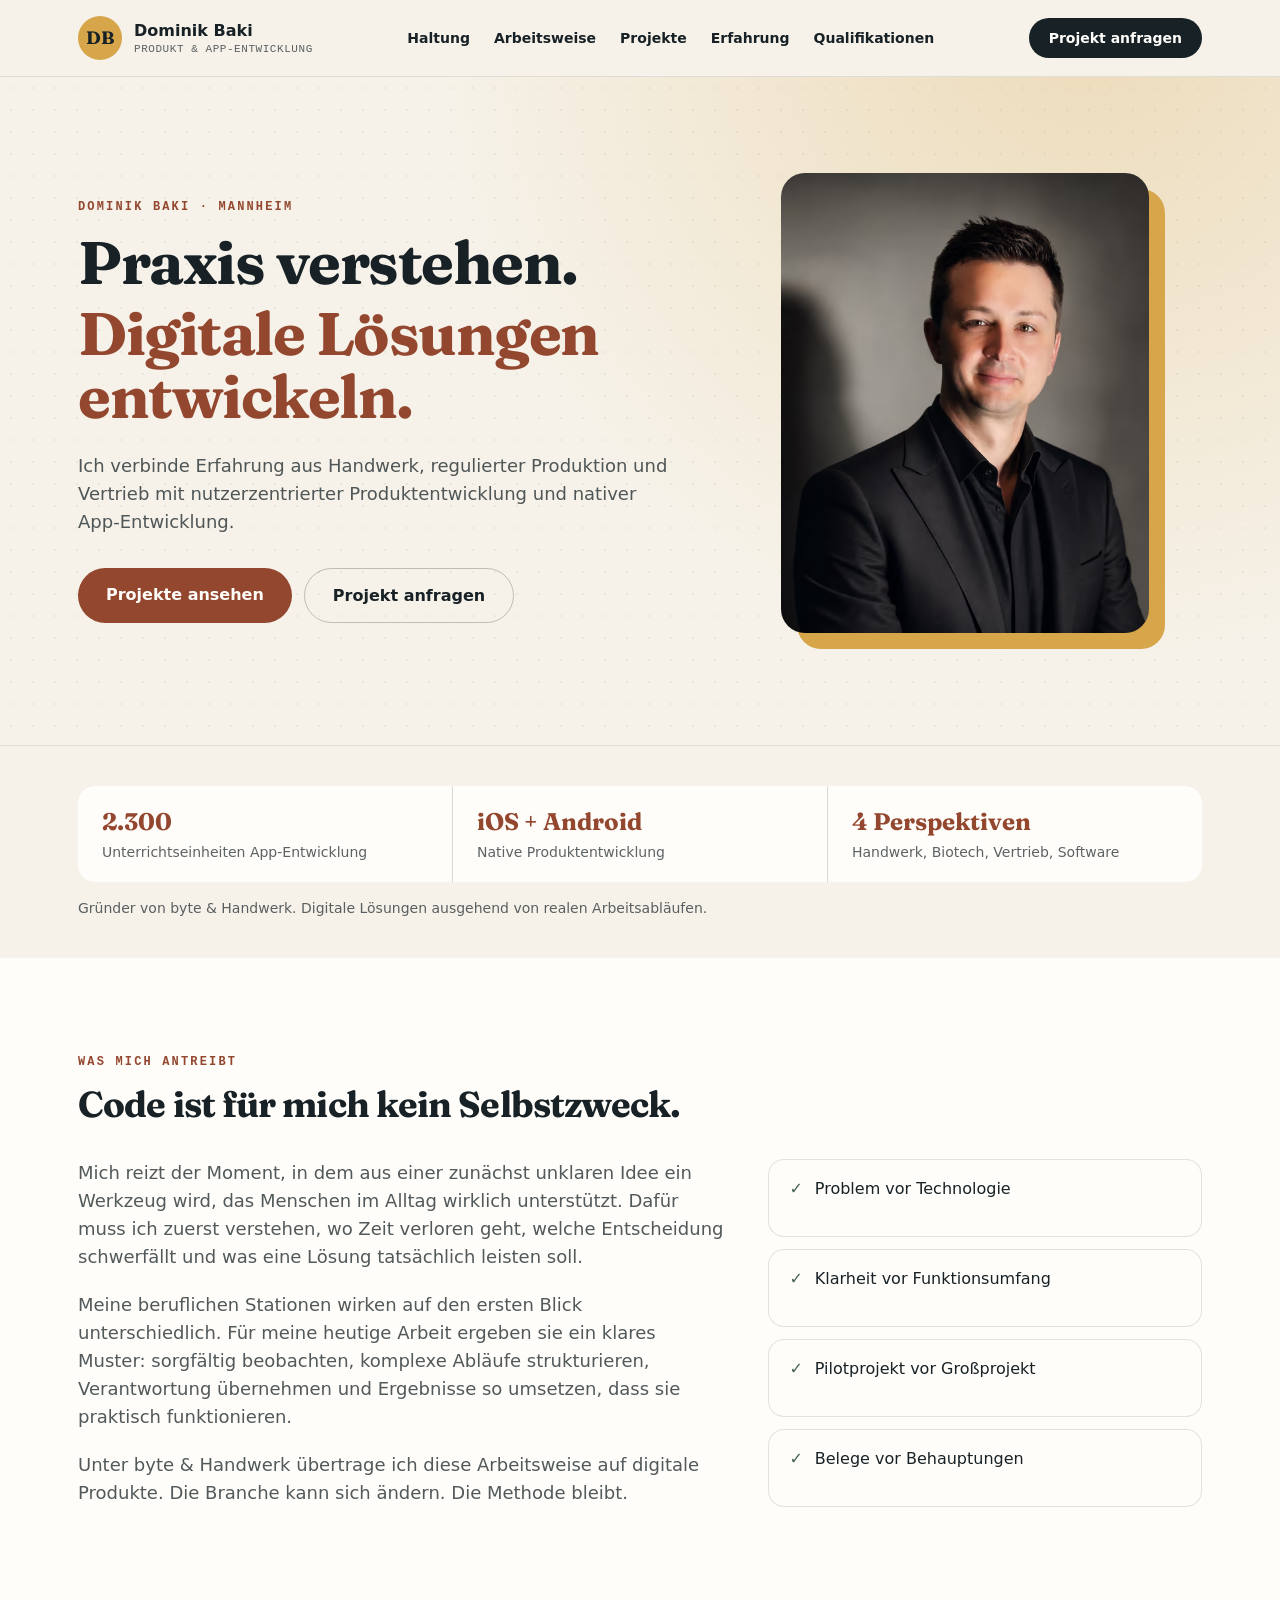
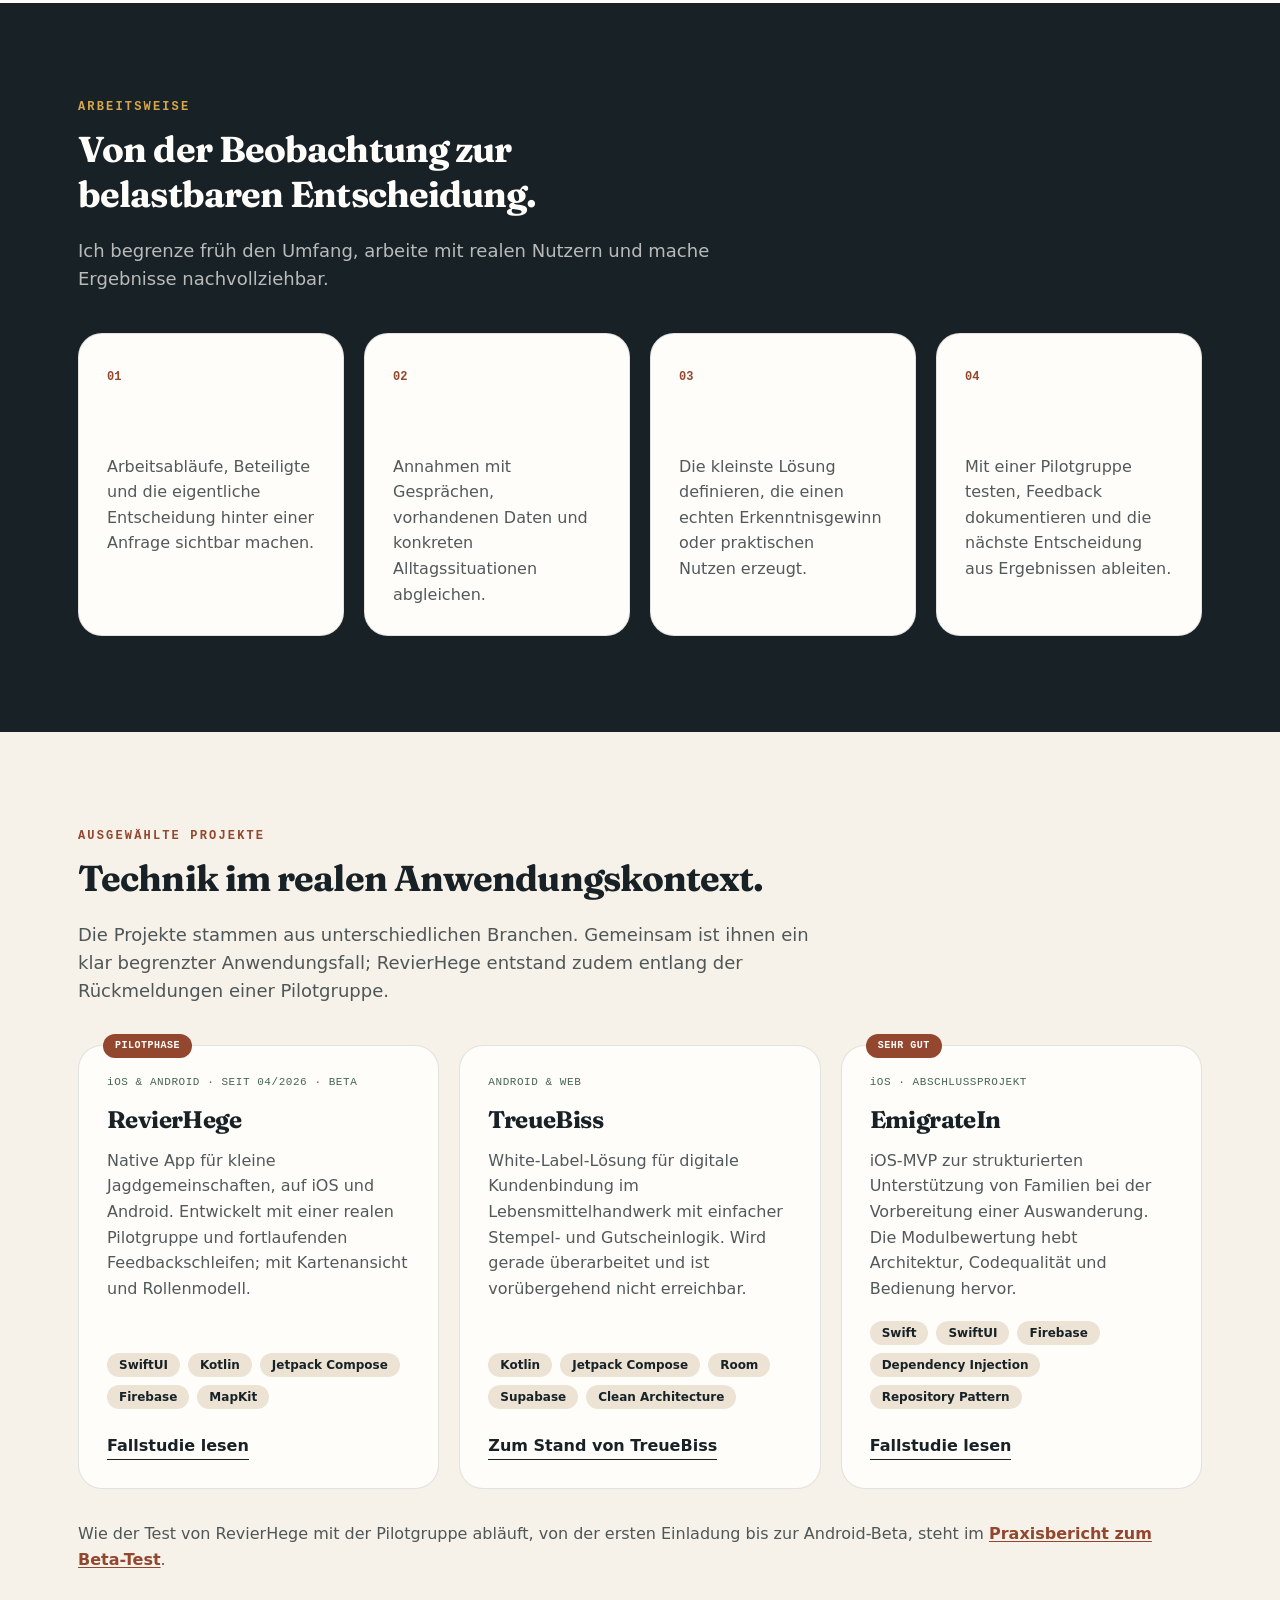
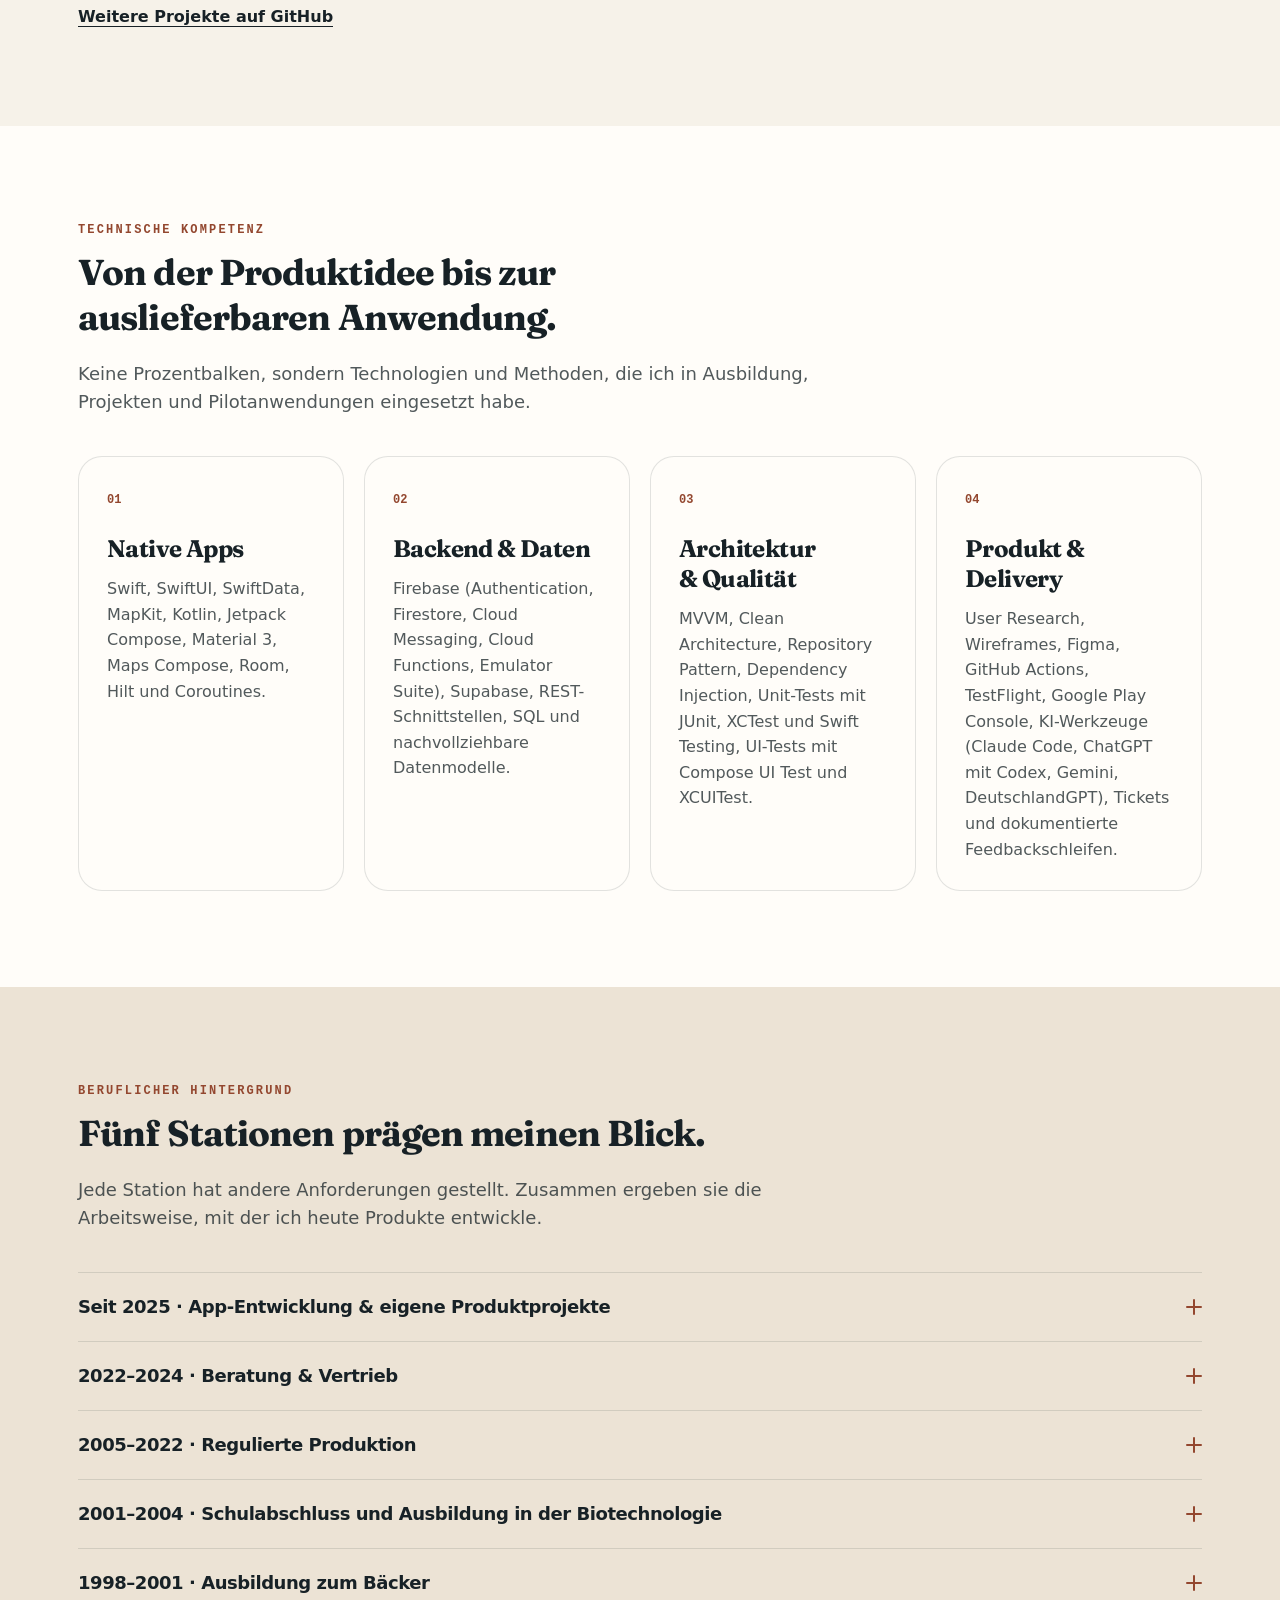
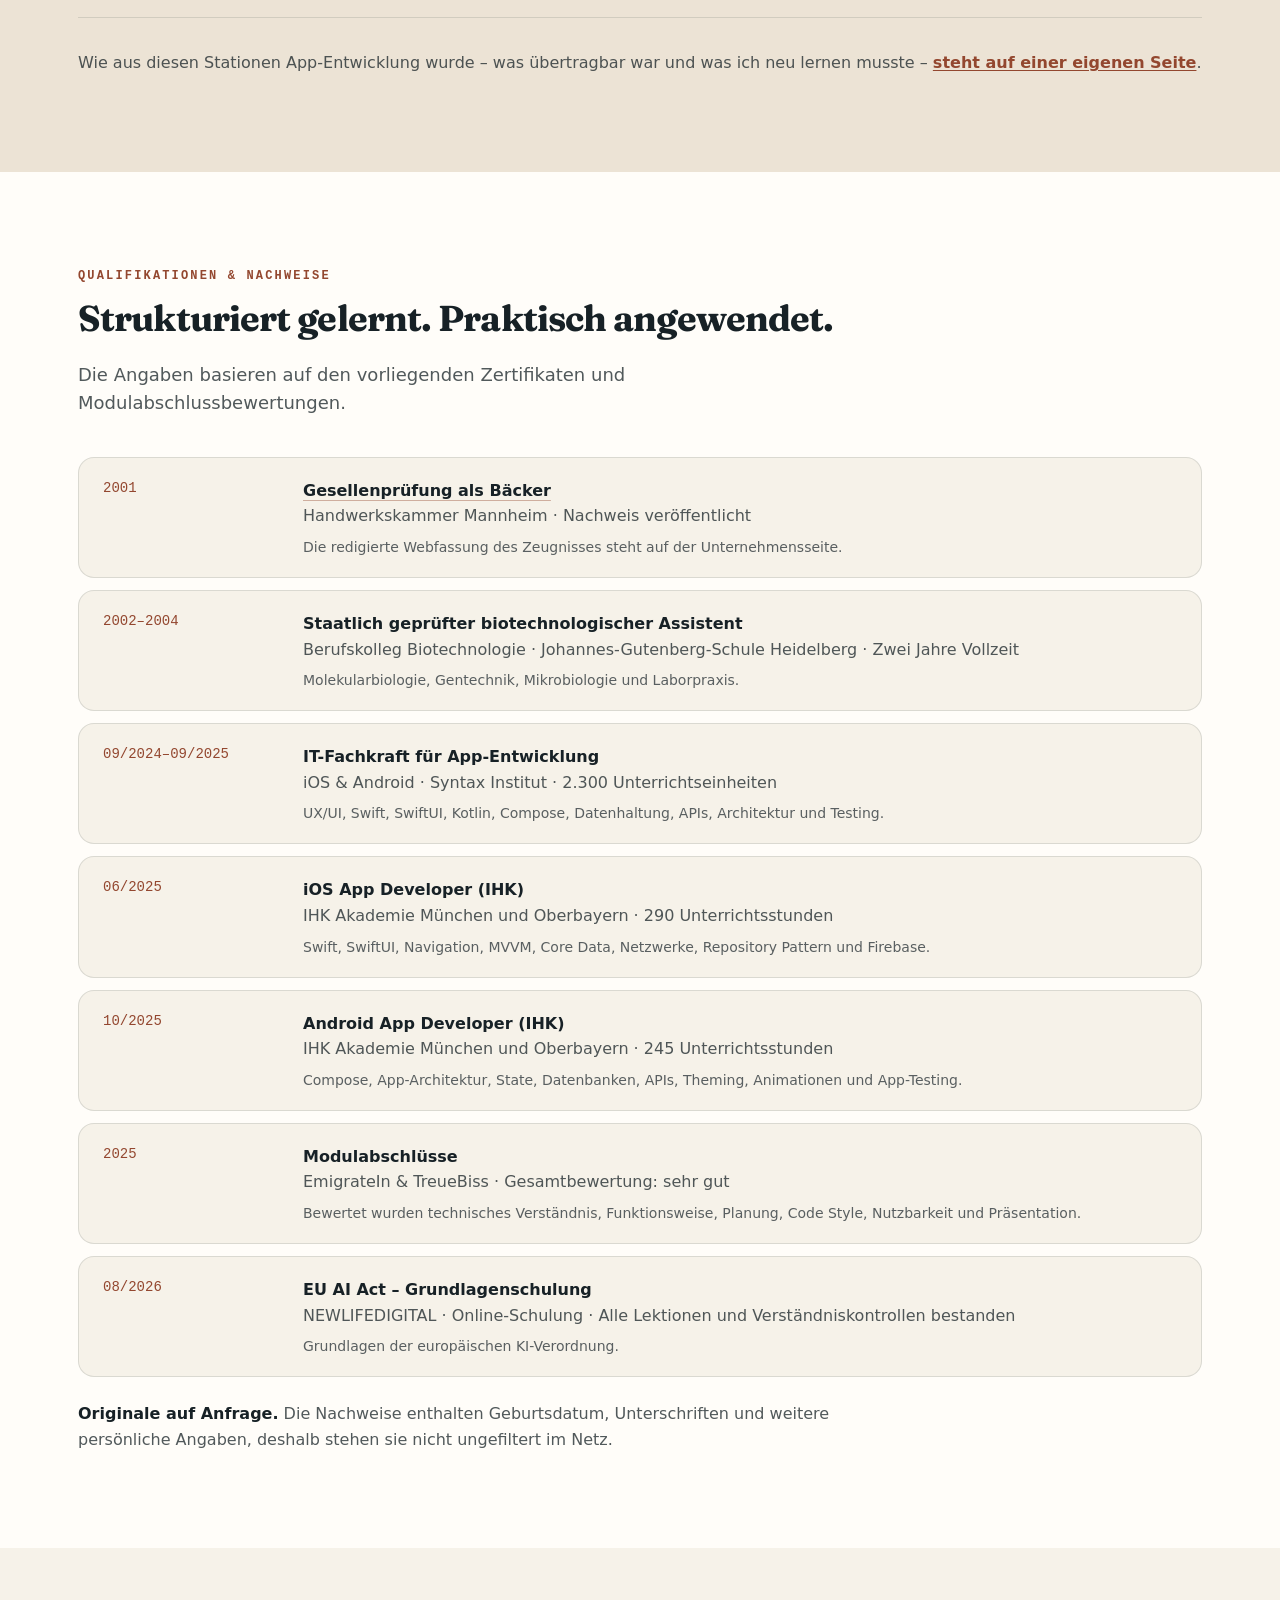
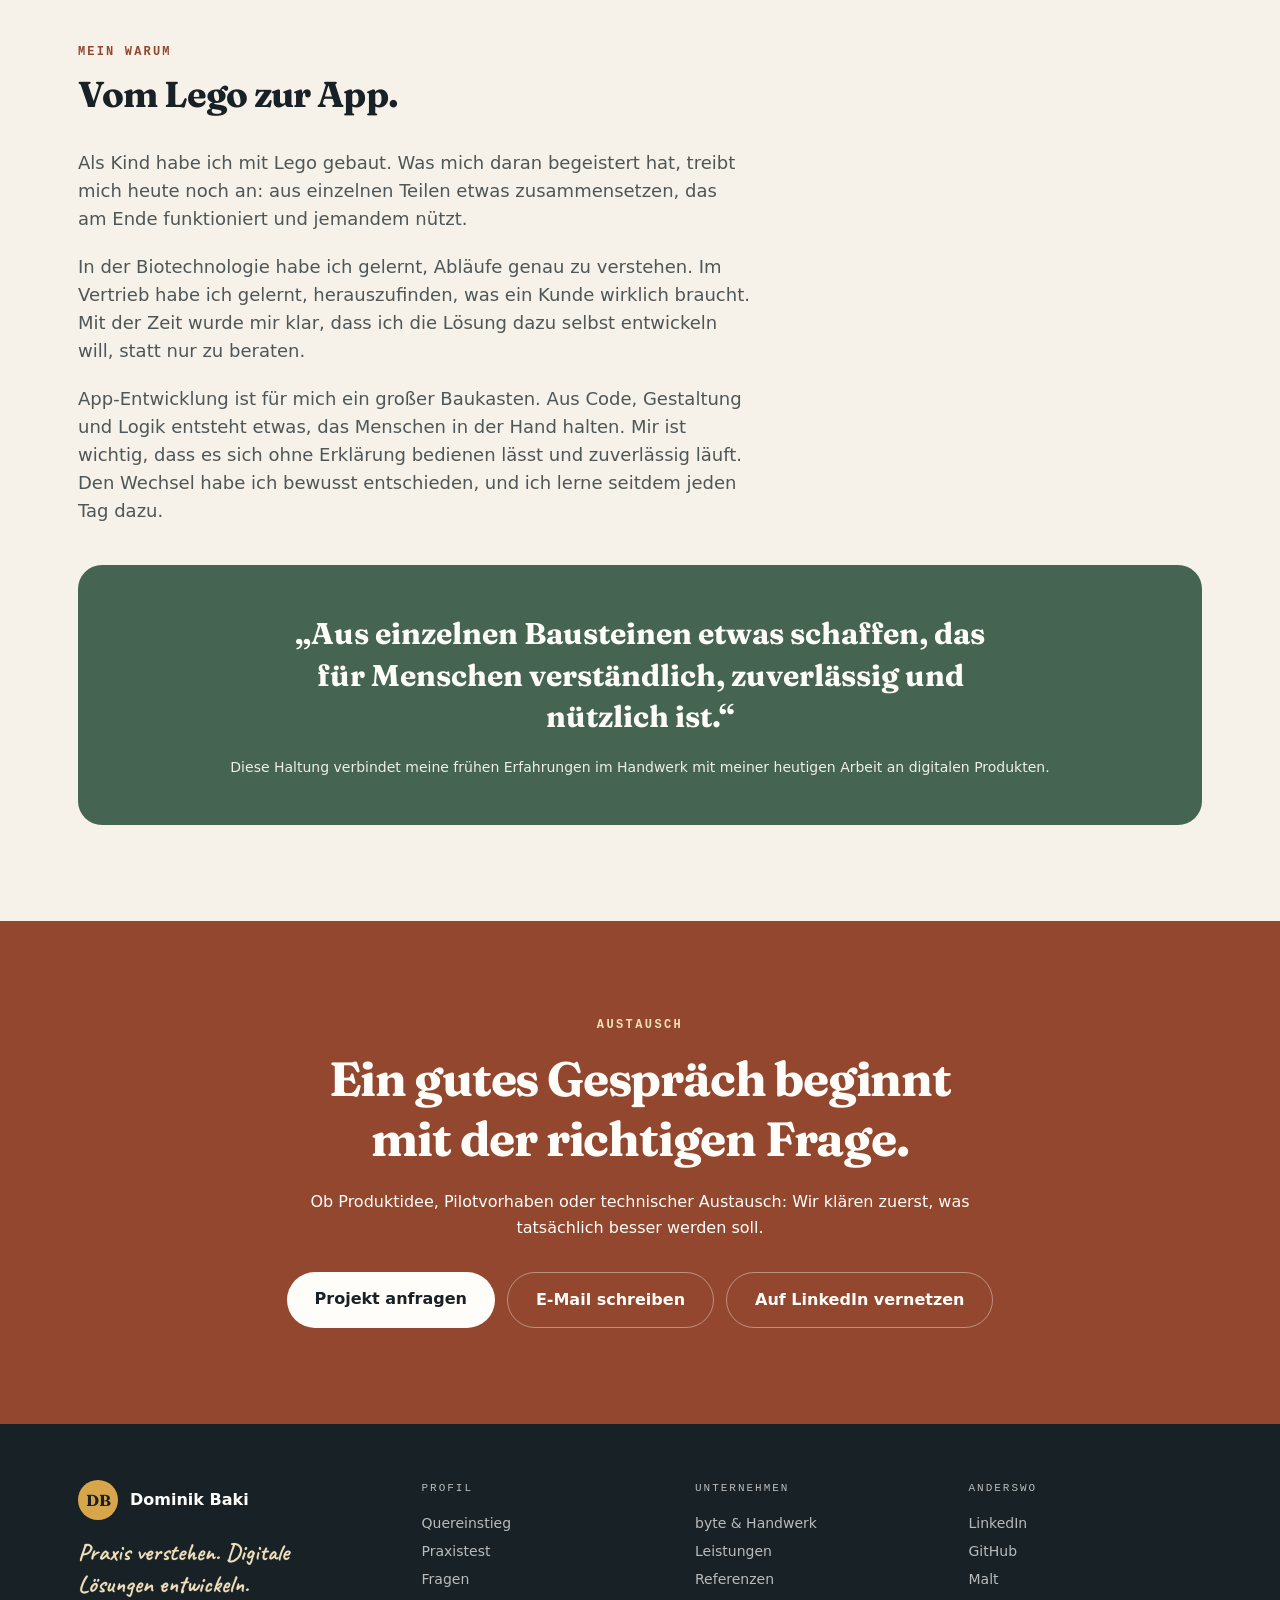
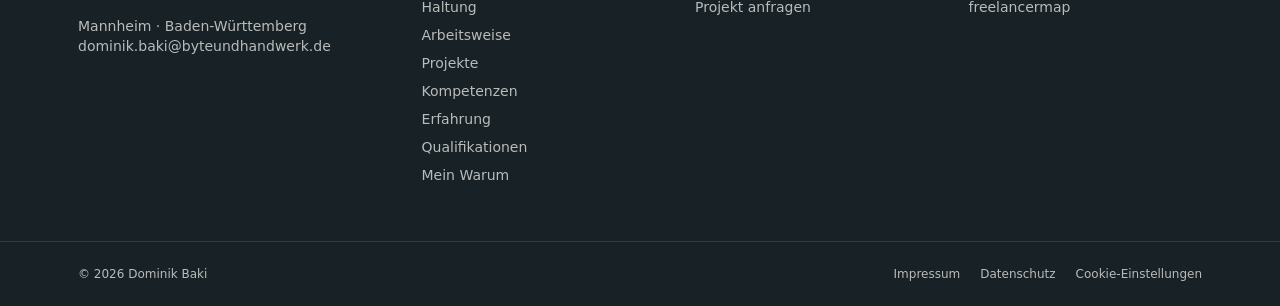
<file: index.html>
<!DOCTYPE html><html lang="de"><head><meta charset="utf-8"><meta name="viewport" content="width=device-width, initial-scale=1"><title>Dominik Baki | Produktentwicklung &amp; native Apps</title><meta name="description" content="Dominik Baki verbindet Erfahrung aus Handwerk, regulierter Produktion und Vertrieb mit nutzerzentrierter Produktentwicklung und nativer App-Entwicklung."><meta name="theme-color" content="#f6f2e9"><link rel="canonical" href="https://dominikbaki.com/"><meta property="og:type" content="profile"><meta property="og:locale" content="de_DE"><meta property="og:site_name" content="Dominik Baki"><meta property="og:url" content="https://dominikbaki.com/"><meta property="og:title" content="Dominik Baki | Produktentwicklung &amp; native Apps"><meta property="og:description" content="Dominik Baki verbindet Erfahrung aus Handwerk, regulierter Produktion und Vertrieb mit nutzerzentrierter Produktentwicklung und nativer App-Entwicklung."><meta property="og:image" content="https://dominikbaki.com/assets/og/startseite.png"><meta property="og:image:width" content="1200"><meta property="og:image:height" content="630"><meta property="og:image:alt" content="Dominik Baki | Produktentwicklung &amp; native Apps – Dominik Baki"><meta name="twitter:card" content="summary_large_image"><meta name="twitter:title" content="Dominik Baki | Produktentwicklung &amp; native Apps"><meta name="twitter:description" content="Dominik Baki verbindet Erfahrung aus Handwerk, regulierter Produktion und Vertrieb mit nutzerzentrierter Produktentwicklung und nativer App-Entwicklung."><meta name="twitter:image" content="https://dominikbaki.com/assets/og/startseite.png"><meta name="twitter:image:alt" content="Dominik Baki | Produktentwicklung &amp; native Apps – Dominik Baki"><link rel="dns-prefetch" href="//app.usercentrics.eu"><link rel="dns-prefetch" href="//api.usercentrics.eu"><link rel="preconnect" href="//privacy-proxy.usercentrics.eu"><script id="usercentrics-cmp" data-eu-mode="true" data-settings-id="vC1A9YPEa2XgYq" src="https://app.eu.usercentrics.eu/browser-ui/latest/loader.js" async></script><script src="https://privacy-proxy.usercentrics.eu/latest/uc-block.bundle.js"></script><script type="text/plain" data-usercentrics="Google Analytics 4" async src="https://www.googletagmanager.com/gtag/js?id=G-72ZE2LZPZM"></script><script type="text/plain" data-usercentrics="Google Analytics 4" src="/js/analytics.js"></script><style>@font-face{font-family:Fraunces-a4d5d08373048a4e;src:url("/_astro/fonts/fb24b5285e1543be.woff2") format("woff2");font-display:swap;unicode-range:U+0000-00FF,U+0131,U+0152-0153,U+02BB-02BC,U+02C6,U+02DA,U+02DC,U+0304,U+0308,U+0329,U+2000-206F,U+20AC,U+2122,U+2191,U+2193,U+2212,U+2215,U+FEFF,U+FFFD;font-weight:700;font-style:normal;}@font-face{font-family:Fraunces-a4d5d08373048a4e;src:url("/_astro/fonts/ffe131efe71a994d.woff2") format("woff2");font-display:swap;unicode-range:U+0000-00FF,U+0131,U+0152-0153,U+02BB-02BC,U+02C6,U+02DA,U+02DC,U+0304,U+0308,U+0329,U+2000-206F,U+20AC,U+2122,U+2191,U+2193,U+2212,U+2215,U+FEFF,U+FFFD;font-weight:800;font-style:normal;}@font-face{font-family:"Fraunces-a4d5d08373048a4e fallback: Times New Roman Bold";src:local("Times New Roman Bold");font-display:swap;font-weight:700;font-style:normal;size-adjust:115.5756%;ascent-override:84.6199%;descent-override:22.0635%;line-gap-override:0%;}@font-face{font-family:"Fraunces-a4d5d08373048a4e fallback: Times New Roman Bold";src:local("Times New Roman Bold");font-display:swap;font-weight:800;font-style:normal;size-adjust:115.5756%;ascent-override:84.6199%;descent-override:22.0635%;line-gap-override:0%;}:root{--font-fraunces:Fraunces-a4d5d08373048a4e,"Fraunces-a4d5d08373048a4e fallback: Times New Roman Bold",Georgia,serif;}</style><link rel="preload" href="/_astro/fonts/fb24b5285e1543be.woff2" as="font" type="font/woff2" crossorigin><style>@font-face{font-family:Caveat-528d0b49339669be;src:url("/_astro/fonts/db3a053d8f679fdc.woff2") format("woff2");font-display:swap;unicode-range:U+0000-00FF,U+0131,U+0152-0153,U+02BB-02BC,U+02C6,U+02DA,U+02DC,U+0304,U+0308,U+0329,U+2000-206F,U+20AC,U+2122,U+2191,U+2193,U+2212,U+2215,U+FEFF,U+FFFD;font-weight:600;font-style:normal;}:root{--font-caveat:Caveat-528d0b49339669be,cursive;}</style><script>
  document.documentElement.classList.add('js');
  setTimeout(function () {
    document.documentElement.classList.add('bewegung-fertig');
  }, 4000);
</script><script type="module">var e=document.querySelectorAll(`[data-reveal]`),t=e=>e.classList.add(`is-sichtbar`);if(!(`IntersectionObserver`in window))e.forEach(t);else{let n=new IntersectionObserver(e=>{for(let r of e)r.isIntersecting&&(t(r.target),n.unobserve(r.target))},{threshold:.15,rootMargin:`0px 0px -5% 0px`});e.forEach(e=>n.observe(e))}</script><link rel="icon" type="image/png" href="/favicon-96x96.png" sizes="96x96"><link rel="icon" type="image/svg+xml" href="/favicon.svg"><link rel="shortcut icon" href="/favicon.ico"><link rel="apple-touch-icon" sizes="180x180" href="/apple-touch-icon.png"><script type="application/ld+json">{"@context":"https://schema.org","@graph":[{"@type":"Person","@id":"https://dominikbaki.com/#person","name":"Dominik Baki","url":"https://dominikbaki.com/","jobTitle":"Gründer und App-Entwickler","email":"mailto:dominik.baki@byteundhandwerk.de","address":{"@type":"PostalAddress","addressLocality":"Mannheim","addressRegion":"Baden-Württemberg","addressCountry":"DE"},"worksFor":{"@type":"Organization","name":"byte & Handwerk","url":"https://byteundhandwerk.de/"},"image":"https://dominikbaki.com/_astro/dominik-baki.G6Akh5Lf_1ULNhM.jpg","hasCredential":[{"@type":"EducationalOccupationalCredential","name":"Gesellenprüfung Bäcker","recognizedBy":{"@type":"Organization","name":"Handwerkskammer Mannheim"}},{"@type":"EducationalOccupationalCredential","name":"Staatlich geprüfter biotechnologischer Assistent","recognizedBy":{"@type":"Organization","name":"Johannes-Gutenberg-Schule Heidelberg"}},{"@type":"EducationalOccupationalCredential","name":"IT-Fachkraft für App-Entwicklung (iOS und Android)","recognizedBy":{"@type":"Organization","name":"Syntax Institut"}},{"@type":"EducationalOccupationalCredential","name":"iOS App Developer (IHK)","recognizedBy":{"@type":"Organization","name":"IHK Akademie München und Oberbayern"}},{"@type":"EducationalOccupationalCredential","name":"Android App Developer (IHK)","recognizedBy":{"@type":"Organization","name":"IHK Akademie München und Oberbayern"}},{"@type":"EducationalOccupationalCredential","name":"EU AI Act – Grundlagenschulung","recognizedBy":{"@type":"Organization","name":"NEWLIFEDIGITAL"}}],"knowsAbout":["Native iOS-Entwicklung","Android-Entwicklung","SwiftUI","Kotlin","Firebase","Supabase","Produktentwicklung","Problemvalidierung"],"sameAs":["https://byteundhandwerk.de/ueber-mich","https://www.linkedin.com/in/dominik-baki","https://github.com/Code-Noob82","https://www.malt.com/de-de/profile/dominikbaki1","https://www.freelancermap.de/profil/dominik-baki"]},{"@type":"ProfilePage","@id":"https://dominikbaki.com/#profilseite","url":"https://dominikbaki.com/","name":"Dominik Baki","description":"Dominik Baki verbindet Erfahrung aus Handwerk, regulierter Produktion und Vertrieb mit nutzerzentrierter Produktentwicklung und nativer App-Entwicklung.","mainEntity":{"@id":"https://dominikbaki.com/#person"}}]}</script><link rel="stylesheet" href="/_astro/Seite.CKxK9mWF.css"></head><body><a href="#inhalt" class="sr-only z-50 rounded-full bg-ink px-5 py-3 font-bold text-cream focus:not-sr-only focus:fixed focus:top-3 focus:left-3">Zum Inhalt springen</a><header class="site-header sticky top-0 z-40 border-b border-ink/10 bg-paper/92 backdrop-blur"><div class="mx-auto flex max-w-content items-center justify-between gap-6 px-4 py-4 sm:px-6 lg:px-12"><a href="/" class="flex items-center gap-3"><span class="grid size-11 place-items-center rounded-full bg-gold text-ink"><span class="font-display text-lg leading-none font-bold">DB</span></span><span class="grid leading-tight"><span class="text-base font-bold whitespace-nowrap">Dominik Baki</span><small class="hidden font-mono text-[11px] tracking-wider text-ink/70 uppercase sm:block">Produkt &amp; App-Entwicklung</small></span></a><nav class="desktop-nav hidden gap-6 text-sm font-semibold xl:flex" aria-label="Hauptnavigation"><a href="/#haltung" class="hover:text-clay-dark">Haltung</a><a href="/#arbeitsweise" class="hover:text-clay-dark">Arbeitsweise</a><a href="/#projekte" class="hover:text-clay-dark">Projekte</a><a href="/#erfahrung" class="hover:text-clay-dark">Erfahrung</a><a href="/#qualifikationen" class="hover:text-clay-dark">Qualifikationen</a></nav><div class="flex items-center gap-2"><a href="https://byteundhandwerk.de/projektanfrage" class="hidden rounded-full bg-ink px-5 py-2.5 text-sm font-bold text-cream transition hover:bg-clay-dark sm:inline-flex">Projekt anfragen</a><details class="group relative size-11 [&amp;:not(:has(>summary))]:invisible xl:hidden"><summary class="grid size-11 cursor-pointer list-none place-items-center rounded-full border border-ink/20 [&amp;::-webkit-details-marker]:hidden" aria-label="Menü"><span aria-hidden="true" class="grid gap-1"><span class="block h-0.5 w-5 bg-ink transition group-open:translate-y-1.5 group-open:rotate-45"></span><span class="block h-0.5 w-5 bg-ink transition group-open:opacity-0"></span><span class="block h-0.5 w-5 bg-ink transition group-open:-translate-y-1.5 group-open:-rotate-45"></span></span></summary><nav class="mobile-nav absolute right-0 mt-3 grid w-64 gap-1 rounded-2xl border border-ink/12 bg-cream p-3 shadow-karte" aria-label="Mobile Navigation"><a href="/#haltung" class="rounded-lg px-3 py-2.5 font-semibold hover:bg-paper-deep">Haltung</a><a href="/#arbeitsweise" class="rounded-lg px-3 py-2.5 font-semibold hover:bg-paper-deep">Arbeitsweise</a><a href="/#projekte" class="rounded-lg px-3 py-2.5 font-semibold hover:bg-paper-deep">Projekte</a><a href="/#erfahrung" class="rounded-lg px-3 py-2.5 font-semibold hover:bg-paper-deep">Erfahrung</a><a href="/#qualifikationen" class="rounded-lg px-3 py-2.5 font-semibold hover:bg-paper-deep">Qualifikationen</a><a href="https://byteundhandwerk.de/projektanfrage" class="mt-1 rounded-full bg-ink px-4 py-2.5 text-center font-bold text-cream sm:hidden">Projekt anfragen</a></nav></details></div></div></header><main id="inhalt"><div id="profil"><section class="mehlstaub relative overflow-hidden border-b border-ink/10"><div class="absolute inset-0 bg-[radial-gradient(circle_at_85%_-10%,rgba(215,166,74,0.3),transparent_50%)]"></div><div class="relative mx-auto grid max-w-content items-center gap-12 px-4 py-16 sm:px-6 lg:px-12 lg:py-24 lg:grid-cols-[1.15fr_0.85fr]"><div><p class="font-mono text-xs font-bold tracking-[0.18em] text-clay-dark uppercase" data-eyebrow>Dominik Baki · Mannheim</p><h1 class="mt-4 text-4xl leading-[1.05] font-bold tracking-tight sm:text-5xl lg:text-6xl">Praxis verstehen. <span class="mt-2 block text-clay-dark">Digitale Lösungen entwickeln.</span></h1><p class="mt-6 max-w-2xl text-lg text-ink/75">Ich verbinde Erfahrung aus Handwerk, regulierter Produktion und Vertrieb mit nutzerzentrierter Produktentwicklung und nativer App-Entwicklung.</p><div class="hero-actions mt-8 flex flex-wrap gap-3"><a href="#projekte" class="rounded-full bg-clay-dark px-7 py-3.5 font-bold text-cream transition hover:bg-ink">Projekte ansehen</a><a href="https://byteundhandwerk.de/projektanfrage" class="rounded-full border border-ink/25 px-7 py-3.5 font-bold transition hover:border-ink hover:bg-ink hover:text-cream">Projekt anfragen</a></div></div><div><div class="relative mx-auto w-full max-w-sm pr-4 pb-4"><div aria-hidden="true" class="absolute top-4 right-0 bottom-0 left-4 rounded-3xl bg-gold"></div><picture><source srcset="/_astro/dominik-baki.G6Akh5Lf_Z18pni.avif 360w, /_astro/dominik-baki.G6Akh5Lf_13JiWJ.avif 540w, /_astro/dominik-baki.G6Akh5Lf_Z18a1ir.avif 720w" type="image/avif" sizes="(min-width: 1024px) 380px, 90vw"><source srcset="/_astro/dominik-baki.G6Akh5Lf_lCYYo.webp 360w, /_astro/dominik-baki.G6Akh5Lf_1qvIkq.webp 540w, /_astro/dominik-baki.G6Akh5Lf_ZKnAUK.webp 720w" type="image/webp" sizes="(min-width: 1024px) 380px, 90vw"><img src="/_astro/dominik-baki.G6Akh5Lf_Z1HoeD4.jpg" srcset="/_astro/dominik-baki.G6Akh5Lf_Z22nIB0.jpg 360w, /_astro/dominik-baki.G6Akh5Lf_ZWv0fX.jpg 540w, /_astro/dominik-baki.G6Akh5Lf_1ULNhM.jpg 720w" alt="Dominik Baki, Gründer und App-Entwickler" sizes="(min-width: 1024px) 380px, 90vw" loading="eager" decoding="async" width="1122" height="1402" class="relative rounded-3xl"></picture></div></div></div><span id="kopf-ende" hidden></span></section></div><div class="mx-auto w-full max-w-content px-4 sm:px-6 lg:px-12 py-10"><dl class="grid gap-px overflow-hidden rounded-2xl sm:grid-cols-3 bg-ink/12 "><div class="px-6 py-5 bg-cream"><dt class="font-display text-2xl font-bold text-clay-dark">2.300</dt><dd class="mt-1 text-sm text-ink/70">Unterrichtseinheiten App-Entwicklung</dd></div><div class="px-6 py-5 bg-cream"><dt class="font-display text-2xl font-bold text-clay-dark">iOS + Android</dt><dd class="mt-1 text-sm text-ink/70">Native Produktentwicklung</dd></div><div class="px-6 py-5 bg-cream"><dt class="font-display text-2xl font-bold text-clay-dark">4 Perspektiven</dt><dd class="mt-1 text-sm text-ink/70">Handwerk, Biotech, Vertrieb, Software</dd></div></dl><p class="mt-4 text-sm text-ink/70">Gründer von byte & Handwerk. Digitale Lösungen ausgehend von realen Arbeitsabläufen.</p></div><section id="haltung" class="scroll-mt-32 bg-cream "><div class="mx-auto max-w-content px-4 py-16 sm:px-6 lg:px-12 lg:py-24"><div class="max-w-3xl"><p class="font-mono text-xs font-bold tracking-[0.18em] uppercase text-clay-dark">Was mich antreibt</p><h2 class="mt-3 text-3xl leading-tight font-bold tracking-tight sm:text-4xl">Code ist für mich kein Selbstzweck.</h2></div><div class="mt-8 grid gap-10 lg:grid-cols-[1.2fr_0.8fr]"><div class="grid max-w-2xl gap-5 text-lg text-ink/75"><p>Mich reizt der Moment, in dem aus einer zunächst unklaren Idee ein Werkzeug wird, das Menschen im Alltag wirklich unterstützt. Dafür muss ich zuerst verstehen, wo Zeit verloren geht, welche Entscheidung schwerfällt und was eine Lösung tatsächlich leisten soll.</p><p>Meine beruflichen Stationen wirken auf den ersten Blick unterschiedlich. Für meine heutige Arbeit ergeben sie ein klares Muster: sorgfältig beobachten, komplexe Abläufe strukturieren, Verantwortung übernehmen und Ergebnisse so umsetzen, dass sie praktisch funktionieren.</p><p>Unter byte & Handwerk übertrage ich diese Arbeitsweise auf digitale Produkte. Die Branche kann sich ändern. Die Methode bleibt.</p></div><ul class="grid gap-3 "><li class="flex gap-3 rounded-2xl border px-5 py-4 border-ink/12 bg-cream"><span aria-hidden="true" class="font-bold text-green">✓</span><span>Problem vor Technologie</span></li><li class="flex gap-3 rounded-2xl border px-5 py-4 border-ink/12 bg-cream"><span aria-hidden="true" class="font-bold text-green">✓</span><span>Klarheit vor Funktionsumfang</span></li><li class="flex gap-3 rounded-2xl border px-5 py-4 border-ink/12 bg-cream"><span aria-hidden="true" class="font-bold text-green">✓</span><span>Pilotprojekt vor Großprojekt</span></li><li class="flex gap-3 rounded-2xl border px-5 py-4 border-ink/12 bg-cream"><span aria-hidden="true" class="font-bold text-green">✓</span><span>Belege vor Behauptungen</span></li></ul></div></div></section><section id="arbeitsweise" class="scroll-mt-32 bg-ink text-cream "><div class="mx-auto max-w-content px-4 py-16 sm:px-6 lg:px-12 lg:py-24"><div class="max-w-3xl"><p class="font-mono text-xs font-bold tracking-[0.18em] uppercase text-gold">Arbeitsweise</p><h2 class="mt-3 text-3xl leading-tight font-bold tracking-tight sm:text-4xl">Von der Beobachtung zur belastbaren Entscheidung.</h2><p class="mt-5 text-lg text-cream/70">Ich begrenze früh den Umfang, arbeite mit realen Nutzern und mache Ergebnisse nachvollziehbar.</p></div><div class="mt-10 grid gap-5 md:grid-cols-2 lg:grid-cols-4 "><article class="rounded-3xl border p-7 border-ink/12 bg-cream" data-reveal="auftauchen" style="--verzoegerung:0ms"><span class="font-mono text-xs font-bold text-clay-dark">01</span><h3 class="mt-6 text-2xl leading-tight font-bold tracking-tight">Verstehen</h3><p class="mt-3 text-ink/75">Arbeitsabläufe, Beteiligte und die eigentliche Entscheidung hinter einer Anfrage sichtbar machen.</p></article><article class="rounded-3xl border p-7 border-ink/12 bg-cream" data-reveal="auftauchen" style="--verzoegerung:80ms"><span class="font-mono text-xs font-bold text-clay-dark">02</span><h3 class="mt-6 text-2xl leading-tight font-bold tracking-tight">Prüfen</h3><p class="mt-3 text-ink/75">Annahmen mit Gesprächen, vorhandenen Daten und konkreten Alltagssituationen abgleichen.</p></article><article class="rounded-3xl border p-7 border-ink/12 bg-cream" data-reveal="auftauchen" style="--verzoegerung:160ms"><span class="font-mono text-xs font-bold text-clay-dark">03</span><h3 class="mt-6 text-2xl leading-tight font-bold tracking-tight">Begrenzen</h3><p class="mt-3 text-ink/75">Die kleinste Lösung definieren, die einen echten Erkenntnisgewinn oder praktischen Nutzen erzeugt.</p></article><article class="rounded-3xl border p-7 border-ink/12 bg-cream" data-reveal="auftauchen" style="--verzoegerung:240ms"><span class="font-mono text-xs font-bold text-clay-dark">04</span><h3 class="mt-6 text-2xl leading-tight font-bold tracking-tight">Lernen</h3><p class="mt-3 text-ink/75">Mit einer Pilotgruppe testen, Feedback dokumentieren und die nächste Entscheidung aus Ergebnissen ableiten.</p></article></div></div></section><section id="projekte" class="scroll-mt-32 bg-paper "><div class="mx-auto max-w-content px-4 py-16 sm:px-6 lg:px-12 lg:py-24"><div class="max-w-3xl"><p class="font-mono text-xs font-bold tracking-[0.18em] uppercase text-clay-dark">Ausgewählte Projekte</p><h2 class="mt-3 text-3xl leading-tight font-bold tracking-tight sm:text-4xl">Technik im realen Anwendungskontext.</h2><p class="mt-5 text-lg text-ink/75">Die Projekte stammen aus unterschiedlichen Branchen. Gemeinsam ist ihnen ein klar begrenzter Anwendungsfall; RevierHege entstand zudem entlang der Rückmeldungen einer Pilotgruppe.</p></div><div class="mt-10 grid gap-5 md:grid-cols-3"><article class="relative flex flex-col rounded-3xl border border-ink/12 p-7 bg-cream " data-reveal="auftauchen" style="--verzoegerung:0ms"><span class="absolute -top-3 left-6 rounded-full bg-clay-dark px-3 py-1 font-mono text-[10px] font-bold tracking-wider text-cream uppercase">Pilotphase</span><p class="font-mono text-[11px] tracking-wider text-green uppercase"><span class="normal-case">iOS</span> &amp; Android · seit 04/2026 · Beta</p><h3 class="mt-3 text-2xl font-bold tracking-tight" translate="no">RevierHege</h3><p class="mt-3 flex-1 text-ink/75">Native App für kleine Jagdgemeinschaften, auf iOS und Android. Entwickelt mit einer realen Pilotgruppe und fortlaufenden Feedbackschleifen; mit Kartenansicht und Rollenmodell.</p><ul class="mt-5 flex flex-wrap gap-2" aria-label="Technik" translate="no"><li class="rounded-full px-3 py-1 text-xs font-semibold bg-paper-deep">SwiftUI</li><li class="rounded-full px-3 py-1 text-xs font-semibold bg-paper-deep">Kotlin</li><li class="rounded-full px-3 py-1 text-xs font-semibold bg-paper-deep">Jetpack Compose</li><li class="rounded-full px-3 py-1 text-xs font-semibold bg-paper-deep">Firebase</li><li class="rounded-full px-3 py-1 text-xs font-semibold bg-paper-deep">MapKit</li></ul><a href="https://byteundhandwerk.de/referenz-revierhege" class="mt-6 self-start border-b border-ink font-bold hover:text-clay-dark">Fallstudie lesen<span class="sr-only">: RevierHege</span></a></article><article class="relative flex flex-col rounded-3xl border border-ink/12 p-7 bg-cream " data-reveal="auftauchen" style="--verzoegerung:80ms"><p class="font-mono text-[11px] tracking-wider text-green uppercase">Android &amp; Web</p><h3 class="mt-3 text-2xl font-bold tracking-tight" translate="no">TreueBiss</h3><p class="mt-3 flex-1 text-ink/75">White-Label-Lösung für digitale Kundenbindung im Lebensmittelhandwerk mit einfacher Stempel- und Gutscheinlogik. Wird gerade überarbeitet und ist vorübergehend nicht erreichbar.</p><ul class="mt-5 flex flex-wrap gap-2" aria-label="Technik" translate="no"><li class="rounded-full px-3 py-1 text-xs font-semibold bg-paper-deep">Kotlin</li><li class="rounded-full px-3 py-1 text-xs font-semibold bg-paper-deep">Jetpack Compose</li><li class="rounded-full px-3 py-1 text-xs font-semibold bg-paper-deep">Room</li><li class="rounded-full px-3 py-1 text-xs font-semibold bg-paper-deep">Supabase</li><li class="rounded-full px-3 py-1 text-xs font-semibold bg-paper-deep">Clean Architecture</li></ul><a href="https://byteundhandwerk.de/treuebiss" class="mt-6 self-start border-b border-ink font-bold hover:text-clay-dark">Zum Stand von TreueBiss<span class="sr-only">: TreueBiss</span></a></article><article class="relative flex flex-col rounded-3xl border border-ink/12 p-7 bg-cream " data-reveal="auftauchen" style="--verzoegerung:160ms"><span class="absolute -top-3 left-6 rounded-full bg-clay-dark px-3 py-1 font-mono text-[10px] font-bold tracking-wider text-cream uppercase">Sehr gut</span><p class="font-mono text-[11px] tracking-wider text-green uppercase"><span class="normal-case">iOS</span> · Abschlussprojekt</p><h3 class="mt-3 text-2xl font-bold tracking-tight" translate="no">EmigrateIn</h3><p class="mt-3 flex-1 text-ink/75">iOS-MVP zur strukturierten Unterstützung von Familien bei der Vorbereitung einer Auswanderung. Die Modulbewertung hebt Architektur, Codequalität und Bedienung hervor.</p><ul class="mt-5 flex flex-wrap gap-2" aria-label="Technik" translate="no"><li class="rounded-full px-3 py-1 text-xs font-semibold bg-paper-deep">Swift</li><li class="rounded-full px-3 py-1 text-xs font-semibold bg-paper-deep">SwiftUI</li><li class="rounded-full px-3 py-1 text-xs font-semibold bg-paper-deep">Firebase</li><li class="rounded-full px-3 py-1 text-xs font-semibold bg-paper-deep">Dependency Injection</li><li class="rounded-full px-3 py-1 text-xs font-semibold bg-paper-deep">Repository Pattern</li></ul><a href="https://byteundhandwerk.de/referenz-emigratein" class="mt-6 self-start border-b border-ink font-bold hover:text-clay-dark">Fallstudie lesen<span class="sr-only">: EmigrateIn</span></a></article></div><p class="mt-8 text-ink/75">Wie der Test von RevierHege mit der Pilotgruppe abläuft, von der ersten Einladung bis zur Android-Beta, steht im <a href="/testflight-praxistest" class="font-semibold text-clay-dark underline underline-offset-2">Praxisbericht zum Beta-Test</a>.</p><p class="mt-8"><a href="https://github.com/Code-Noob82" class="border-b border-ink font-bold hover:text-clay-dark" target="_blank" rel="noopener noreferrer">Weitere Projekte auf GitHub</a></p></div></section><section id="kompetenzen" class="scroll-mt-32 bg-cream "><div class="mx-auto max-w-content px-4 py-16 sm:px-6 lg:px-12 lg:py-24"><div class="max-w-3xl"><p class="font-mono text-xs font-bold tracking-[0.18em] uppercase text-clay-dark">Technische Kompetenz</p><h2 class="mt-3 text-3xl leading-tight font-bold tracking-tight sm:text-4xl">Von der Produktidee bis zur auslieferbaren Anwendung.</h2><p class="mt-5 text-lg text-ink/75">Keine Prozentbalken, sondern Technologien und Methoden, die ich in Ausbildung, Projekten und Pilotanwendungen eingesetzt habe.</p></div><div class="mt-10 grid gap-5 md:grid-cols-2 lg:grid-cols-4 "><article class="rounded-3xl border p-7 border-ink/12 bg-cream" data-reveal="auftauchen" style="--verzoegerung:0ms"><span class="font-mono text-xs font-bold text-clay-dark">01</span><h3 class="mt-6 text-2xl leading-tight font-bold tracking-tight">Native Apps</h3><p class="mt-3 text-ink/75">Swift, SwiftUI, SwiftData, MapKit, Kotlin, Jetpack Compose, Material 3, Maps Compose, Room, Hilt und Coroutines.</p></article><article class="rounded-3xl border p-7 border-ink/12 bg-cream" data-reveal="auftauchen" style="--verzoegerung:80ms"><span class="font-mono text-xs font-bold text-clay-dark">02</span><h3 class="mt-6 text-2xl leading-tight font-bold tracking-tight">Backend &amp; Daten</h3><p class="mt-3 text-ink/75">Firebase (Authentication, Firestore, Cloud Messaging, Cloud Functions, Emulator Suite), Supabase, REST-Schnittstellen, SQL und nachvollziehbare Datenmodelle.</p></article><article class="rounded-3xl border p-7 border-ink/12 bg-cream" data-reveal="auftauchen" style="--verzoegerung:160ms"><span class="font-mono text-xs font-bold text-clay-dark">03</span><h3 class="mt-6 text-2xl leading-tight font-bold tracking-tight">Architektur &amp; Qualität</h3><p class="mt-3 text-ink/75">MVVM, Clean Architecture, Repository Pattern, Dependency Injection, Unit-Tests mit JUnit, XCTest und Swift Testing, UI-Tests mit Compose UI Test und XCUITest.</p></article><article class="rounded-3xl border p-7 border-ink/12 bg-cream" data-reveal="auftauchen" style="--verzoegerung:240ms"><span class="font-mono text-xs font-bold text-clay-dark">04</span><h3 class="mt-6 text-2xl leading-tight font-bold tracking-tight">Produkt &amp; Delivery</h3><p class="mt-3 text-ink/75">User Research, Wireframes, Figma, GitHub Actions, TestFlight, Google Play Console, KI-Werkzeuge (Claude Code, ChatGPT mit Codex, Gemini, DeutschlandGPT), Tickets und dokumentierte Feedbackschleifen.</p></article></div></div></section><section id="erfahrung" class="scroll-mt-32 bg-paper-deep "><div class="mx-auto max-w-content px-4 py-16 sm:px-6 lg:px-12 lg:py-24"><div class="max-w-3xl"><p class="font-mono text-xs font-bold tracking-[0.18em] uppercase text-clay-dark">Beruflicher Hintergrund</p><h2 class="mt-3 text-3xl leading-tight font-bold tracking-tight sm:text-4xl">Fünf Stationen prägen meinen Blick.</h2><p class="mt-5 text-lg text-ink/75">Jede Station hat andere Anforderungen gestellt. Zusammen ergeben sie die Arbeitsweise, mit der ich heute Produkte entwickle.</p></div><div class="divide-y divide-ink/12 border-y border-ink/12 mt-10" data-faq><details class="group"><summary class="flex cursor-pointer list-none items-center justify-between gap-6 py-5 text-lg font-semibold tracking-tight transition-colors duration-200 hover:text-clay-dark [&amp;::-webkit-details-marker]:hidden"><span>Seit 2025 · App-Entwicklung &amp; eigene Produktprojekte</span><span aria-hidden="true" class="relative size-4 shrink-0"><span class="absolute inset-x-0 top-1/2 h-0.5 -translate-y-1/2 rounded bg-clay-dark"></span><span class="absolute inset-y-0 left-1/2 w-0.5 -translate-x-1/2 rounded bg-clay-dark transition-transform duration-200 group-open:scale-y-0"></span></span></summary><div class="prosa max-w-3xl pb-6">Konzeption und Entwicklung nativer iOS- und Android-Anwendungen, Arbeit mit einer kleinen Pilotgruppe sowie strukturierte Entwicklung über Anforderungen, Tickets und Roadmaps.</div></details><details class="group"><summary class="flex cursor-pointer list-none items-center justify-between gap-6 py-5 text-lg font-semibold tracking-tight transition-colors duration-200 hover:text-clay-dark [&amp;::-webkit-details-marker]:hidden"><span>2022–2024 · Beratung &amp; Vertrieb</span><span aria-hidden="true" class="relative size-4 shrink-0"><span class="absolute inset-x-0 top-1/2 h-0.5 -translate-y-1/2 rounded bg-clay-dark"></span><span class="absolute inset-y-0 left-1/2 w-0.5 -translate-x-1/2 rounded bg-clay-dark transition-transform duration-200 group-open:scale-y-0"></span></span></summary><div class="prosa max-w-3xl pb-6">Bedarfsanalyse, verständliche Kommunikation und eigenständige Kundenbetreuung als Vertriebspartner und Handelsvertreter.</div></details><details class="group"><summary class="flex cursor-pointer list-none items-center justify-between gap-6 py-5 text-lg font-semibold tracking-tight transition-colors duration-200 hover:text-clay-dark [&amp;::-webkit-details-marker]:hidden"><span>2005–2022 · Regulierte Produktion</span><span aria-hidden="true" class="relative size-4 shrink-0"><span class="absolute inset-x-0 top-1/2 h-0.5 -translate-y-1/2 rounded bg-clay-dark"></span><span class="absolute inset-y-0 left-1/2 w-0.5 -translate-x-1/2 rounded bg-clay-dark transition-transform duration-200 group-open:scale-y-0"></span></span></summary><div class="prosa max-w-3xl pb-6">17 Jahre in regulierter pharmazeutischer und biotechnologischer Produktion (GMP), unter anderem bei AbbVie und AGC Biologics.</div></details><details class="group"><summary class="flex cursor-pointer list-none items-center justify-between gap-6 py-5 text-lg font-semibold tracking-tight transition-colors duration-200 hover:text-clay-dark [&amp;::-webkit-details-marker]:hidden"><span>2001–2004 · Schulabschluss und Ausbildung in der Biotechnologie</span><span aria-hidden="true" class="relative size-4 shrink-0"><span class="absolute inset-x-0 top-1/2 h-0.5 -translate-y-1/2 rounded bg-clay-dark"></span><span class="absolute inset-y-0 left-1/2 w-0.5 -translate-x-1/2 rounded bg-clay-dark transition-transform duration-200 group-open:scale-y-0"></span></span></summary><div class="prosa max-w-3xl pb-6">Nach der Lehre zurück auf die Schulbank: erst der Realschulabschluss als Zugangsvoraussetzung, dann zwei Jahre Vollzeit am Berufskolleg Biotechnologie der Johannes-Gutenberg-Schule Heidelberg. Abschluss als staatlich geprüfter biotechnologischer Assistent.</div></details><details class="group"><summary class="flex cursor-pointer list-none items-center justify-between gap-6 py-5 text-lg font-semibold tracking-tight transition-colors duration-200 hover:text-clay-dark [&amp;::-webkit-details-marker]:hidden"><span>1998–2001 · Ausbildung zum Bäcker</span><span aria-hidden="true" class="relative size-4 shrink-0"><span class="absolute inset-x-0 top-1/2 h-0.5 -translate-y-1/2 rounded bg-clay-dark"></span><span class="absolute inset-y-0 left-1/2 w-0.5 -translate-x-1/2 rounded bg-clay-dark transition-transform duration-200 group-open:scale-y-0"></span></span></summary><div class="prosa max-w-3xl pb-6">Handwerkliche Grundlage mit Zeitdruck, Frische, Qualität, Teamübergaben und verlässlichen Arbeitsabläufen.</div></details></div><p class="mt-8 text-ink/75">Wie aus diesen Stationen App-Entwicklung wurde – was übertragbar war und was ich neu lernen musste – <a href="/quereinstieg-app-entwickler" class="font-semibold text-clay-dark underline underline-offset-2">steht auf einer eigenen Seite</a>.</p></div></section><section id="qualifikationen" class="scroll-mt-32 bg-cream "><div class="mx-auto max-w-content px-4 py-16 sm:px-6 lg:px-12 lg:py-24"><div class="max-w-3xl"><p class="font-mono text-xs font-bold tracking-[0.18em] uppercase text-clay-dark">Qualifikationen &amp; Nachweise</p><h2 class="mt-3 text-3xl leading-tight font-bold tracking-tight sm:text-4xl">Strukturiert gelernt. Praktisch angewendet.</h2><p class="mt-5 text-lg text-ink/75">Die Angaben basieren auf den vorliegenden Zertifikaten und Modulabschlussbewertungen.</p></div><ol class="mt-10 grid gap-3" data-qualifikationen><li class="grid gap-2 rounded-2xl border border-ink/12 bg-paper px-6 py-5 sm:grid-cols-[11rem_1fr] sm:gap-6"><span class="font-mono text-sm text-clay-dark">2001</span><span><b class="block"><a href="https://byteundhandwerk.de/ueber-mich#gesellenbrief" class="underline decoration-clay-dark/40 underline-offset-4 hover:text-clay-dark">Gesellenprüfung als Bäcker</a></b><span class="text-ink/75">Handwerkskammer Mannheim · Nachweis veröffentlicht</span><span class="mt-2 block text-sm text-ink/70">Die redigierte Webfassung des Zeugnisses steht auf der Unternehmensseite.</span></span></li><li class="grid gap-2 rounded-2xl border border-ink/12 bg-paper px-6 py-5 sm:grid-cols-[11rem_1fr] sm:gap-6"><span class="font-mono text-sm text-clay-dark">2002–2004</span><span><b class="block">Staatlich geprüfter biotechnologischer Assistent</b><span class="text-ink/75">Berufskolleg Biotechnologie · Johannes-Gutenberg-Schule Heidelberg · Zwei Jahre Vollzeit</span><span class="mt-2 block text-sm text-ink/70">Molekularbiologie, Gentechnik, Mikrobiologie und Laborpraxis.</span></span></li><li class="grid gap-2 rounded-2xl border border-ink/12 bg-paper px-6 py-5 sm:grid-cols-[11rem_1fr] sm:gap-6"><span class="font-mono text-sm text-clay-dark">09/2024–09/2025</span><span><b class="block">IT-Fachkraft für App-Entwicklung</b><span class="text-ink/75">iOS &amp; Android · Syntax Institut · 2.300 Unterrichtseinheiten</span><span class="mt-2 block text-sm text-ink/70">UX/UI, Swift, SwiftUI, Kotlin, Compose, Datenhaltung, APIs, Architektur und Testing.</span></span></li><li class="grid gap-2 rounded-2xl border border-ink/12 bg-paper px-6 py-5 sm:grid-cols-[11rem_1fr] sm:gap-6"><span class="font-mono text-sm text-clay-dark">06/2025</span><span><b class="block">iOS App Developer (IHK)</b><span class="text-ink/75">IHK Akademie München und Oberbayern · 290 Unterrichtsstunden</span><span class="mt-2 block text-sm text-ink/70">Swift, SwiftUI, Navigation, MVVM, Core Data, Netzwerke, Repository Pattern und Firebase.</span></span></li><li class="grid gap-2 rounded-2xl border border-ink/12 bg-paper px-6 py-5 sm:grid-cols-[11rem_1fr] sm:gap-6"><span class="font-mono text-sm text-clay-dark">10/2025</span><span><b class="block">Android App Developer (IHK)</b><span class="text-ink/75">IHK Akademie München und Oberbayern · 245 Unterrichtsstunden</span><span class="mt-2 block text-sm text-ink/70">Compose, App-Architektur, State, Datenbanken, APIs, Theming, Animationen und App-Testing.</span></span></li><li class="grid gap-2 rounded-2xl border border-ink/12 bg-paper px-6 py-5 sm:grid-cols-[11rem_1fr] sm:gap-6"><span class="font-mono text-sm text-clay-dark">2025</span><span><b class="block">Modulabschlüsse</b><span class="text-ink/75">EmigrateIn &amp; TreueBiss · Gesamtbewertung: sehr gut</span><span class="mt-2 block text-sm text-ink/70">Bewertet wurden technisches Verständnis, Funktionsweise, Planung, Code Style, Nutzbarkeit und Präsentation.</span></span></li><li class="grid gap-2 rounded-2xl border border-ink/12 bg-paper px-6 py-5 sm:grid-cols-[11rem_1fr] sm:gap-6"><span class="font-mono text-sm text-clay-dark">08/2026</span><span><b class="block">EU AI Act – Grundlagenschulung</b><span class="text-ink/75">NEWLIFEDIGITAL · Online-Schulung · Alle Lektionen und Verständniskontrollen bestanden</span><span class="mt-2 block text-sm text-ink/70">Grundlagen der europäischen KI-Verordnung.</span></span></li></ol><p class="mt-6 max-w-3xl text-ink/75"><b class="text-ink">Originale auf Anfrage.</b> Die Nachweise enthalten Geburtsdatum, Unterschriften und weitere persönliche Angaben, deshalb stehen sie nicht ungefiltert im Netz.</p></div></section><section id="warum" class="scroll-mt-32 bg-paper "><div class="mx-auto max-w-content px-4 py-16 sm:px-6 lg:px-12 lg:py-24"><div class="max-w-3xl"><p class="font-mono text-xs font-bold tracking-[0.18em] uppercase text-clay-dark">Mein Warum</p><h2 class="mt-3 text-3xl leading-tight font-bold tracking-tight sm:text-4xl">Vom Lego zur App.</h2></div><div class="mt-8 grid max-w-2xl gap-5 text-lg text-ink/75"><p>Als Kind habe ich mit Lego gebaut. Was mich daran begeistert hat, treibt mich heute noch an: aus einzelnen Teilen etwas zusammensetzen, das am Ende funktioniert und jemandem nützt.</p><p>In der Biotechnologie habe ich gelernt, Abläufe genau zu verstehen. Im Vertrieb habe ich gelernt, herauszufinden, was ein Kunde wirklich braucht. Mit der Zeit wurde mir klar, dass ich die Lösung dazu selbst entwickeln will, statt nur zu beraten.</p><p>App-Entwicklung ist für mich ein großer Baukasten. Aus Code, Gestaltung und Logik entsteht etwas, das Menschen in der Hand halten. Mir ist wichtig, dass es sich ohne Erklärung bedienen lässt und zuverlässig läuft. Den Wechsel habe ich bewusst entschieden, und ich lerne seitdem jeden Tag dazu.</p></div><figure class="rounded-3xl bg-green px-8 py-12 text-center text-cream sm:px-16 mt-10"><blockquote class="mx-auto max-w-3xl font-display text-2xl leading-snug font-bold sm:text-3xl">„Aus einzelnen Bausteinen etwas schaffen, das für Menschen verständlich, zuverlässig und nützlich ist.“</blockquote><figcaption class="mt-5 text-sm text-cream/90">Diese Haltung verbindet meine frühen Erfahrungen im Handwerk mit meiner heutigen Arbeit an digitalen Produkten.</figcaption></figure></div></section><section id="kontakt" class="cta bg-clay-dark text-cream"><div class="mx-auto max-w-content px-4 py-20 text-center sm:px-6 lg:px-12 lg:py-24"><p class="font-mono text-xs font-bold tracking-[0.2em] text-gold-soft uppercase">Austausch</p><h2 class="mx-auto mt-4 max-w-3xl text-3xl leading-tight font-bold tracking-tight sm:text-5xl">Ein gutes Gespräch beginnt mit der richtigen Frage.</h2><p class="mx-auto mt-5 max-w-2xl text-cream">Ob Produktidee, Pilotvorhaben oder technischer Austausch: Wir klären zuerst, was tatsächlich besser werden soll.</p><div class="mt-8 flex flex-wrap justify-center gap-3"><a href="https://byteundhandwerk.de/projektanfrage" class="rounded-full bg-cream px-7 py-3.5 font-bold text-ink transition hover:bg-gold-soft">Projekt anfragen</a><a href="mailto:dominik.baki@byteundhandwerk.de" class="rounded-full border border-cream/40 px-7 py-3.5 font-bold text-cream transition hover:border-cream hover:bg-cream hover:text-ink">E-Mail schreiben</a><a href="https://www.linkedin.com/in/dominik-baki" class="rounded-full border border-cream/40 px-7 py-3.5 font-bold text-cream transition hover:border-cream hover:bg-cream hover:text-ink" target="_blank" rel="noopener noreferrer">Auf LinkedIn vernetzen</a></div></div></section></main><footer class="site-footer bg-ink text-cream/70"><div class="mx-auto grid max-w-content gap-y-10 px-4 py-14 sm:px-6 md:grid-cols-[1.3fr_repeat(3,minmax(1rem,2.5rem)_1fr)] lg:px-12"><div><p class="flex items-center gap-3 text-cream md:min-w-[14.375rem]"><span class="grid size-10 place-items-center rounded-full bg-gold text-ink"><span class="font-display text-base leading-none font-bold">DB</span></span><span class="font-bold">Dominik Baki</span></p><p class="kreideschrift mt-4 text-2xl text-gold-soft">Praxis verstehen. Digitale Lösungen entwickeln.</p><p class="mt-4 text-sm">Mannheim · Baden-Württemberg<br><a href="mailto:dominik.baki@byteundhandwerk.de" class="hover:text-gold-soft">dominik.baki@byteundhandwerk.de</a></p></div><nav aria-label="Profil" class="md:col-start-3"><p class="font-mono text-[11px] tracking-[0.18em] text-cream/70 uppercase">Profil</p><ul class="mt-4 grid gap-2 text-sm"><li><a href="/quereinstieg-app-entwickler" class="hover:text-gold-soft">Quereinstieg</a></li><li><a href="/testflight-praxistest" class="hover:text-gold-soft">Praxistest</a></li><li><a href="/fragen" class="hover:text-gold-soft">Fragen</a></li><li><a href="/#haltung" class="hover:text-gold-soft">Haltung</a></li><li><a href="/#arbeitsweise" class="hover:text-gold-soft">Arbeitsweise</a></li><li><a href="/#projekte" class="hover:text-gold-soft">Projekte</a></li><li><a href="/#kompetenzen" class="hover:text-gold-soft">Kompetenzen</a></li><li><a href="/#erfahrung" class="hover:text-gold-soft">Erfahrung</a></li><li><a href="/#qualifikationen" class="hover:text-gold-soft">Qualifikationen</a></li><li><a href="/#warum" class="hover:text-gold-soft">Mein Warum</a></li></ul></nav><nav aria-label="Unternehmen" class="md:col-start-5"><p class="font-mono text-[11px] tracking-[0.18em] text-cream/70 uppercase">Unternehmen</p><ul class="mt-4 grid gap-2 text-sm"><li><a href="https://byteundhandwerk.de" class="hover:text-gold-soft">byte &amp; Handwerk</a></li><li><a href="https://byteundhandwerk.de/leistungen" class="hover:text-gold-soft">Leistungen</a></li><li><a href="https://byteundhandwerk.de/referenzen" class="hover:text-gold-soft">Referenzen</a></li><li><a href="https://byteundhandwerk.de/projektanfrage" class="hover:text-gold-soft">Projekt anfragen</a></li></ul></nav><nav aria-label="Anderswo" class="md:col-start-7"><p class="font-mono text-[11px] tracking-[0.18em] text-cream/70 uppercase">Anderswo</p><ul class="mt-4 grid gap-2 text-sm"><li><a href="https://www.linkedin.com/in/dominik-baki" class="hover:text-gold-soft">LinkedIn</a></li><li><a href="https://github.com/Code-Noob82" class="hover:text-gold-soft">GitHub</a></li><li><a href="https://www.malt.com/de-de/profile/dominikbaki1" class="hover:text-gold-soft">Malt</a></li><li><a href="https://www.freelancermap.de/profil/dominik-baki" class="hover:text-gold-soft">freelancermap</a></li></ul></nav></div><div class="border-t border-cream/10"><div class="mx-auto flex max-w-content flex-wrap items-center justify-between gap-4 px-4 py-6 text-xs text-cream/70 sm:px-6 lg:px-12"><p>© 2026 Dominik Baki</p><ul class="flex flex-wrap items-center gap-x-5 gap-y-2"><li><a href="https://byteundhandwerk.de/impressum" class="hover:text-gold-soft">Impressum</a></li><li><a href="https://byteundhandwerk.de/datenschutz" class="hover:text-gold-soft">Datenschutz</a></li><li><button type="button" class="hover:text-gold-soft" data-open-consent hidden>Cookie-Einstellungen</button><script type="module">for(let e of document.querySelectorAll(`[data-open-consent]`))e.hidden=!1,e.addEventListener(`click`,()=>{let e=window;if(e.__ucCmp?.showSecondLayer)return e.__ucCmp.showSecondLayer();if(e.UC_UI?.showSecondLayer)return e.UC_UI.showSecondLayer();document.querySelector(`#usercentrics-root`)?.shadowRoot?.querySelector(`[data-testid="uc-privacy-button"]`)?.click()});</script></li></ul></div></div></footer></body></html>
</file>
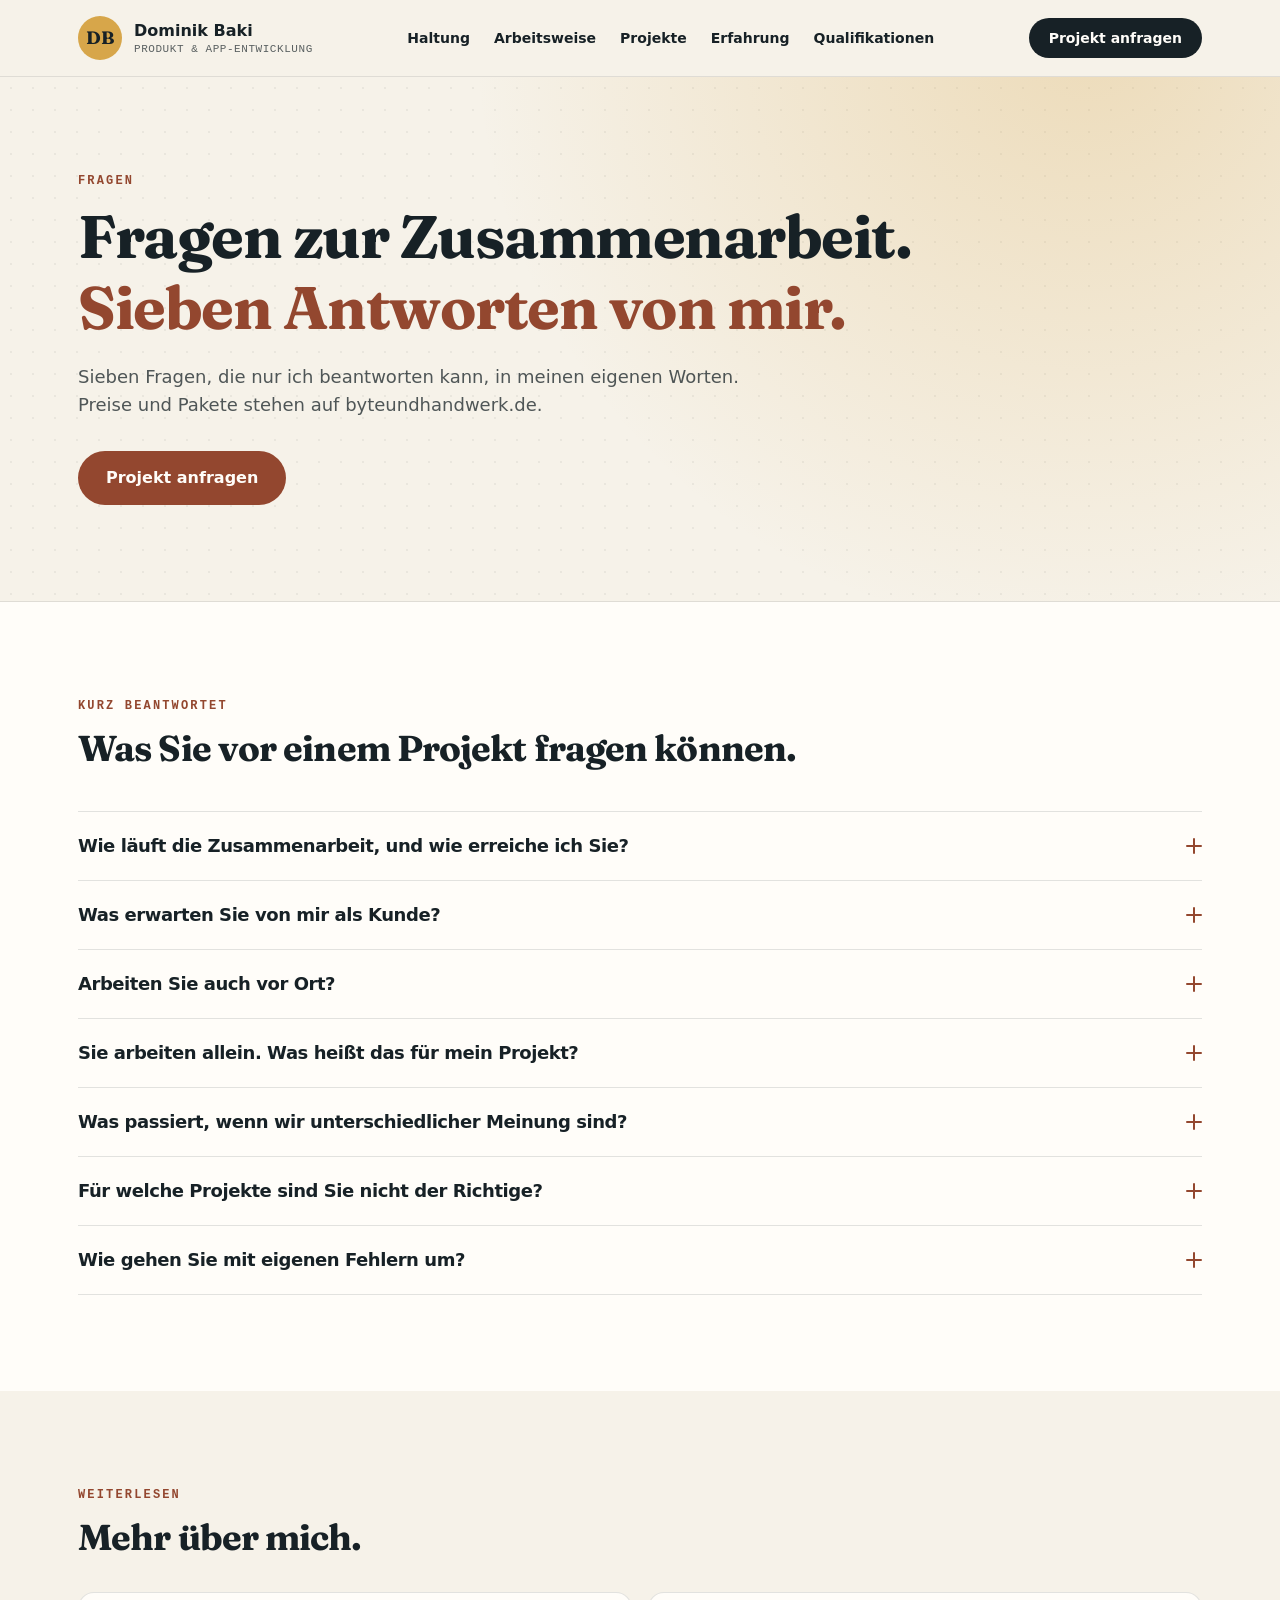
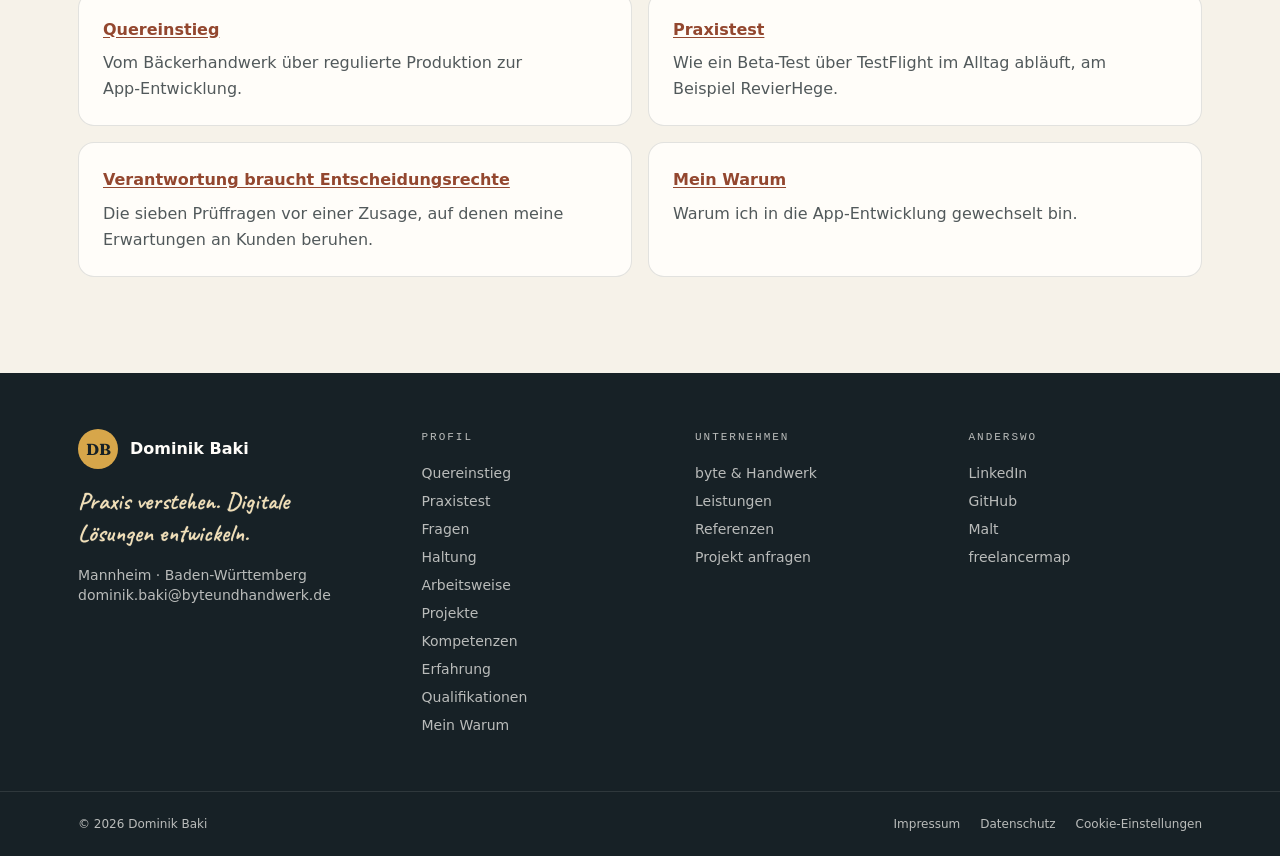
<file: fragen.html>
<!DOCTYPE html><html lang="de"><head><meta charset="utf-8"><meta name="viewport" content="width=device-width, initial-scale=1"><title>Fragen zur Zusammenarbeit | Dominik Baki</title><meta name="description" content="Wie die Zusammenarbeit läuft, was bei unterschiedlicher Meinung passiert und für welche Projekte ich nicht der Richtige bin: sieben Antworten von Dominik Baki."><meta name="theme-color" content="#f6f2e9"><link rel="canonical" href="https://dominikbaki.com/fragen"><meta property="og:type" content="website"><meta property="og:locale" content="de_DE"><meta property="og:site_name" content="Dominik Baki"><meta property="og:url" content="https://dominikbaki.com/fragen"><meta property="og:title" content="Fragen zur Zusammenarbeit | Dominik Baki"><meta property="og:description" content="Wie die Zusammenarbeit läuft, was bei unterschiedlicher Meinung passiert und für welche Projekte ich nicht der Richtige bin: sieben Antworten von Dominik Baki."><meta property="og:image" content="https://dominikbaki.com/assets/og/fragen.png"><meta property="og:image:width" content="1200"><meta property="og:image:height" content="630"><meta property="og:image:alt" content="Fragen zur Zusammenarbeit – Dominik Baki"><meta name="twitter:card" content="summary_large_image"><meta name="twitter:title" content="Fragen zur Zusammenarbeit | Dominik Baki"><meta name="twitter:description" content="Wie die Zusammenarbeit läuft, was bei unterschiedlicher Meinung passiert und für welche Projekte ich nicht der Richtige bin: sieben Antworten von Dominik Baki."><meta name="twitter:image" content="https://dominikbaki.com/assets/og/fragen.png"><meta name="twitter:image:alt" content="Fragen zur Zusammenarbeit – Dominik Baki"><link rel="dns-prefetch" href="//app.usercentrics.eu"><link rel="dns-prefetch" href="//api.usercentrics.eu"><link rel="preconnect" href="//privacy-proxy.usercentrics.eu"><script id="usercentrics-cmp" data-eu-mode="true" data-settings-id="vC1A9YPEa2XgYq" src="https://app.eu.usercentrics.eu/browser-ui/latest/loader.js" async></script><script src="https://privacy-proxy.usercentrics.eu/latest/uc-block.bundle.js"></script><script type="text/plain" data-usercentrics="Google Analytics 4" async src="https://www.googletagmanager.com/gtag/js?id=G-72ZE2LZPZM"></script><script type="text/plain" data-usercentrics="Google Analytics 4" src="/js/analytics.js"></script><style>@font-face{font-family:Fraunces-a4d5d08373048a4e;src:url("/_astro/fonts/fb24b5285e1543be.woff2") format("woff2");font-display:swap;unicode-range:U+0000-00FF,U+0131,U+0152-0153,U+02BB-02BC,U+02C6,U+02DA,U+02DC,U+0304,U+0308,U+0329,U+2000-206F,U+20AC,U+2122,U+2191,U+2193,U+2212,U+2215,U+FEFF,U+FFFD;font-weight:700;font-style:normal;}@font-face{font-family:Fraunces-a4d5d08373048a4e;src:url("/_astro/fonts/ffe131efe71a994d.woff2") format("woff2");font-display:swap;unicode-range:U+0000-00FF,U+0131,U+0152-0153,U+02BB-02BC,U+02C6,U+02DA,U+02DC,U+0304,U+0308,U+0329,U+2000-206F,U+20AC,U+2122,U+2191,U+2193,U+2212,U+2215,U+FEFF,U+FFFD;font-weight:800;font-style:normal;}@font-face{font-family:"Fraunces-a4d5d08373048a4e fallback: Times New Roman Bold";src:local("Times New Roman Bold");font-display:swap;font-weight:700;font-style:normal;size-adjust:115.5756%;ascent-override:84.6199%;descent-override:22.0635%;line-gap-override:0%;}@font-face{font-family:"Fraunces-a4d5d08373048a4e fallback: Times New Roman Bold";src:local("Times New Roman Bold");font-display:swap;font-weight:800;font-style:normal;size-adjust:115.5756%;ascent-override:84.6199%;descent-override:22.0635%;line-gap-override:0%;}:root{--font-fraunces:Fraunces-a4d5d08373048a4e,"Fraunces-a4d5d08373048a4e fallback: Times New Roman Bold",Georgia,serif;}</style><link rel="preload" href="/_astro/fonts/fb24b5285e1543be.woff2" as="font" type="font/woff2" crossorigin><style>@font-face{font-family:Caveat-528d0b49339669be;src:url("/_astro/fonts/db3a053d8f679fdc.woff2") format("woff2");font-display:swap;unicode-range:U+0000-00FF,U+0131,U+0152-0153,U+02BB-02BC,U+02C6,U+02DA,U+02DC,U+0304,U+0308,U+0329,U+2000-206F,U+20AC,U+2122,U+2191,U+2193,U+2212,U+2215,U+FEFF,U+FFFD;font-weight:600;font-style:normal;}:root{--font-caveat:Caveat-528d0b49339669be,cursive;}</style><script>
  document.documentElement.classList.add('js');
  setTimeout(function () {
    document.documentElement.classList.add('bewegung-fertig');
  }, 4000);
</script><script type="module">var e=document.querySelectorAll(`[data-reveal]`),t=e=>e.classList.add(`is-sichtbar`);if(!(`IntersectionObserver`in window))e.forEach(t);else{let n=new IntersectionObserver(e=>{for(let r of e)r.isIntersecting&&(t(r.target),n.unobserve(r.target))},{threshold:.15,rootMargin:`0px 0px -5% 0px`});e.forEach(e=>n.observe(e))}</script><link rel="icon" type="image/png" href="/favicon-96x96.png" sizes="96x96"><link rel="icon" type="image/svg+xml" href="/favicon.svg"><link rel="shortcut icon" href="/favicon.ico"><link rel="apple-touch-icon" sizes="180x180" href="/apple-touch-icon.png"><script type="application/ld+json">{"@context":"https://schema.org","@graph":[{"@type":"WebPage","@id":"https://dominikbaki.com/fragen","url":"https://dominikbaki.com/fragen","name":"Fragen zur Zusammenarbeit","description":"Wie die Zusammenarbeit läuft, was bei unterschiedlicher Meinung passiert und für welche Projekte ich nicht der Richtige bin: sieben Antworten von Dominik Baki.","about":{"@id":"https://dominikbaki.com/#person"}},{"@type":"BreadcrumbList","itemListElement":[{"@type":"ListItem","position":1,"name":"Dominik Baki","item":"https://dominikbaki.com/"},{"@type":"ListItem","position":2,"name":"Fragen","item":"https://dominikbaki.com/fragen"}]}]}</script><link rel="stylesheet" href="/_astro/Seite.CKxK9mWF.css"></head><body><a href="#inhalt" class="sr-only z-50 rounded-full bg-ink px-5 py-3 font-bold text-cream focus:not-sr-only focus:fixed focus:top-3 focus:left-3">Zum Inhalt springen</a><header class="site-header sticky top-0 z-40 border-b border-ink/10 bg-paper/92 backdrop-blur"><div class="mx-auto flex max-w-content items-center justify-between gap-6 px-4 py-4 sm:px-6 lg:px-12"><a href="/" class="flex items-center gap-3"><span class="grid size-11 place-items-center rounded-full bg-gold text-ink"><span class="font-display text-lg leading-none font-bold">DB</span></span><span class="grid leading-tight"><span class="text-base font-bold whitespace-nowrap">Dominik Baki</span><small class="hidden font-mono text-[11px] tracking-wider text-ink/70 uppercase sm:block">Produkt &amp; App-Entwicklung</small></span></a><nav class="desktop-nav hidden gap-6 text-sm font-semibold xl:flex" aria-label="Hauptnavigation"><a href="/#haltung" class="hover:text-clay-dark">Haltung</a><a href="/#arbeitsweise" class="hover:text-clay-dark">Arbeitsweise</a><a href="/#projekte" class="hover:text-clay-dark">Projekte</a><a href="/#erfahrung" class="hover:text-clay-dark">Erfahrung</a><a href="/#qualifikationen" class="hover:text-clay-dark">Qualifikationen</a></nav><div class="flex items-center gap-2"><a href="https://byteundhandwerk.de/projektanfrage" class="hidden rounded-full bg-ink px-5 py-2.5 text-sm font-bold text-cream transition hover:bg-clay-dark sm:inline-flex">Projekt anfragen</a><details class="group relative size-11 [&amp;:not(:has(>summary))]:invisible xl:hidden"><summary class="grid size-11 cursor-pointer list-none place-items-center rounded-full border border-ink/20 [&amp;::-webkit-details-marker]:hidden" aria-label="Menü"><span aria-hidden="true" class="grid gap-1"><span class="block h-0.5 w-5 bg-ink transition group-open:translate-y-1.5 group-open:rotate-45"></span><span class="block h-0.5 w-5 bg-ink transition group-open:opacity-0"></span><span class="block h-0.5 w-5 bg-ink transition group-open:-translate-y-1.5 group-open:-rotate-45"></span></span></summary><nav class="mobile-nav absolute right-0 mt-3 grid w-64 gap-1 rounded-2xl border border-ink/12 bg-cream p-3 shadow-karte" aria-label="Mobile Navigation"><a href="/#haltung" class="rounded-lg px-3 py-2.5 font-semibold hover:bg-paper-deep">Haltung</a><a href="/#arbeitsweise" class="rounded-lg px-3 py-2.5 font-semibold hover:bg-paper-deep">Arbeitsweise</a><a href="/#projekte" class="rounded-lg px-3 py-2.5 font-semibold hover:bg-paper-deep">Projekte</a><a href="/#erfahrung" class="rounded-lg px-3 py-2.5 font-semibold hover:bg-paper-deep">Erfahrung</a><a href="/#qualifikationen" class="rounded-lg px-3 py-2.5 font-semibold hover:bg-paper-deep">Qualifikationen</a><a href="https://byteundhandwerk.de/projektanfrage" class="mt-1 rounded-full bg-ink px-4 py-2.5 text-center font-bold text-cream sm:hidden">Projekt anfragen</a></nav></details></div></div></header><main id="inhalt"><section class="mehlstaub relative overflow-hidden border-b border-ink/10"><div class="absolute inset-0 bg-[radial-gradient(circle_at_85%_-10%,rgba(215,166,74,0.3),transparent_50%)]"></div><div class="relative mx-auto grid max-w-content items-center gap-12 px-4 py-16 sm:px-6 lg:px-12 lg:py-24 "><div><p class="font-mono text-xs font-bold tracking-[0.18em] text-clay-dark uppercase" data-eyebrow>Fragen</p><h1 class="mt-4 text-4xl leading-[1.05] font-bold tracking-tight sm:text-5xl lg:text-6xl">Fragen zur Zusammenarbeit. <span class="mt-2 block text-clay-dark">Sieben Antworten von mir.</span></h1><p class="mt-6 max-w-2xl text-lg text-ink/75">Sieben Fragen, die nur ich beantworten kann, in meinen eigenen Worten. Preise und Pakete stehen auf byteundhandwerk.de.</p><div class="hero-actions mt-8 flex flex-wrap gap-3"><a href="https://byteundhandwerk.de/projektanfrage" class="rounded-full bg-clay-dark px-7 py-3.5 font-bold text-cream transition hover:bg-ink">Projekt anfragen</a></div></div></div><span id="kopf-ende" hidden></span></section><section class="scroll-mt-32 bg-cream "><div class="mx-auto max-w-content px-4 py-16 sm:px-6 lg:px-12 lg:py-24"><div class="max-w-3xl"><p class="font-mono text-xs font-bold tracking-[0.18em] uppercase text-clay-dark">Kurz beantwortet</p><h2 class="mt-3 text-3xl leading-tight font-bold tracking-tight sm:text-4xl">Was Sie vor einem Projekt fragen können.</h2></div><div class="divide-y divide-ink/12 border-y border-ink/12 mt-10" data-faq><details class="group"><summary class="flex cursor-pointer list-none items-center justify-between gap-6 py-5 text-lg font-semibold tracking-tight transition-colors duration-200 hover:text-clay-dark [&amp;::-webkit-details-marker]:hidden"><span>Wie läuft die Zusammenarbeit, und wie erreiche ich Sie?</span><span aria-hidden="true" class="relative size-4 shrink-0"><span class="absolute inset-x-0 top-1/2 h-0.5 -translate-y-1/2 rounded bg-clay-dark"></span><span class="absolute inset-y-0 left-1/2 w-0.5 -translate-x-1/2 rounded bg-clay-dark transition-transform duration-200 group-open:scale-y-0"></span></span></summary><div class="prosa max-w-3xl pb-6">Wenn wir gemeinsam eine App entwickeln, gehen wir fair, transparent und auf Augenhöhe miteinander um. Was wir vereinbaren, gilt. Erreichen können Sie mich über das <a href="https://byteundhandwerk.de/projektanfrage">Anfrageformular</a> oder per <a href="mailto:dominik.baki@byteundhandwerk.de">E-Mail</a>. Das Erstgespräch ist kostenlos: 30 Minuten über Microsoft Teams. Wer lieber schreibt, kann es per E-Mail oder Slack führen; Termine vor Ort sind nach Absprache möglich. Auf Wunsch stimmen wir uns danach auch über Slack ab.</div></details><details class="group"><summary class="flex cursor-pointer list-none items-center justify-between gap-6 py-5 text-lg font-semibold tracking-tight transition-colors duration-200 hover:text-clay-dark [&amp;::-webkit-details-marker]:hidden"><span>Was erwarten Sie von mir als Kunde?</span><span aria-hidden="true" class="relative size-4 shrink-0"><span class="absolute inset-x-0 top-1/2 h-0.5 -translate-y-1/2 rounded bg-clay-dark"></span><span class="absolute inset-y-0 left-1/2 w-0.5 -translate-x-1/2 rounded bg-clay-dark transition-transform duration-200 group-open:scale-y-0"></span></span></summary><div class="prosa max-w-3xl pb-6"><p>Bevor wir starten, sollten fünf Dinge geklärt sein:</p><ul><li>welches Problem Sie bei Ihrer Zielgruppe schon belegt haben,</li><li>was ausdrücklich noch nicht zum ersten Produkt gehört,</li><li>wer bei Zielkonflikten entscheidet,</li><li>welches Budget und welche Zeit verbindlich bereitstehen,</li><li>was passiert, wenn sich Annahmen nicht bestätigen.</li></ul><p>Rückfragen zur Tragfähigkeit gehören für mich zur Verantwortung dazu.</p></div></details><details class="group"><summary class="flex cursor-pointer list-none items-center justify-between gap-6 py-5 text-lg font-semibold tracking-tight transition-colors duration-200 hover:text-clay-dark [&amp;::-webkit-details-marker]:hidden"><span>Arbeiten Sie auch vor Ort?</span><span aria-hidden="true" class="relative size-4 shrink-0"><span class="absolute inset-x-0 top-1/2 h-0.5 -translate-y-1/2 rounded bg-clay-dark"></span><span class="absolute inset-y-0 left-1/2 w-0.5 -translate-x-1/2 rounded bg-clay-dark transition-transform duration-200 group-open:scale-y-0"></span></span></summary><div class="prosa max-w-3xl pb-6">Wenn ein Vor-Ort-Termin notwendig ist, stimmen wir uns dazu ab. Zusatzkosten nur nach Ihrer Freigabe.</div></details><details class="group"><summary class="flex cursor-pointer list-none items-center justify-between gap-6 py-5 text-lg font-semibold tracking-tight transition-colors duration-200 hover:text-clay-dark [&amp;::-webkit-details-marker]:hidden"><span>Sie arbeiten allein. Was heißt das für mein Projekt?</span><span aria-hidden="true" class="relative size-4 shrink-0"><span class="absolute inset-x-0 top-1/2 h-0.5 -translate-y-1/2 rounded bg-clay-dark"></span><span class="absolute inset-y-0 left-1/2 w-0.5 -translate-x-1/2 rounded bg-clay-dark transition-transform duration-200 group-open:scale-y-0"></span></span></summary><div class="prosa max-w-3xl pb-6">Sie haben einen festen Ansprechpartner und somit eine schnelle Entscheidung. Eine pauschale Aussage zu der Anzahl der Projekte kann ich nicht geben, da ich jedes Projekt individuell betrachten muss. Ob ich ein Projekt annehme oder ablehne, hängt mit vielen Faktoren zusammen.</div></details><details class="group"><summary class="flex cursor-pointer list-none items-center justify-between gap-6 py-5 text-lg font-semibold tracking-tight transition-colors duration-200 hover:text-clay-dark [&amp;::-webkit-details-marker]:hidden"><span>Was passiert, wenn wir unterschiedlicher Meinung sind?</span><span aria-hidden="true" class="relative size-4 shrink-0"><span class="absolute inset-x-0 top-1/2 h-0.5 -translate-y-1/2 rounded bg-clay-dark"></span><span class="absolute inset-y-0 left-1/2 w-0.5 -translate-x-1/2 rounded bg-clay-dark transition-transform duration-200 group-open:scale-y-0"></span></span></summary><div class="prosa max-w-3xl pb-6">Bei jeder Funktion stelle ich eine unangenehme Frage: Was passiert, wenn wir sie einfach weglassen? Der Kunde ist König. Wenn Sie die Funktion trotzdem wollen, bekommen Sie sie, aber mit einer klaren Empfehlung von mir, warum ich sie weglassen würde. Mehraufwand gibt es nur nach Ihrer Freigabe.</div></details><details class="group"><summary class="flex cursor-pointer list-none items-center justify-between gap-6 py-5 text-lg font-semibold tracking-tight transition-colors duration-200 hover:text-clay-dark [&amp;::-webkit-details-marker]:hidden"><span>Für welche Projekte sind Sie nicht der Richtige?</span><span aria-hidden="true" class="relative size-4 shrink-0"><span class="absolute inset-x-0 top-1/2 h-0.5 -translate-y-1/2 rounded bg-clay-dark"></span><span class="absolute inset-y-0 left-1/2 w-0.5 -translate-x-1/2 rounded bg-clay-dark transition-transform duration-200 group-open:scale-y-0"></span></span></summary><div class="prosa max-w-3xl pb-6">Wenn Ihr Prozess heute schon chaotisch ist, macht eine App daraus nur digitales Chaos. Nicht jede Idee braucht direkt eine App.</div></details><details class="group"><summary class="flex cursor-pointer list-none items-center justify-between gap-6 py-5 text-lg font-semibold tracking-tight transition-colors duration-200 hover:text-clay-dark [&amp;::-webkit-details-marker]:hidden"><span>Wie gehen Sie mit eigenen Fehlern um?</span><span aria-hidden="true" class="relative size-4 shrink-0"><span class="absolute inset-x-0 top-1/2 h-0.5 -translate-y-1/2 rounded bg-clay-dark"></span><span class="absolute inset-y-0 left-1/2 w-0.5 -translate-x-1/2 rounded bg-clay-dark transition-transform duration-200 group-open:scale-y-0"></span></span></summary><div class="prosa max-w-3xl pb-6">Mein Fehler war: keine klare Linie, kein Fokus, keine klare Positionierung. Heute gilt eine Linie: Ich entwickle native Apps für iOS und Android, in <a href="https://byteundhandwerk.de/leistungen">sechs Paketen mit Festpreis</a>, vom ersten Prototyp bis zur Einreichung im App Store. Ich hinterfrage meine Entscheidungen, übernehme Verantwortung und handle beim nächsten Mal früher.</div></details></div></div></section><section class="scroll-mt-32 bg-paper "><div class="mx-auto max-w-content px-4 py-16 sm:px-6 lg:px-12 lg:py-24"><div class="max-w-3xl"><p class="font-mono text-xs font-bold tracking-[0.18em] uppercase text-clay-dark">Weiterlesen</p><h2 class="mt-3 text-3xl leading-tight font-bold tracking-tight sm:text-4xl">Mehr über mich.</h2></div><ul class="mt-8 grid gap-4 md:grid-cols-2"><li class="rounded-2xl border border-ink/12 bg-cream p-6"><a href="/quereinstieg-app-entwickler" class="font-bold text-clay-dark underline underline-offset-2">Quereinstieg</a><p class="mt-2 text-ink/75">Vom Bäckerhandwerk über regulierte Produktion zur App-Entwicklung.</p></li><li class="rounded-2xl border border-ink/12 bg-cream p-6"><a href="/testflight-praxistest" class="font-bold text-clay-dark underline underline-offset-2">Praxistest</a><p class="mt-2 text-ink/75">Wie ein Beta-Test über TestFlight im Alltag abläuft, am Beispiel RevierHege.</p></li><li class="rounded-2xl border border-ink/12 bg-cream p-6"><a href="https://byteundhandwerk.de/blog-technische-partnerschaft" class="font-bold text-clay-dark underline underline-offset-2">Verantwortung braucht Entscheidungsrechte</a><p class="mt-2 text-ink/75">Die sieben Prüffragen vor einer Zusage, auf denen meine Erwartungen an Kunden beruhen.</p></li><li class="rounded-2xl border border-ink/12 bg-cream p-6"><a href="/#warum" class="font-bold text-clay-dark underline underline-offset-2">Mein Warum</a><p class="mt-2 text-ink/75">Warum ich in die App-Entwicklung gewechselt bin.</p></li></ul></div></section></main><footer class="site-footer bg-ink text-cream/70"><div class="mx-auto grid max-w-content gap-y-10 px-4 py-14 sm:px-6 md:grid-cols-[1.3fr_repeat(3,minmax(1rem,2.5rem)_1fr)] lg:px-12"><div><p class="flex items-center gap-3 text-cream md:min-w-[14.375rem]"><span class="grid size-10 place-items-center rounded-full bg-gold text-ink"><span class="font-display text-base leading-none font-bold">DB</span></span><span class="font-bold">Dominik Baki</span></p><p class="kreideschrift mt-4 text-2xl text-gold-soft">Praxis verstehen. Digitale Lösungen entwickeln.</p><p class="mt-4 text-sm">Mannheim · Baden-Württemberg<br><a href="mailto:dominik.baki@byteundhandwerk.de" class="hover:text-gold-soft">dominik.baki@byteundhandwerk.de</a></p></div><nav aria-label="Profil" class="md:col-start-3"><p class="font-mono text-[11px] tracking-[0.18em] text-cream/70 uppercase">Profil</p><ul class="mt-4 grid gap-2 text-sm"><li><a href="/quereinstieg-app-entwickler" class="hover:text-gold-soft">Quereinstieg</a></li><li><a href="/testflight-praxistest" class="hover:text-gold-soft">Praxistest</a></li><li><a href="/fragen" class="hover:text-gold-soft">Fragen</a></li><li><a href="/#haltung" class="hover:text-gold-soft">Haltung</a></li><li><a href="/#arbeitsweise" class="hover:text-gold-soft">Arbeitsweise</a></li><li><a href="/#projekte" class="hover:text-gold-soft">Projekte</a></li><li><a href="/#kompetenzen" class="hover:text-gold-soft">Kompetenzen</a></li><li><a href="/#erfahrung" class="hover:text-gold-soft">Erfahrung</a></li><li><a href="/#qualifikationen" class="hover:text-gold-soft">Qualifikationen</a></li><li><a href="/#warum" class="hover:text-gold-soft">Mein Warum</a></li></ul></nav><nav aria-label="Unternehmen" class="md:col-start-5"><p class="font-mono text-[11px] tracking-[0.18em] text-cream/70 uppercase">Unternehmen</p><ul class="mt-4 grid gap-2 text-sm"><li><a href="https://byteundhandwerk.de" class="hover:text-gold-soft">byte &amp; Handwerk</a></li><li><a href="https://byteundhandwerk.de/leistungen" class="hover:text-gold-soft">Leistungen</a></li><li><a href="https://byteundhandwerk.de/referenzen" class="hover:text-gold-soft">Referenzen</a></li><li><a href="https://byteundhandwerk.de/projektanfrage" class="hover:text-gold-soft">Projekt anfragen</a></li></ul></nav><nav aria-label="Anderswo" class="md:col-start-7"><p class="font-mono text-[11px] tracking-[0.18em] text-cream/70 uppercase">Anderswo</p><ul class="mt-4 grid gap-2 text-sm"><li><a href="https://www.linkedin.com/in/dominik-baki" class="hover:text-gold-soft">LinkedIn</a></li><li><a href="https://github.com/Code-Noob82" class="hover:text-gold-soft">GitHub</a></li><li><a href="https://www.malt.com/de-de/profile/dominikbaki1" class="hover:text-gold-soft">Malt</a></li><li><a href="https://www.freelancermap.de/profil/dominik-baki" class="hover:text-gold-soft">freelancermap</a></li></ul></nav></div><div class="border-t border-cream/10"><div class="mx-auto flex max-w-content flex-wrap items-center justify-between gap-4 px-4 py-6 text-xs text-cream/70 sm:px-6 lg:px-12"><p>© 2026 Dominik Baki</p><ul class="flex flex-wrap items-center gap-x-5 gap-y-2"><li><a href="https://byteundhandwerk.de/impressum" class="hover:text-gold-soft">Impressum</a></li><li><a href="https://byteundhandwerk.de/datenschutz" class="hover:text-gold-soft">Datenschutz</a></li><li><button type="button" class="hover:text-gold-soft" data-open-consent hidden>Cookie-Einstellungen</button><script type="module">for(let e of document.querySelectorAll(`[data-open-consent]`))e.hidden=!1,e.addEventListener(`click`,()=>{let e=window;if(e.__ucCmp?.showSecondLayer)return e.__ucCmp.showSecondLayer();if(e.UC_UI?.showSecondLayer)return e.UC_UI.showSecondLayer();document.querySelector(`#usercentrics-root`)?.shadowRoot?.querySelector(`[data-testid="uc-privacy-button"]`)?.click()});</script></li></ul></div></div></footer></body></html>
</file>
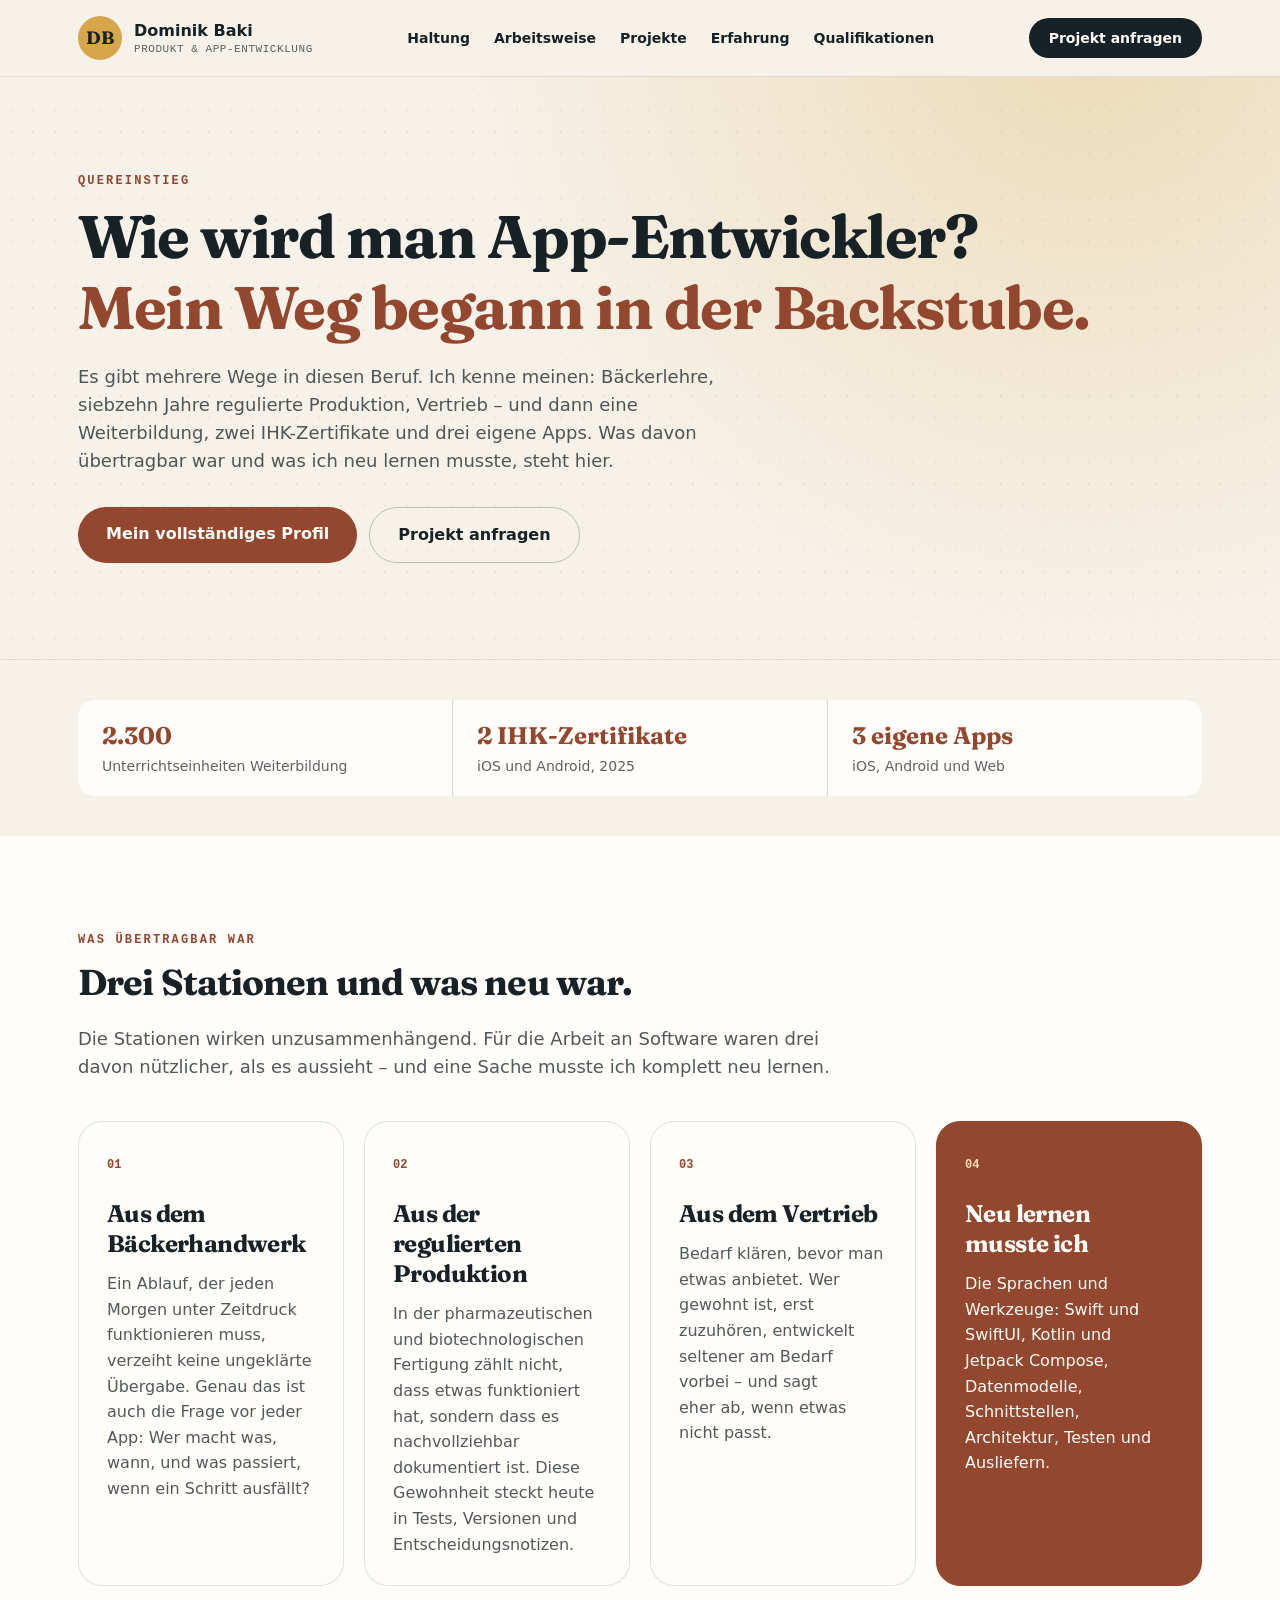
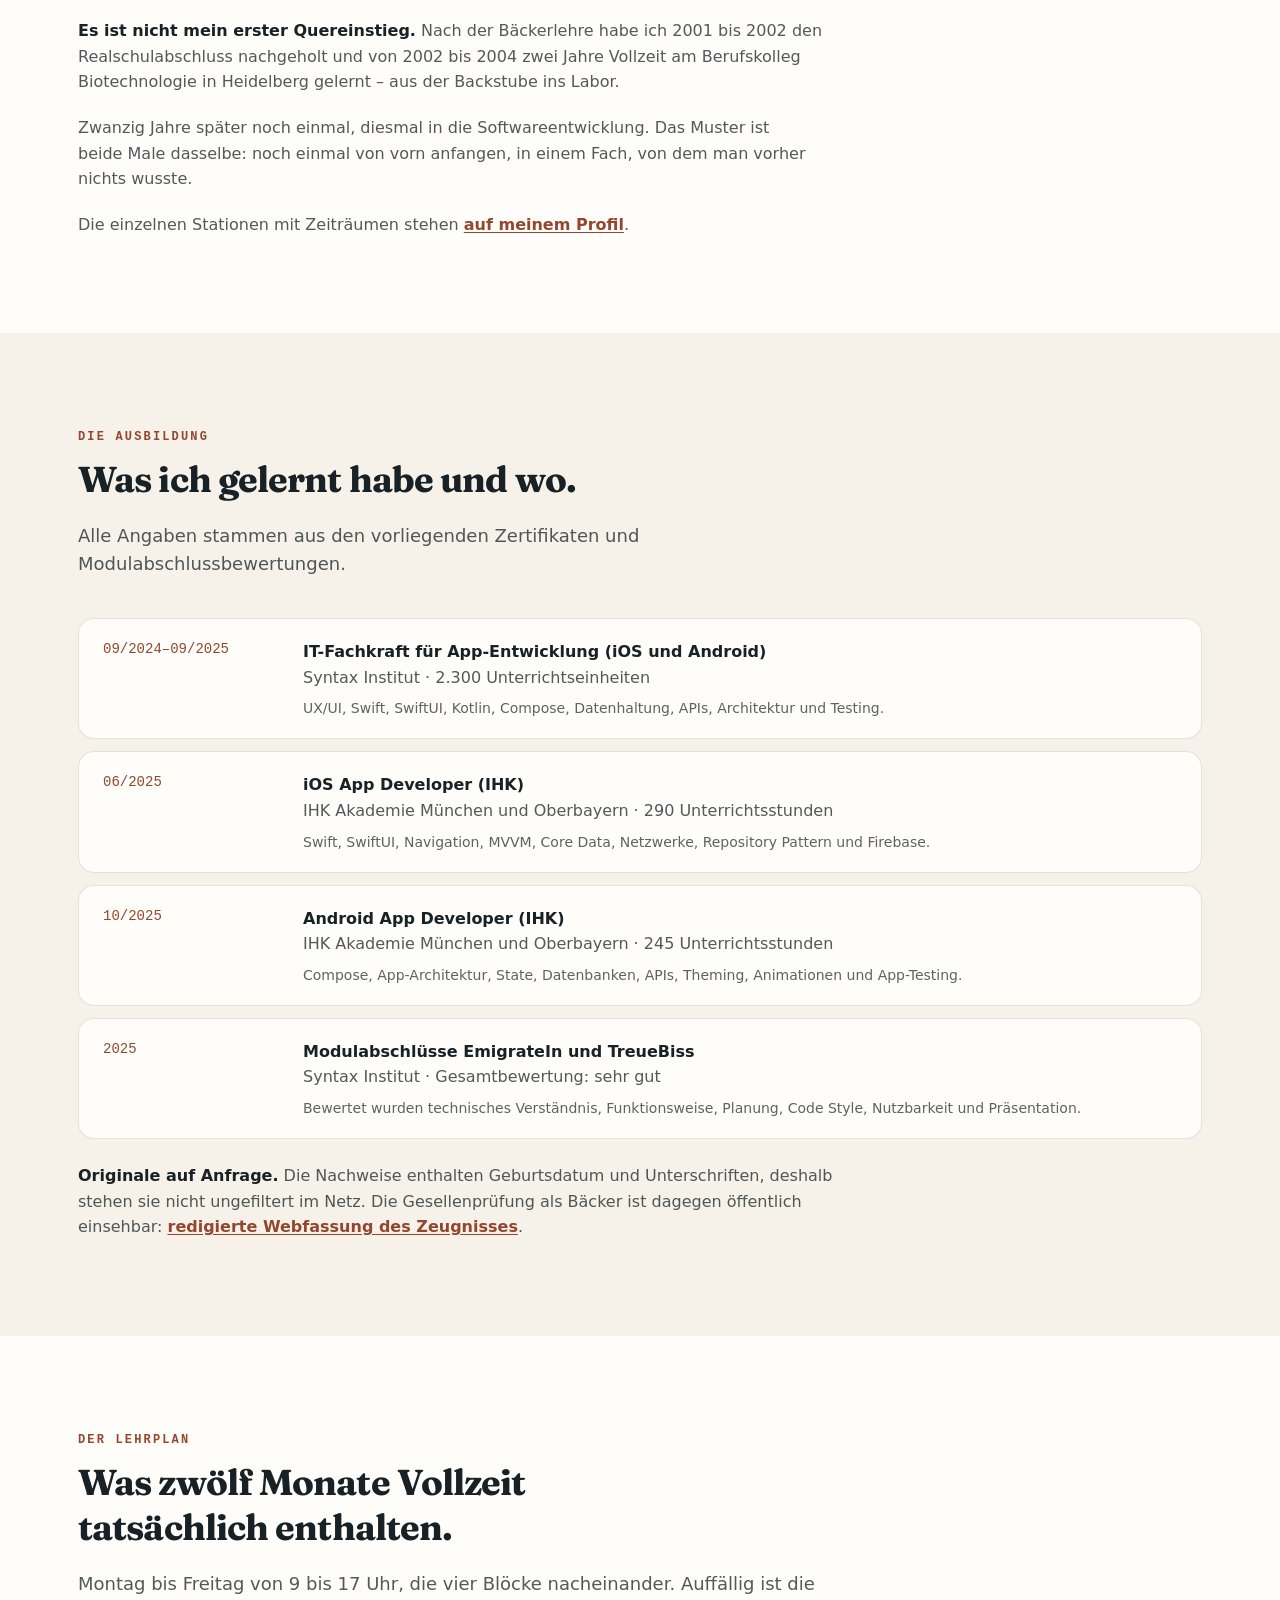
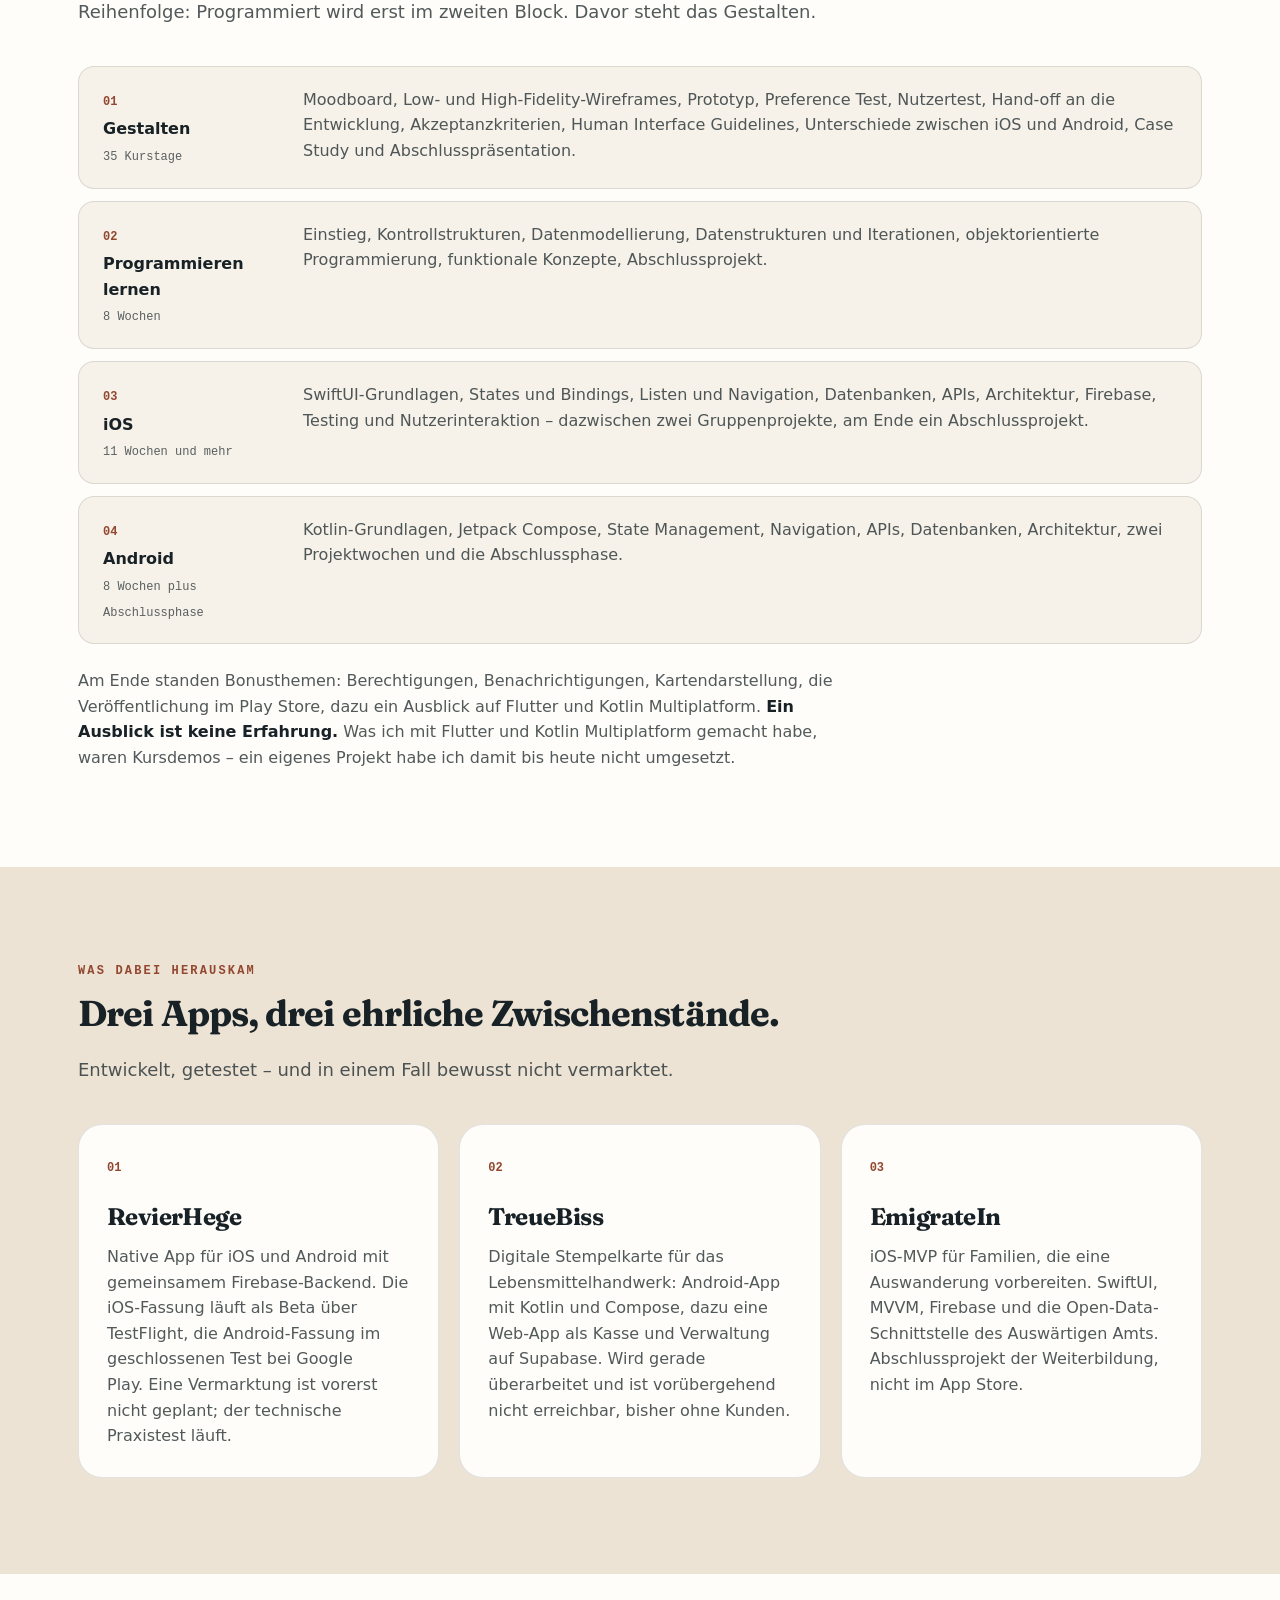
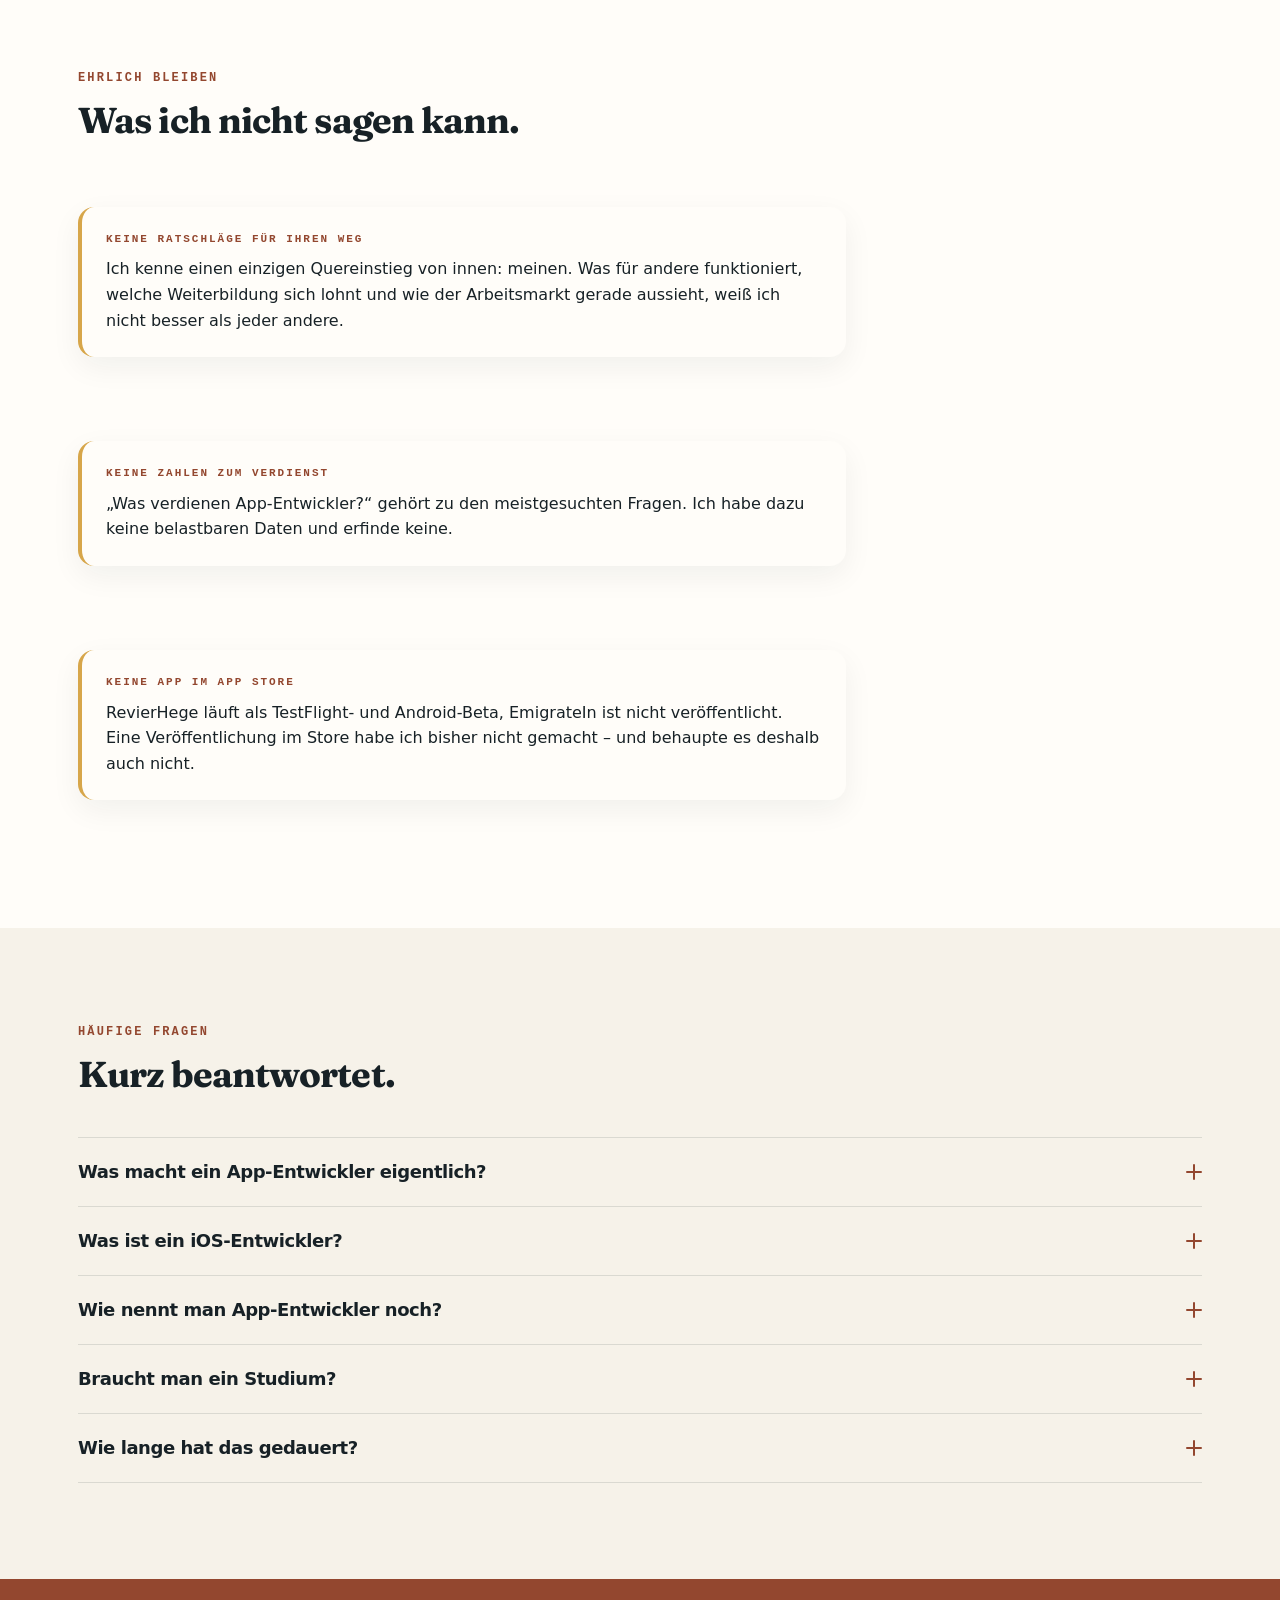
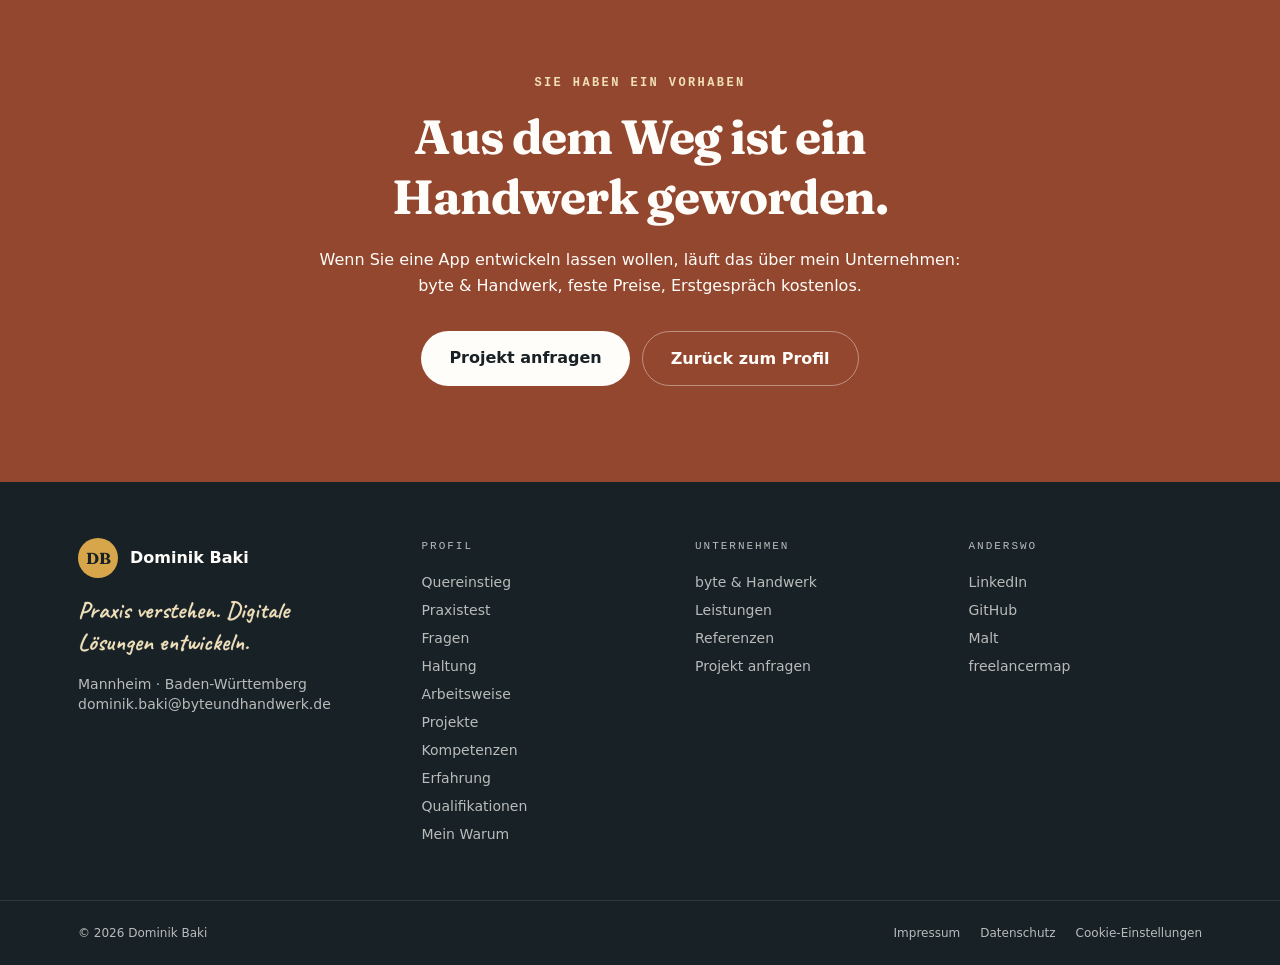
<file: quereinstieg-app-entwickler.html>
<!DOCTYPE html><html lang="de"><head><meta charset="utf-8"><meta name="viewport" content="width=device-width, initial-scale=1"><title>Quereinstieg zum App-Entwickler: mein Weg | Dominik Baki</title><meta name="description" content="Vom Bäckerhandwerk über regulierte Produktion zur App-Entwicklung: welche Ausbildung dahintersteht, was der Beruf täglich bedeutet und was dabei entstand."><meta name="theme-color" content="#f6f2e9"><link rel="canonical" href="https://dominikbaki.com/quereinstieg-app-entwickler"><meta property="og:type" content="website"><meta property="og:locale" content="de_DE"><meta property="og:site_name" content="Dominik Baki"><meta property="og:url" content="https://dominikbaki.com/quereinstieg-app-entwickler"><meta property="og:title" content="Quereinstieg zum App-Entwickler: mein Weg | Dominik Baki"><meta property="og:description" content="Vom Bäckerhandwerk über regulierte Produktion zur App-Entwicklung: welche Ausbildung dahintersteht, was der Beruf täglich bedeutet und was dabei entstand."><meta property="og:image" content="https://dominikbaki.com/assets/og/quereinstieg-app-entwickler.png"><meta property="og:image:width" content="1200"><meta property="og:image:height" content="630"><meta property="og:image:alt" content="Quereinstieg zum App-Entwickler: mein Weg – Dominik Baki"><meta name="twitter:card" content="summary_large_image"><meta name="twitter:title" content="Quereinstieg zum App-Entwickler: mein Weg | Dominik Baki"><meta name="twitter:description" content="Vom Bäckerhandwerk über regulierte Produktion zur App-Entwicklung: welche Ausbildung dahintersteht, was der Beruf täglich bedeutet und was dabei entstand."><meta name="twitter:image" content="https://dominikbaki.com/assets/og/quereinstieg-app-entwickler.png"><meta name="twitter:image:alt" content="Quereinstieg zum App-Entwickler: mein Weg – Dominik Baki"><link rel="dns-prefetch" href="//app.usercentrics.eu"><link rel="dns-prefetch" href="//api.usercentrics.eu"><link rel="preconnect" href="//privacy-proxy.usercentrics.eu"><script id="usercentrics-cmp" data-eu-mode="true" data-settings-id="vC1A9YPEa2XgYq" src="https://app.eu.usercentrics.eu/browser-ui/latest/loader.js" async></script><script src="https://privacy-proxy.usercentrics.eu/latest/uc-block.bundle.js"></script><script type="text/plain" data-usercentrics="Google Analytics 4" async src="https://www.googletagmanager.com/gtag/js?id=G-72ZE2LZPZM"></script><script type="text/plain" data-usercentrics="Google Analytics 4" src="/js/analytics.js"></script><style>@font-face{font-family:Fraunces-a4d5d08373048a4e;src:url("/_astro/fonts/fb24b5285e1543be.woff2") format("woff2");font-display:swap;unicode-range:U+0000-00FF,U+0131,U+0152-0153,U+02BB-02BC,U+02C6,U+02DA,U+02DC,U+0304,U+0308,U+0329,U+2000-206F,U+20AC,U+2122,U+2191,U+2193,U+2212,U+2215,U+FEFF,U+FFFD;font-weight:700;font-style:normal;}@font-face{font-family:Fraunces-a4d5d08373048a4e;src:url("/_astro/fonts/ffe131efe71a994d.woff2") format("woff2");font-display:swap;unicode-range:U+0000-00FF,U+0131,U+0152-0153,U+02BB-02BC,U+02C6,U+02DA,U+02DC,U+0304,U+0308,U+0329,U+2000-206F,U+20AC,U+2122,U+2191,U+2193,U+2212,U+2215,U+FEFF,U+FFFD;font-weight:800;font-style:normal;}@font-face{font-family:"Fraunces-a4d5d08373048a4e fallback: Times New Roman Bold";src:local("Times New Roman Bold");font-display:swap;font-weight:700;font-style:normal;size-adjust:115.5756%;ascent-override:84.6199%;descent-override:22.0635%;line-gap-override:0%;}@font-face{font-family:"Fraunces-a4d5d08373048a4e fallback: Times New Roman Bold";src:local("Times New Roman Bold");font-display:swap;font-weight:800;font-style:normal;size-adjust:115.5756%;ascent-override:84.6199%;descent-override:22.0635%;line-gap-override:0%;}:root{--font-fraunces:Fraunces-a4d5d08373048a4e,"Fraunces-a4d5d08373048a4e fallback: Times New Roman Bold",Georgia,serif;}</style><link rel="preload" href="/_astro/fonts/fb24b5285e1543be.woff2" as="font" type="font/woff2" crossorigin><style>@font-face{font-family:Caveat-528d0b49339669be;src:url("/_astro/fonts/db3a053d8f679fdc.woff2") format("woff2");font-display:swap;unicode-range:U+0000-00FF,U+0131,U+0152-0153,U+02BB-02BC,U+02C6,U+02DA,U+02DC,U+0304,U+0308,U+0329,U+2000-206F,U+20AC,U+2122,U+2191,U+2193,U+2212,U+2215,U+FEFF,U+FFFD;font-weight:600;font-style:normal;}:root{--font-caveat:Caveat-528d0b49339669be,cursive;}</style><script>
  document.documentElement.classList.add('js');
  setTimeout(function () {
    document.documentElement.classList.add('bewegung-fertig');
  }, 4000);
</script><script type="module">var e=document.querySelectorAll(`[data-reveal]`),t=e=>e.classList.add(`is-sichtbar`);if(!(`IntersectionObserver`in window))e.forEach(t);else{let n=new IntersectionObserver(e=>{for(let r of e)r.isIntersecting&&(t(r.target),n.unobserve(r.target))},{threshold:.15,rootMargin:`0px 0px -5% 0px`});e.forEach(e=>n.observe(e))}</script><link rel="icon" type="image/png" href="/favicon-96x96.png" sizes="96x96"><link rel="icon" type="image/svg+xml" href="/favicon.svg"><link rel="shortcut icon" href="/favicon.ico"><link rel="apple-touch-icon" sizes="180x180" href="/apple-touch-icon.png"><script type="application/ld+json">{"@context":"https://schema.org","@graph":[{"@type":"WebPage","@id":"https://dominikbaki.com/quereinstieg-app-entwickler","url":"https://dominikbaki.com/quereinstieg-app-entwickler","name":"Quereinstieg zum App-Entwickler: mein Weg","description":"Vom Bäckerhandwerk über regulierte Produktion zur App-Entwicklung: welche Ausbildung dahintersteht, was der Beruf täglich bedeutet und was dabei entstand.","about":{"@id":"https://dominikbaki.com/#person"}},{"@type":"BreadcrumbList","itemListElement":[{"@type":"ListItem","position":1,"name":"Dominik Baki","item":"https://dominikbaki.com/"},{"@type":"ListItem","position":2,"name":"Quereinstieg","item":"https://dominikbaki.com/quereinstieg-app-entwickler"}]}]}</script><link rel="stylesheet" href="/_astro/Seite.CKxK9mWF.css"></head><body><a href="#inhalt" class="sr-only z-50 rounded-full bg-ink px-5 py-3 font-bold text-cream focus:not-sr-only focus:fixed focus:top-3 focus:left-3">Zum Inhalt springen</a><header class="site-header sticky top-0 z-40 border-b border-ink/10 bg-paper/92 backdrop-blur"><div class="mx-auto flex max-w-content items-center justify-between gap-6 px-4 py-4 sm:px-6 lg:px-12"><a href="/" class="flex items-center gap-3"><span class="grid size-11 place-items-center rounded-full bg-gold text-ink"><span class="font-display text-lg leading-none font-bold">DB</span></span><span class="grid leading-tight"><span class="text-base font-bold whitespace-nowrap">Dominik Baki</span><small class="hidden font-mono text-[11px] tracking-wider text-ink/70 uppercase sm:block">Produkt &amp; App-Entwicklung</small></span></a><nav class="desktop-nav hidden gap-6 text-sm font-semibold xl:flex" aria-label="Hauptnavigation"><a href="/#haltung" class="hover:text-clay-dark">Haltung</a><a href="/#arbeitsweise" class="hover:text-clay-dark">Arbeitsweise</a><a href="/#projekte" class="hover:text-clay-dark">Projekte</a><a href="/#erfahrung" class="hover:text-clay-dark">Erfahrung</a><a href="/#qualifikationen" class="hover:text-clay-dark">Qualifikationen</a></nav><div class="flex items-center gap-2"><a href="https://byteundhandwerk.de/projektanfrage" class="hidden rounded-full bg-ink px-5 py-2.5 text-sm font-bold text-cream transition hover:bg-clay-dark sm:inline-flex">Projekt anfragen</a><details class="group relative size-11 [&amp;:not(:has(>summary))]:invisible xl:hidden"><summary class="grid size-11 cursor-pointer list-none place-items-center rounded-full border border-ink/20 [&amp;::-webkit-details-marker]:hidden" aria-label="Menü"><span aria-hidden="true" class="grid gap-1"><span class="block h-0.5 w-5 bg-ink transition group-open:translate-y-1.5 group-open:rotate-45"></span><span class="block h-0.5 w-5 bg-ink transition group-open:opacity-0"></span><span class="block h-0.5 w-5 bg-ink transition group-open:-translate-y-1.5 group-open:-rotate-45"></span></span></summary><nav class="mobile-nav absolute right-0 mt-3 grid w-64 gap-1 rounded-2xl border border-ink/12 bg-cream p-3 shadow-karte" aria-label="Mobile Navigation"><a href="/#haltung" class="rounded-lg px-3 py-2.5 font-semibold hover:bg-paper-deep">Haltung</a><a href="/#arbeitsweise" class="rounded-lg px-3 py-2.5 font-semibold hover:bg-paper-deep">Arbeitsweise</a><a href="/#projekte" class="rounded-lg px-3 py-2.5 font-semibold hover:bg-paper-deep">Projekte</a><a href="/#erfahrung" class="rounded-lg px-3 py-2.5 font-semibold hover:bg-paper-deep">Erfahrung</a><a href="/#qualifikationen" class="rounded-lg px-3 py-2.5 font-semibold hover:bg-paper-deep">Qualifikationen</a><a href="https://byteundhandwerk.de/projektanfrage" class="mt-1 rounded-full bg-ink px-4 py-2.5 text-center font-bold text-cream sm:hidden">Projekt anfragen</a></nav></details></div></div></header><main id="inhalt"><section class="mehlstaub relative overflow-hidden border-b border-ink/10"><div class="absolute inset-0 bg-[radial-gradient(circle_at_85%_-10%,rgba(215,166,74,0.3),transparent_50%)]"></div><div class="relative mx-auto grid max-w-content items-center gap-12 px-4 py-16 sm:px-6 lg:px-12 lg:py-24 "><div><p class="font-mono text-xs font-bold tracking-[0.18em] text-clay-dark uppercase" data-eyebrow>Quereinstieg</p><h1 class="mt-4 text-4xl leading-[1.05] font-bold tracking-tight sm:text-5xl lg:text-6xl">Wie wird man App-Entwickler? <span class="mt-2 block text-clay-dark">Mein Weg begann in der Backstube.</span></h1><p class="mt-6 max-w-2xl text-lg text-ink/75">Es gibt mehrere Wege in diesen Beruf. Ich kenne meinen: Bäckerlehre, siebzehn Jahre regulierte Produktion, Vertrieb – und dann eine Weiterbildung, zwei IHK-Zertifikate und drei eigene Apps. Was davon übertragbar war und was ich neu lernen musste, steht hier.</p><div class="hero-actions mt-8 flex flex-wrap gap-3"><a href="/" class="rounded-full bg-clay-dark px-7 py-3.5 font-bold text-cream transition hover:bg-ink">Mein vollständiges Profil</a><a href="https://byteundhandwerk.de/projektanfrage" class="rounded-full border border-ink/25 px-7 py-3.5 font-bold transition hover:border-ink hover:bg-ink hover:text-cream">Projekt anfragen</a></div></div></div><span id="kopf-ende" hidden></span></section><div class="mx-auto w-full max-w-content px-4 sm:px-6 lg:px-12 py-10"><dl class="grid gap-px overflow-hidden rounded-2xl sm:grid-cols-3 bg-ink/12 "><div class="px-6 py-5 bg-cream"><dt class="font-display text-2xl font-bold text-clay-dark">2.300</dt><dd class="mt-1 text-sm text-ink/70">Unterrichtseinheiten Weiterbildung</dd></div><div class="px-6 py-5 bg-cream"><dt class="font-display text-2xl font-bold text-clay-dark">2 IHK-Zertifikate</dt><dd class="mt-1 text-sm text-ink/70">iOS und Android, 2025</dd></div><div class="px-6 py-5 bg-cream"><dt class="font-display text-2xl font-bold text-clay-dark">3 eigene Apps</dt><dd class="mt-1 text-sm text-ink/70">iOS, Android und Web</dd></div></dl></div><section class="scroll-mt-32 bg-cream "><div class="mx-auto max-w-content px-4 py-16 sm:px-6 lg:px-12 lg:py-24"><div class="max-w-3xl"><p class="font-mono text-xs font-bold tracking-[0.18em] uppercase text-clay-dark">Was übertragbar war</p><h2 class="mt-3 text-3xl leading-tight font-bold tracking-tight sm:text-4xl">Drei Stationen und was neu war.</h2><p class="mt-5 text-lg text-ink/75">Die Stationen wirken unzusammenhängend. Für die Arbeit an Software waren drei davon nützlicher, als es aussieht – und eine Sache musste ich komplett neu lernen.</p></div><div class="mt-10 grid gap-5 md:grid-cols-2 lg:grid-cols-4 "><article class="rounded-3xl border p-7 border-ink/12 bg-cream" data-reveal="auftauchen" style="--verzoegerung:0ms"><span class="font-mono text-xs font-bold text-clay-dark">01</span><h3 class="mt-6 text-2xl leading-tight font-bold tracking-tight">Aus dem Bäckerhandwerk</h3><p class="mt-3 text-ink/75">Ein Ablauf, der jeden Morgen unter Zeitdruck funktionieren muss, verzeiht keine ungeklärte Übergabe. Genau das ist auch die Frage vor jeder App: Wer macht was, wann, und was passiert, wenn ein Schritt ausfällt?</p></article><article class="rounded-3xl border p-7 border-ink/12 bg-cream" data-reveal="auftauchen" style="--verzoegerung:80ms"><span class="font-mono text-xs font-bold text-clay-dark">02</span><h3 class="mt-6 text-2xl leading-tight font-bold tracking-tight">Aus der regulierten Produktion</h3><p class="mt-3 text-ink/75">In der pharmazeutischen und biotechnologischen Fertigung zählt nicht, dass etwas funktioniert hat, sondern dass es nachvollziehbar dokumentiert ist. Diese Gewohnheit steckt heute in Tests, Versionen und Entscheidungsnotizen.</p></article><article class="rounded-3xl border p-7 border-ink/12 bg-cream" data-reveal="auftauchen" style="--verzoegerung:160ms"><span class="font-mono text-xs font-bold text-clay-dark">03</span><h3 class="mt-6 text-2xl leading-tight font-bold tracking-tight">Aus dem Vertrieb</h3><p class="mt-3 text-ink/75">Bedarf klären, bevor man etwas anbietet. Wer gewohnt ist, erst zuzuhören, entwickelt seltener am Bedarf vorbei – und sagt eher ab, wenn etwas nicht passt.</p></article><article class="rounded-3xl border p-7 border-clay-dark bg-clay-dark text-cream" data-reveal="auftauchen" style="--verzoegerung:240ms"><span class="font-mono text-xs font-bold text-gold-soft">04</span><h3 class="mt-6 text-2xl leading-tight font-bold tracking-tight">Neu lernen musste ich</h3><p class="mt-3 text-cream">Die Sprachen und Werkzeuge: Swift und SwiftUI, Kotlin und Jetpack Compose, Datenmodelle, Schnittstellen, Architektur, Testen und Ausliefern.</p></article></div><p class="mt-8 max-w-3xl text-ink/75"><b class="text-ink">Es ist nicht mein erster Quereinstieg.</b> Nach der Bäckerlehre habe ich 2001 bis 2002 den Realschulabschluss nachgeholt und von 2002 bis 2004 zwei Jahre Vollzeit am Berufskolleg Biotechnologie in Heidelberg gelernt – aus der Backstube ins Labor.</p><p class="mt-5 max-w-3xl text-ink/75">Zwanzig Jahre später noch einmal, diesmal in die Softwareentwicklung. Das Muster ist beide Male dasselbe: noch einmal von vorn anfangen, in einem Fach, von dem man vorher nichts wusste.</p><p class="mt-5 text-ink/75">Die einzelnen Stationen mit Zeiträumen stehen <a href="/#erfahrung" class="font-semibold text-clay-dark underline underline-offset-2">auf meinem Profil</a>.</p></div></section><section class="scroll-mt-32 bg-paper "><div class="mx-auto max-w-content px-4 py-16 sm:px-6 lg:px-12 lg:py-24"><div class="max-w-3xl"><p class="font-mono text-xs font-bold tracking-[0.18em] uppercase text-clay-dark">Die Ausbildung</p><h2 class="mt-3 text-3xl leading-tight font-bold tracking-tight sm:text-4xl">Was ich gelernt habe und wo.</h2><p class="mt-5 text-lg text-ink/75">Alle Angaben stammen aus den vorliegenden Zertifikaten und Modulabschlussbewertungen.</p></div><ol class="mt-10 grid gap-3"><li class="grid gap-2 rounded-2xl border border-ink/12 bg-cream px-6 py-5 sm:grid-cols-[11rem_1fr] sm:gap-6"><span class="font-mono text-sm text-clay-dark">09/2024–09/2025</span><span><b class="block">IT-Fachkraft für App-Entwicklung (iOS und Android)</b><span class="text-ink/75">Syntax Institut · 2.300 Unterrichtseinheiten</span><span class="mt-2 block text-sm text-ink/70">UX/UI, Swift, SwiftUI, Kotlin, Compose, Datenhaltung, APIs, Architektur und Testing.</span></span></li><li class="grid gap-2 rounded-2xl border border-ink/12 bg-cream px-6 py-5 sm:grid-cols-[11rem_1fr] sm:gap-6"><span class="font-mono text-sm text-clay-dark">06/2025</span><span><b class="block">iOS App Developer (IHK)</b><span class="text-ink/75">IHK Akademie München und Oberbayern · 290 Unterrichtsstunden</span><span class="mt-2 block text-sm text-ink/70">Swift, SwiftUI, Navigation, MVVM, Core Data, Netzwerke, Repository Pattern und Firebase.</span></span></li><li class="grid gap-2 rounded-2xl border border-ink/12 bg-cream px-6 py-5 sm:grid-cols-[11rem_1fr] sm:gap-6"><span class="font-mono text-sm text-clay-dark">10/2025</span><span><b class="block">Android App Developer (IHK)</b><span class="text-ink/75">IHK Akademie München und Oberbayern · 245 Unterrichtsstunden</span><span class="mt-2 block text-sm text-ink/70">Compose, App-Architektur, State, Datenbanken, APIs, Theming, Animationen und App-Testing.</span></span></li><li class="grid gap-2 rounded-2xl border border-ink/12 bg-cream px-6 py-5 sm:grid-cols-[11rem_1fr] sm:gap-6"><span class="font-mono text-sm text-clay-dark">2025</span><span><b class="block">Modulabschlüsse EmigrateIn und TreueBiss</b><span class="text-ink/75">Syntax Institut · Gesamtbewertung: sehr gut</span><span class="mt-2 block text-sm text-ink/70">Bewertet wurden technisches Verständnis, Funktionsweise, Planung, Code Style, Nutzbarkeit und Präsentation.</span></span></li></ol><p class="mt-6 max-w-3xl text-ink/75"><b class="text-ink">Originale auf Anfrage.</b> Die Nachweise enthalten Geburtsdatum und Unterschriften, deshalb stehen sie nicht ungefiltert im Netz. Die Gesellenprüfung als Bäcker ist dagegen öffentlich einsehbar: <a href="https://byteundhandwerk.de/ueber-mich#gesellenbrief" class="font-semibold text-clay-dark underline underline-offset-2">redigierte Webfassung des Zeugnisses</a>.</p></div></section><section class="scroll-mt-32 bg-cream "><div class="mx-auto max-w-content px-4 py-16 sm:px-6 lg:px-12 lg:py-24"><div class="max-w-3xl"><p class="font-mono text-xs font-bold tracking-[0.18em] uppercase text-clay-dark">Der Lehrplan</p><h2 class="mt-3 text-3xl leading-tight font-bold tracking-tight sm:text-4xl">Was zwölf Monate Vollzeit tatsächlich enthalten.</h2><p class="mt-5 text-lg text-ink/75">Montag bis Freitag von 9 bis 17 Uhr, die vier Blöcke nacheinander. Auffällig ist die Reihenfolge: Programmiert wird erst im zweiten Block. Davor steht das Gestalten.</p></div><ol class="mt-10 grid gap-3"><li class="grid gap-2 rounded-2xl border border-ink/12 bg-paper px-6 py-5 sm:grid-cols-[11rem_1fr] sm:gap-6"><span><span class="font-mono text-xs font-bold text-clay-dark">01</span><b class="mt-1 block">Gestalten</b><span class="font-mono text-xs text-ink/70">35 Kurstage</span></span><span class="text-ink/75">Moodboard, Low- und High-Fidelity-Wireframes, Prototyp, Preference Test, Nutzertest, Hand-off an die Entwicklung, Akzeptanzkriterien, Human Interface Guidelines, Unterschiede zwischen iOS und Android, Case Study und Abschlusspräsentation.</span></li><li class="grid gap-2 rounded-2xl border border-ink/12 bg-paper px-6 py-5 sm:grid-cols-[11rem_1fr] sm:gap-6"><span><span class="font-mono text-xs font-bold text-clay-dark">02</span><b class="mt-1 block">Programmieren lernen</b><span class="font-mono text-xs text-ink/70">8 Wochen</span></span><span class="text-ink/75">Einstieg, Kontrollstrukturen, Datenmodellierung, Datenstrukturen und Iterationen, objektorientierte Programmierung, funktionale Konzepte, Abschlussprojekt.</span></li><li class="grid gap-2 rounded-2xl border border-ink/12 bg-paper px-6 py-5 sm:grid-cols-[11rem_1fr] sm:gap-6"><span><span class="font-mono text-xs font-bold text-clay-dark">03</span><b class="mt-1 block">iOS</b><span class="font-mono text-xs text-ink/70">11 Wochen und mehr</span></span><span class="text-ink/75">SwiftUI-Grundlagen, States und Bindings, Listen und Navigation, Datenbanken, APIs, Architektur, Firebase, Testing und Nutzerinteraktion – dazwischen zwei Gruppenprojekte, am Ende ein Abschlussprojekt.</span></li><li class="grid gap-2 rounded-2xl border border-ink/12 bg-paper px-6 py-5 sm:grid-cols-[11rem_1fr] sm:gap-6"><span><span class="font-mono text-xs font-bold text-clay-dark">04</span><b class="mt-1 block">Android</b><span class="font-mono text-xs text-ink/70">8 Wochen plus Abschlussphase</span></span><span class="text-ink/75">Kotlin-Grundlagen, Jetpack Compose, State Management, Navigation, APIs, Datenbanken, Architektur, zwei Projektwochen und die Abschlussphase.</span></li></ol><p class="mt-6 max-w-3xl text-ink/75">Am Ende standen Bonusthemen: Berechtigungen, Benachrichtigungen, Kartendarstellung, die Veröffentlichung im Play Store, dazu ein Ausblick auf Flutter und Kotlin Multiplatform. <b class="text-ink">Ein Ausblick ist keine Erfahrung.</b> Was ich mit Flutter und Kotlin Multiplatform gemacht habe, waren Kursdemos – ein eigenes Projekt habe ich damit bis heute nicht umgesetzt.</p></div></section><section class="scroll-mt-32 bg-paper-deep "><div class="mx-auto max-w-content px-4 py-16 sm:px-6 lg:px-12 lg:py-24"><div class="max-w-3xl"><p class="font-mono text-xs font-bold tracking-[0.18em] uppercase text-clay-dark">Was dabei herauskam</p><h2 class="mt-3 text-3xl leading-tight font-bold tracking-tight sm:text-4xl">Drei Apps, drei ehrliche Zwischenstände.</h2><p class="mt-5 text-lg text-ink/75">Entwickelt, getestet – und in einem Fall bewusst nicht vermarktet.</p></div><div class="mt-10 grid gap-5 md:grid-cols-3 "><article class="rounded-3xl border p-7 border-ink/12 bg-cream" data-reveal="auftauchen" style="--verzoegerung:0ms"><span class="font-mono text-xs font-bold text-clay-dark">01</span><h3 class="mt-6 text-2xl leading-tight font-bold tracking-tight">RevierHege</h3><p class="mt-3 text-ink/75">Native App für iOS und Android mit gemeinsamem Firebase-Backend. Die iOS-Fassung läuft als Beta über TestFlight, die Android-Fassung im geschlossenen Test bei Google Play. Eine Vermarktung ist vorerst nicht geplant; der technische Praxistest läuft.</p></article><article class="rounded-3xl border p-7 border-ink/12 bg-cream" data-reveal="auftauchen" style="--verzoegerung:80ms"><span class="font-mono text-xs font-bold text-clay-dark">02</span><h3 class="mt-6 text-2xl leading-tight font-bold tracking-tight">TreueBiss</h3><p class="mt-3 text-ink/75">Digitale Stempelkarte für das Lebensmittelhandwerk: Android-App mit Kotlin und Compose, dazu eine Web-App als Kasse und Verwaltung auf Supabase. Wird gerade überarbeitet und ist vorübergehend nicht erreichbar, bisher ohne Kunden.</p></article><article class="rounded-3xl border p-7 border-ink/12 bg-cream" data-reveal="auftauchen" style="--verzoegerung:160ms"><span class="font-mono text-xs font-bold text-clay-dark">03</span><h3 class="mt-6 text-2xl leading-tight font-bold tracking-tight">EmigrateIn</h3><p class="mt-3 text-ink/75">iOS-MVP für Familien, die eine Auswanderung vorbereiten. SwiftUI, MVVM, Firebase und die Open-Data-Schnittstelle des Auswärtigen Amts. Abschlussprojekt der Weiterbildung, nicht im App Store.</p></article></div></div></section><section class="scroll-mt-32 bg-cream "><div class="mx-auto max-w-content px-4 py-16 sm:px-6 lg:px-12 lg:py-24"><div class="max-w-3xl"><p class="font-mono text-xs font-bold tracking-[0.18em] uppercase text-clay-dark">Ehrlich bleiben</p><h2 class="mt-3 text-3xl leading-tight font-bold tracking-tight sm:text-4xl">Was ich nicht sagen kann.</h2></div><div class="mt-8 grid max-w-3xl gap-5"><aside class="my-8 rounded-2xl border-l-4 border-gold bg-cream p-6 shadow-[0_10px_30px_rgba(23,33,38,0.06)] [&amp;_p]:my-2 [&amp;_p:last-child]:mb-0"><p class="!mt-0 font-mono text-[11px] font-bold tracking-[0.18em] text-clay-dark uppercase">Keine Ratschläge für Ihren Weg</p><p>Ich kenne einen einzigen Quereinstieg von innen: meinen. Was für andere funktioniert, welche Weiterbildung sich lohnt und wie der Arbeitsmarkt gerade aussieht, weiß ich nicht besser als jeder andere.</p></aside><aside class="my-8 rounded-2xl border-l-4 border-gold bg-cream p-6 shadow-[0_10px_30px_rgba(23,33,38,0.06)] [&amp;_p]:my-2 [&amp;_p:last-child]:mb-0"><p class="!mt-0 font-mono text-[11px] font-bold tracking-[0.18em] text-clay-dark uppercase">Keine Zahlen zum Verdienst</p><p>„Was verdienen App-Entwickler?“ gehört zu den meistgesuchten Fragen. Ich habe dazu keine belastbaren Daten und erfinde keine.</p></aside><aside class="my-8 rounded-2xl border-l-4 border-gold bg-cream p-6 shadow-[0_10px_30px_rgba(23,33,38,0.06)] [&amp;_p]:my-2 [&amp;_p:last-child]:mb-0"><p class="!mt-0 font-mono text-[11px] font-bold tracking-[0.18em] text-clay-dark uppercase">Keine App im App Store</p><p>RevierHege läuft als TestFlight- und Android-Beta, EmigrateIn ist nicht veröffentlicht. Eine Veröffentlichung im Store habe ich bisher nicht gemacht – und behaupte es deshalb auch nicht.</p></aside></div></div></section><section class="scroll-mt-32 bg-paper "><div class="mx-auto max-w-content px-4 py-16 sm:px-6 lg:px-12 lg:py-24"><div class="max-w-3xl"><p class="font-mono text-xs font-bold tracking-[0.18em] uppercase text-clay-dark">Häufige Fragen</p><h2 class="mt-3 text-3xl leading-tight font-bold tracking-tight sm:text-4xl">Kurz beantwortet.</h2></div><div class="divide-y divide-ink/12 border-y border-ink/12 mt-10" data-faq><details class="group"><summary class="flex cursor-pointer list-none items-center justify-between gap-6 py-5 text-lg font-semibold tracking-tight transition-colors duration-200 hover:text-clay-dark [&amp;::-webkit-details-marker]:hidden"><span>Was macht ein App-Entwickler eigentlich?</span><span aria-hidden="true" class="relative size-4 shrink-0"><span class="absolute inset-x-0 top-1/2 h-0.5 -translate-y-1/2 rounded bg-clay-dark"></span><span class="absolute inset-y-0 left-1/2 w-0.5 -translate-x-1/2 rounded bg-clay-dark transition-transform duration-200 group-open:scale-y-0"></span></span></summary><div class="prosa max-w-3xl pb-6">Weniger Tippen, als man denkt. Der größere Teil ist klären: Welcher Ablauf soll besser werden, wer benutzt die App, welche Daten gibt es wirklich? Danach kommt das Umsetzen – Oberfläche, Datenmodell, Schnittstellen –, dann das Ausliefern und Testen mit echten Geräten, und zuletzt das Pflegen. Eine App ist nie fertig, sie ist höchstens veröffentlicht.</div></details><details class="group"><summary class="flex cursor-pointer list-none items-center justify-between gap-6 py-5 text-lg font-semibold tracking-tight transition-colors duration-200 hover:text-clay-dark [&amp;::-webkit-details-marker]:hidden"><span>Was ist ein iOS-Entwickler?</span><span aria-hidden="true" class="relative size-4 shrink-0"><span class="absolute inset-x-0 top-1/2 h-0.5 -translate-y-1/2 rounded bg-clay-dark"></span><span class="absolute inset-y-0 left-1/2 w-0.5 -translate-x-1/2 rounded bg-clay-dark transition-transform duration-200 group-open:scale-y-0"></span></span></summary><div class="prosa max-w-3xl pb-6">Jemand, der Apps für iPhone und iPad entwickelt – mit Swift als Sprache und meist SwiftUI für die Oberfläche. Das Gegenstück für Android heißt Kotlin und Jetpack Compose. Wer für beide Plattformen nativ entwickelt, nennt sich in der Regel schlicht App-Entwickler. Ich arbeite auf beiden Seiten.</div></details><details class="group"><summary class="flex cursor-pointer list-none items-center justify-between gap-6 py-5 text-lg font-semibold tracking-tight transition-colors duration-200 hover:text-clay-dark [&amp;::-webkit-details-marker]:hidden"><span>Wie nennt man App-Entwickler noch?</span><span aria-hidden="true" class="relative size-4 shrink-0"><span class="absolute inset-x-0 top-1/2 h-0.5 -translate-y-1/2 rounded bg-clay-dark"></span><span class="absolute inset-y-0 left-1/2 w-0.5 -translate-x-1/2 rounded bg-clay-dark transition-transform duration-200 group-open:scale-y-0"></span></span></summary><div class="prosa max-w-3xl pb-6">Mobile Developer, iOS- oder Android-Entwickler, App-Programmierer. Die Bezeichnungen meinen dasselbe Handwerk und unterscheiden sich vor allem darin, für welche Plattform entwickelt wird.</div></details><details class="group"><summary class="flex cursor-pointer list-none items-center justify-between gap-6 py-5 text-lg font-semibold tracking-tight transition-colors duration-200 hover:text-clay-dark [&amp;::-webkit-details-marker]:hidden"><span>Braucht man ein Studium?</span><span aria-hidden="true" class="relative size-4 shrink-0"><span class="absolute inset-x-0 top-1/2 h-0.5 -translate-y-1/2 rounded bg-clay-dark"></span><span class="absolute inset-y-0 left-1/2 w-0.5 -translate-x-1/2 rounded bg-clay-dark transition-transform duration-200 group-open:scale-y-0"></span></span></summary><div class="prosa max-w-3xl pb-6">Mein Weg war es nicht. Ich habe zwei Ausbildungen hinter mir – Bäcker und biotechnologischer Assistent – und die zwölfmonatige Weiterbildung zur App-Entwicklung, dazu zwei IHK-Zertifikate, aber keinen Hochschulabschluss. Ob das für einen bestimmten Arbeitgeber reicht, kann ich nicht beurteilen; dazu kenne ich nur meinen eigenen Fall.</div></details><details class="group"><summary class="flex cursor-pointer list-none items-center justify-between gap-6 py-5 text-lg font-semibold tracking-tight transition-colors duration-200 hover:text-clay-dark [&amp;::-webkit-details-marker]:hidden"><span>Wie lange hat das gedauert?</span><span aria-hidden="true" class="relative size-4 shrink-0"><span class="absolute inset-x-0 top-1/2 h-0.5 -translate-y-1/2 rounded bg-clay-dark"></span><span class="absolute inset-y-0 left-1/2 w-0.5 -translate-x-1/2 rounded bg-clay-dark transition-transform duration-200 group-open:scale-y-0"></span></span></summary><div class="prosa max-w-3xl pb-6">Zwölf Monate in Vollzeit, von September 2024 bis September 2025: Montag bis Freitag von 9 bis 17 Uhr, die vier Blöcke nacheinander. Die beiden IHK-Lehrgänge lagen im Juni und Oktober 2025, die ersten eigenen Apps entstanden parallel dazu.</div></details></div></div></section><section class="cta bg-clay-dark text-cream"><div class="mx-auto max-w-content px-4 py-20 text-center sm:px-6 lg:px-12 lg:py-24"><p class="font-mono text-xs font-bold tracking-[0.2em] text-gold-soft uppercase">Sie haben ein Vorhaben</p><h2 class="mx-auto mt-4 max-w-3xl text-3xl leading-tight font-bold tracking-tight sm:text-5xl">Aus dem Weg ist ein Handwerk geworden.</h2><p class="mx-auto mt-5 max-w-2xl text-cream">Wenn Sie eine App entwickeln lassen wollen, läuft das über mein Unternehmen: byte &amp; Handwerk, feste Preise, Erstgespräch kostenlos.</p><div class="mt-8 flex flex-wrap justify-center gap-3"><a href="https://byteundhandwerk.de/projektanfrage" class="rounded-full bg-cream px-7 py-3.5 font-bold text-ink transition hover:bg-gold-soft">Projekt anfragen</a><a href="/" class="rounded-full border border-cream/40 px-7 py-3.5 font-bold text-cream transition hover:border-cream hover:bg-cream hover:text-ink">Zurück zum Profil</a></div></div></section></main><footer class="site-footer bg-ink text-cream/70"><div class="mx-auto grid max-w-content gap-y-10 px-4 py-14 sm:px-6 md:grid-cols-[1.3fr_repeat(3,minmax(1rem,2.5rem)_1fr)] lg:px-12"><div><p class="flex items-center gap-3 text-cream md:min-w-[14.375rem]"><span class="grid size-10 place-items-center rounded-full bg-gold text-ink"><span class="font-display text-base leading-none font-bold">DB</span></span><span class="font-bold">Dominik Baki</span></p><p class="kreideschrift mt-4 text-2xl text-gold-soft">Praxis verstehen. Digitale Lösungen entwickeln.</p><p class="mt-4 text-sm">Mannheim · Baden-Württemberg<br><a href="mailto:dominik.baki@byteundhandwerk.de" class="hover:text-gold-soft">dominik.baki@byteundhandwerk.de</a></p></div><nav aria-label="Profil" class="md:col-start-3"><p class="font-mono text-[11px] tracking-[0.18em] text-cream/70 uppercase">Profil</p><ul class="mt-4 grid gap-2 text-sm"><li><a href="/quereinstieg-app-entwickler" class="hover:text-gold-soft">Quereinstieg</a></li><li><a href="/testflight-praxistest" class="hover:text-gold-soft">Praxistest</a></li><li><a href="/fragen" class="hover:text-gold-soft">Fragen</a></li><li><a href="/#haltung" class="hover:text-gold-soft">Haltung</a></li><li><a href="/#arbeitsweise" class="hover:text-gold-soft">Arbeitsweise</a></li><li><a href="/#projekte" class="hover:text-gold-soft">Projekte</a></li><li><a href="/#kompetenzen" class="hover:text-gold-soft">Kompetenzen</a></li><li><a href="/#erfahrung" class="hover:text-gold-soft">Erfahrung</a></li><li><a href="/#qualifikationen" class="hover:text-gold-soft">Qualifikationen</a></li><li><a href="/#warum" class="hover:text-gold-soft">Mein Warum</a></li></ul></nav><nav aria-label="Unternehmen" class="md:col-start-5"><p class="font-mono text-[11px] tracking-[0.18em] text-cream/70 uppercase">Unternehmen</p><ul class="mt-4 grid gap-2 text-sm"><li><a href="https://byteundhandwerk.de" class="hover:text-gold-soft">byte &amp; Handwerk</a></li><li><a href="https://byteundhandwerk.de/leistungen" class="hover:text-gold-soft">Leistungen</a></li><li><a href="https://byteundhandwerk.de/referenzen" class="hover:text-gold-soft">Referenzen</a></li><li><a href="https://byteundhandwerk.de/projektanfrage" class="hover:text-gold-soft">Projekt anfragen</a></li></ul></nav><nav aria-label="Anderswo" class="md:col-start-7"><p class="font-mono text-[11px] tracking-[0.18em] text-cream/70 uppercase">Anderswo</p><ul class="mt-4 grid gap-2 text-sm"><li><a href="https://www.linkedin.com/in/dominik-baki" class="hover:text-gold-soft">LinkedIn</a></li><li><a href="https://github.com/Code-Noob82" class="hover:text-gold-soft">GitHub</a></li><li><a href="https://www.malt.com/de-de/profile/dominikbaki1" class="hover:text-gold-soft">Malt</a></li><li><a href="https://www.freelancermap.de/profil/dominik-baki" class="hover:text-gold-soft">freelancermap</a></li></ul></nav></div><div class="border-t border-cream/10"><div class="mx-auto flex max-w-content flex-wrap items-center justify-between gap-4 px-4 py-6 text-xs text-cream/70 sm:px-6 lg:px-12"><p>© 2026 Dominik Baki</p><ul class="flex flex-wrap items-center gap-x-5 gap-y-2"><li><a href="https://byteundhandwerk.de/impressum" class="hover:text-gold-soft">Impressum</a></li><li><a href="https://byteundhandwerk.de/datenschutz" class="hover:text-gold-soft">Datenschutz</a></li><li><button type="button" class="hover:text-gold-soft" data-open-consent hidden>Cookie-Einstellungen</button><script type="module">for(let e of document.querySelectorAll(`[data-open-consent]`))e.hidden=!1,e.addEventListener(`click`,()=>{let e=window;if(e.__ucCmp?.showSecondLayer)return e.__ucCmp.showSecondLayer();if(e.UC_UI?.showSecondLayer)return e.UC_UI.showSecondLayer();document.querySelector(`#usercentrics-root`)?.shadowRoot?.querySelector(`[data-testid="uc-privacy-button"]`)?.click()});</script></li></ul></div></div></footer></body></html>
</file>
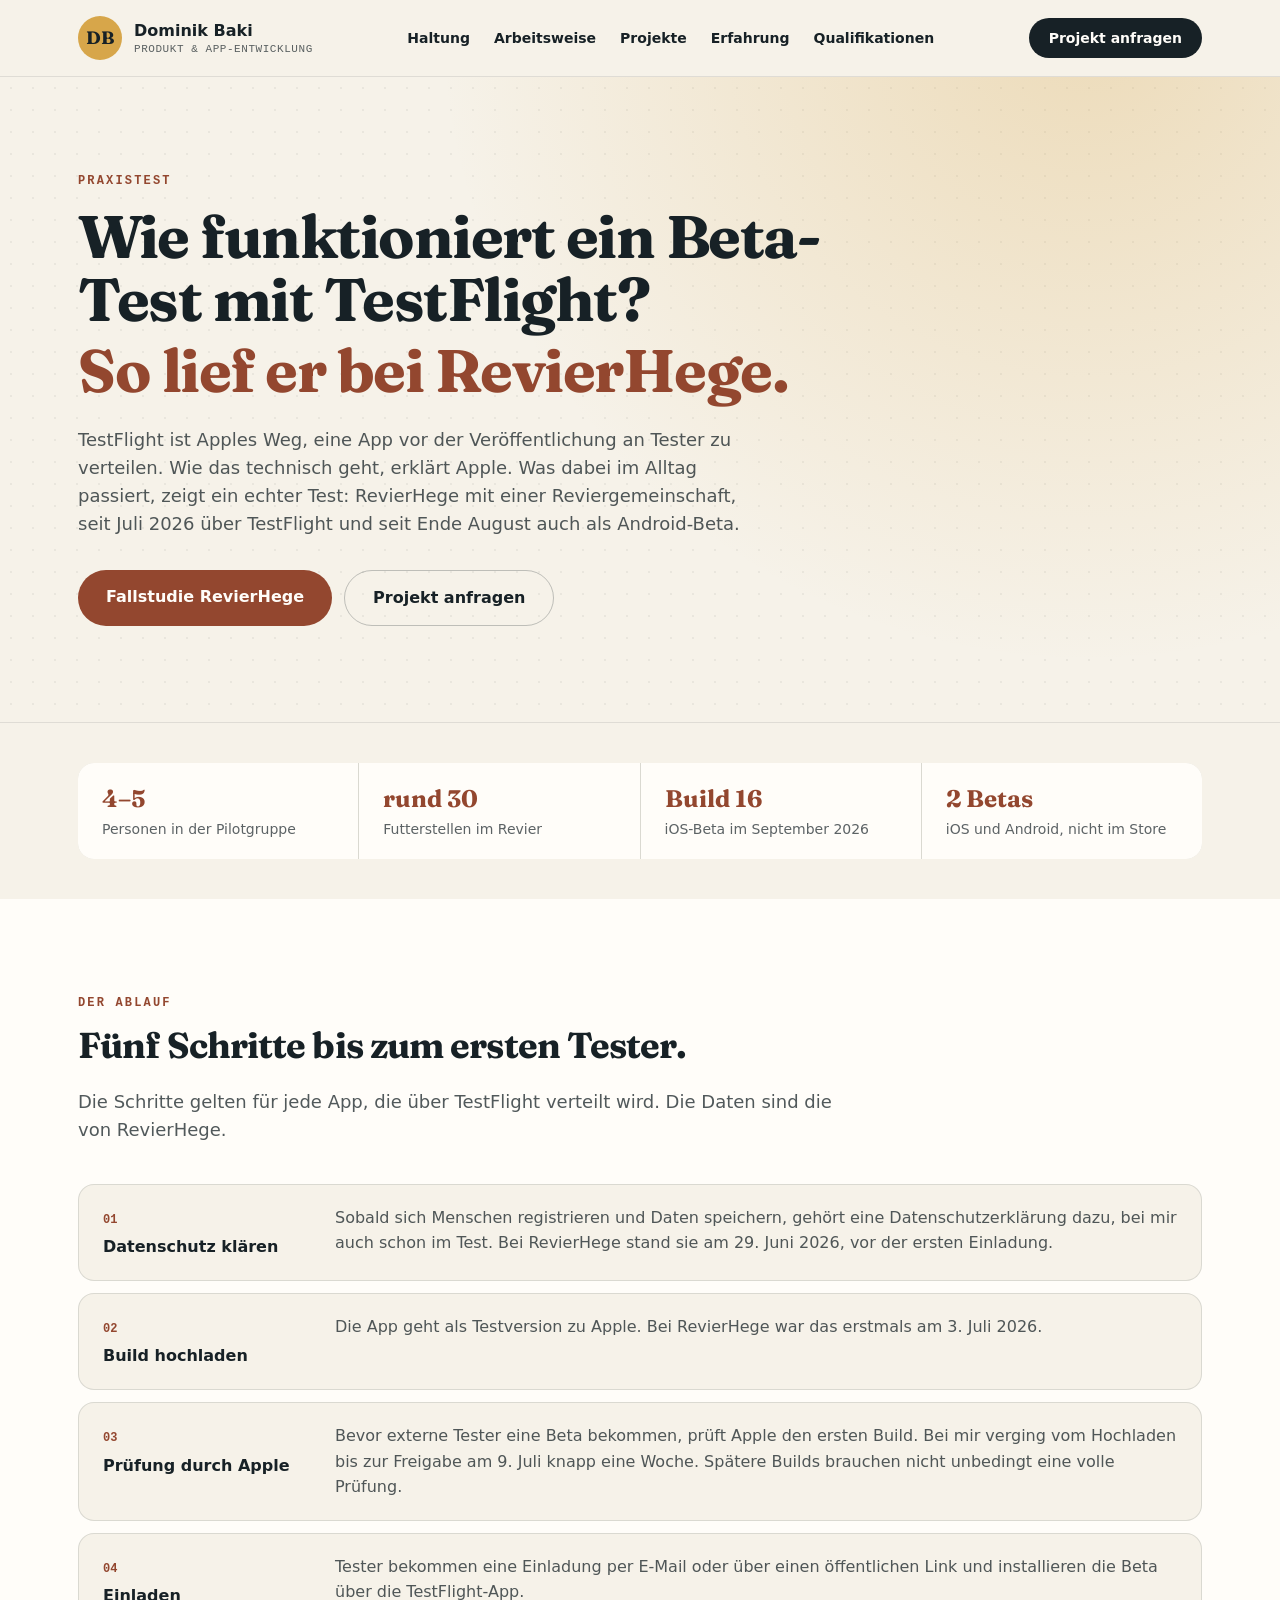
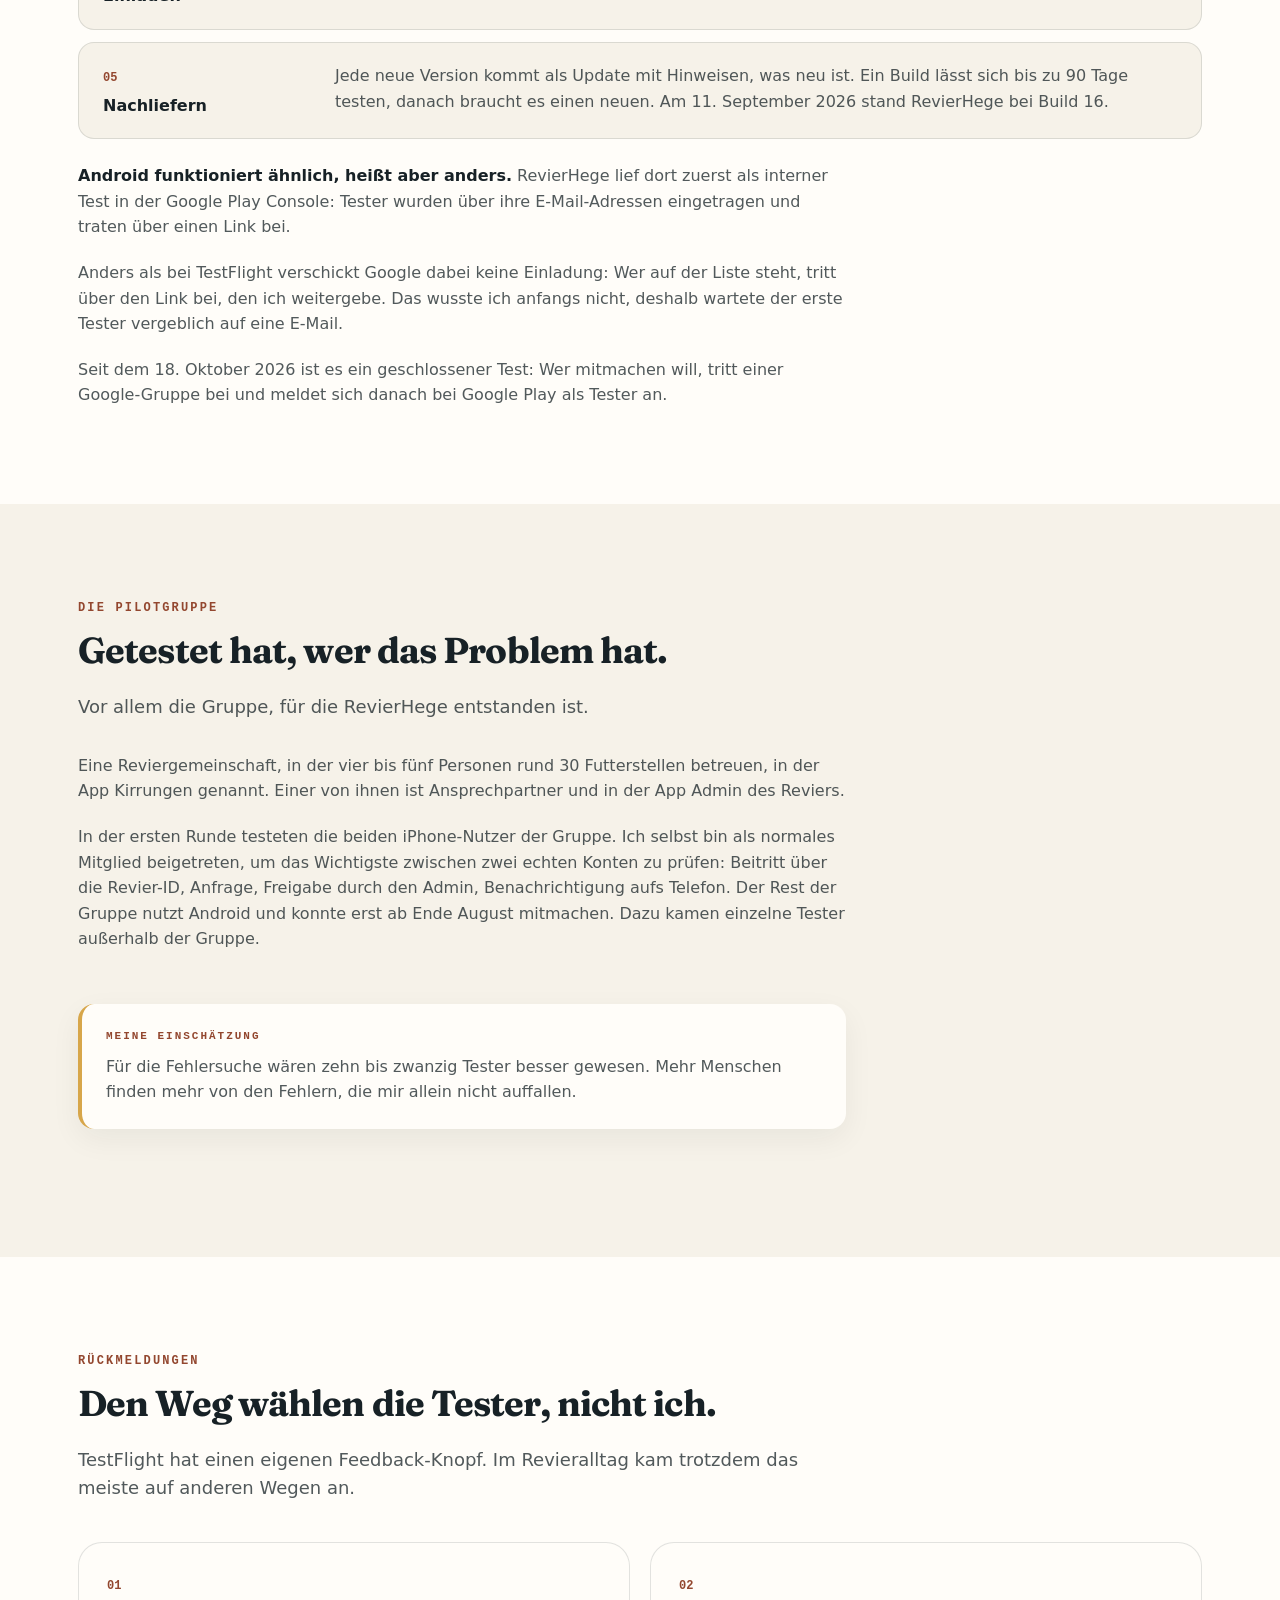
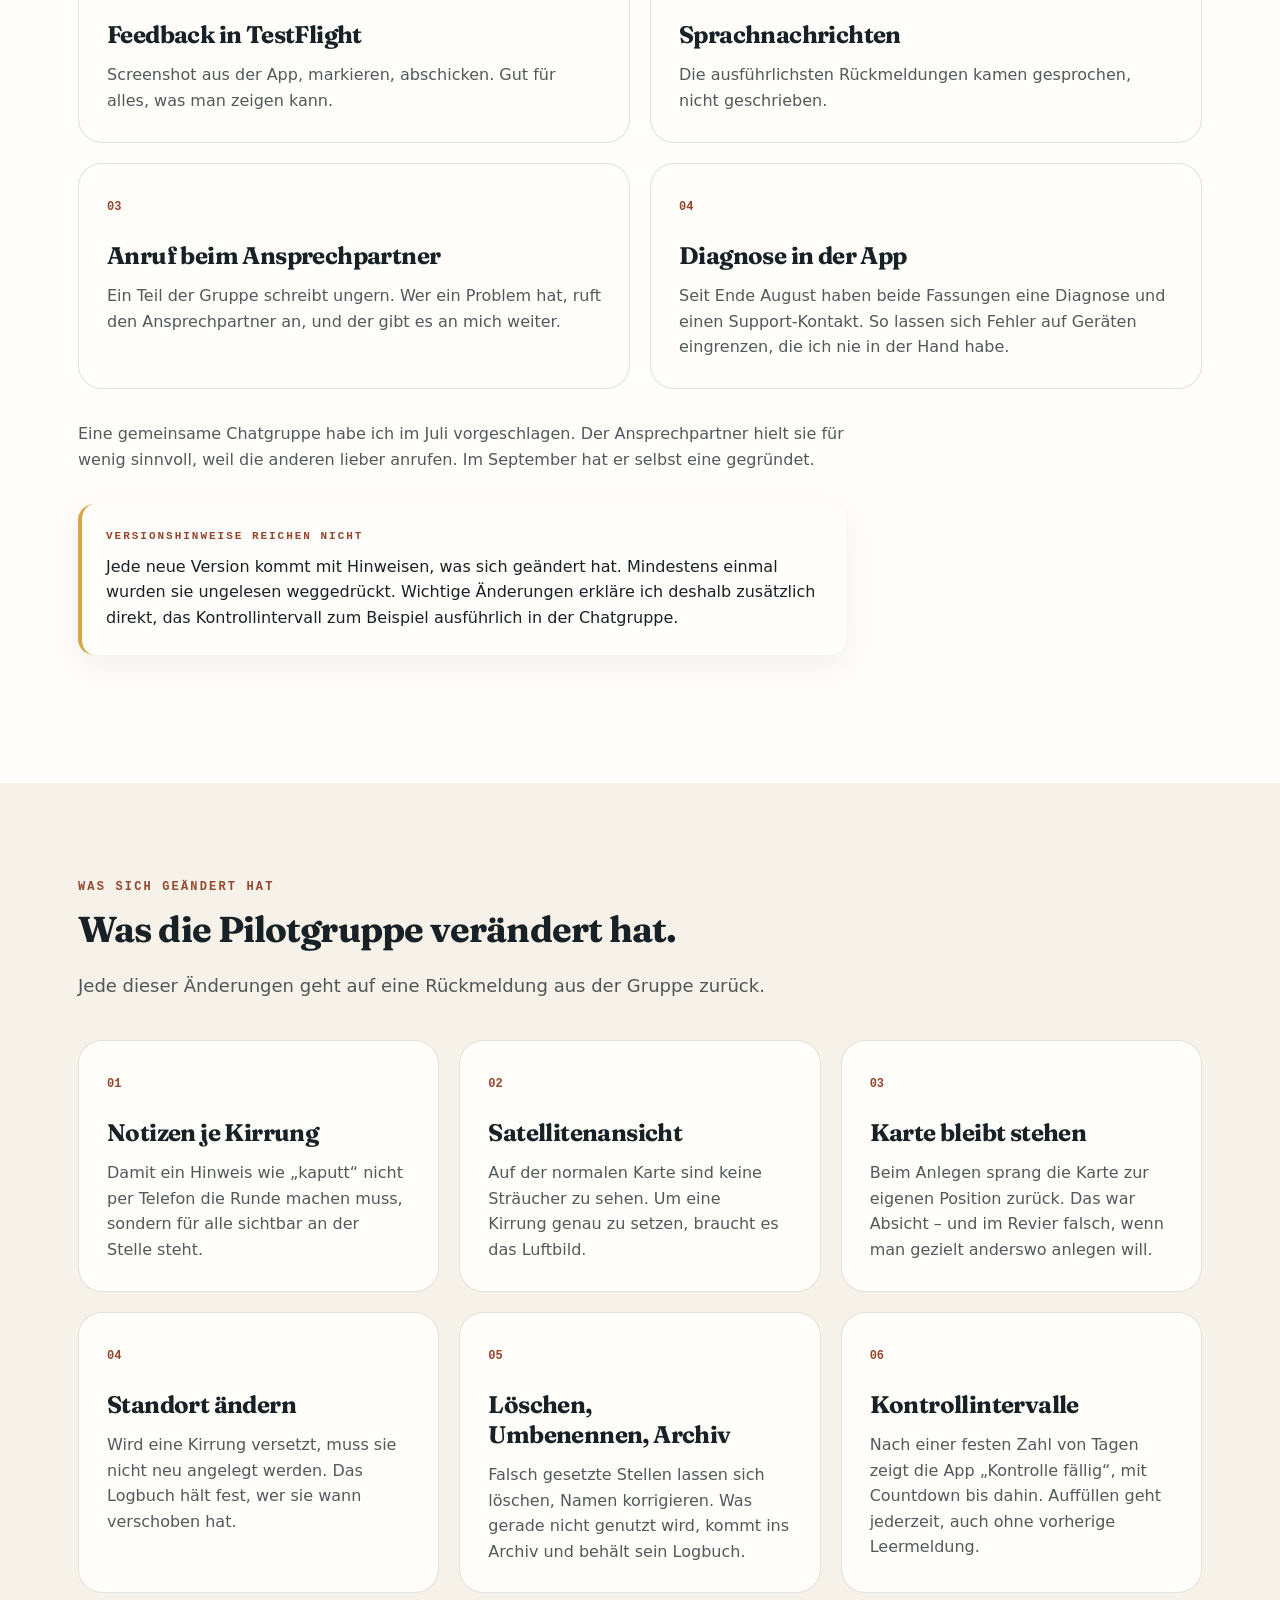
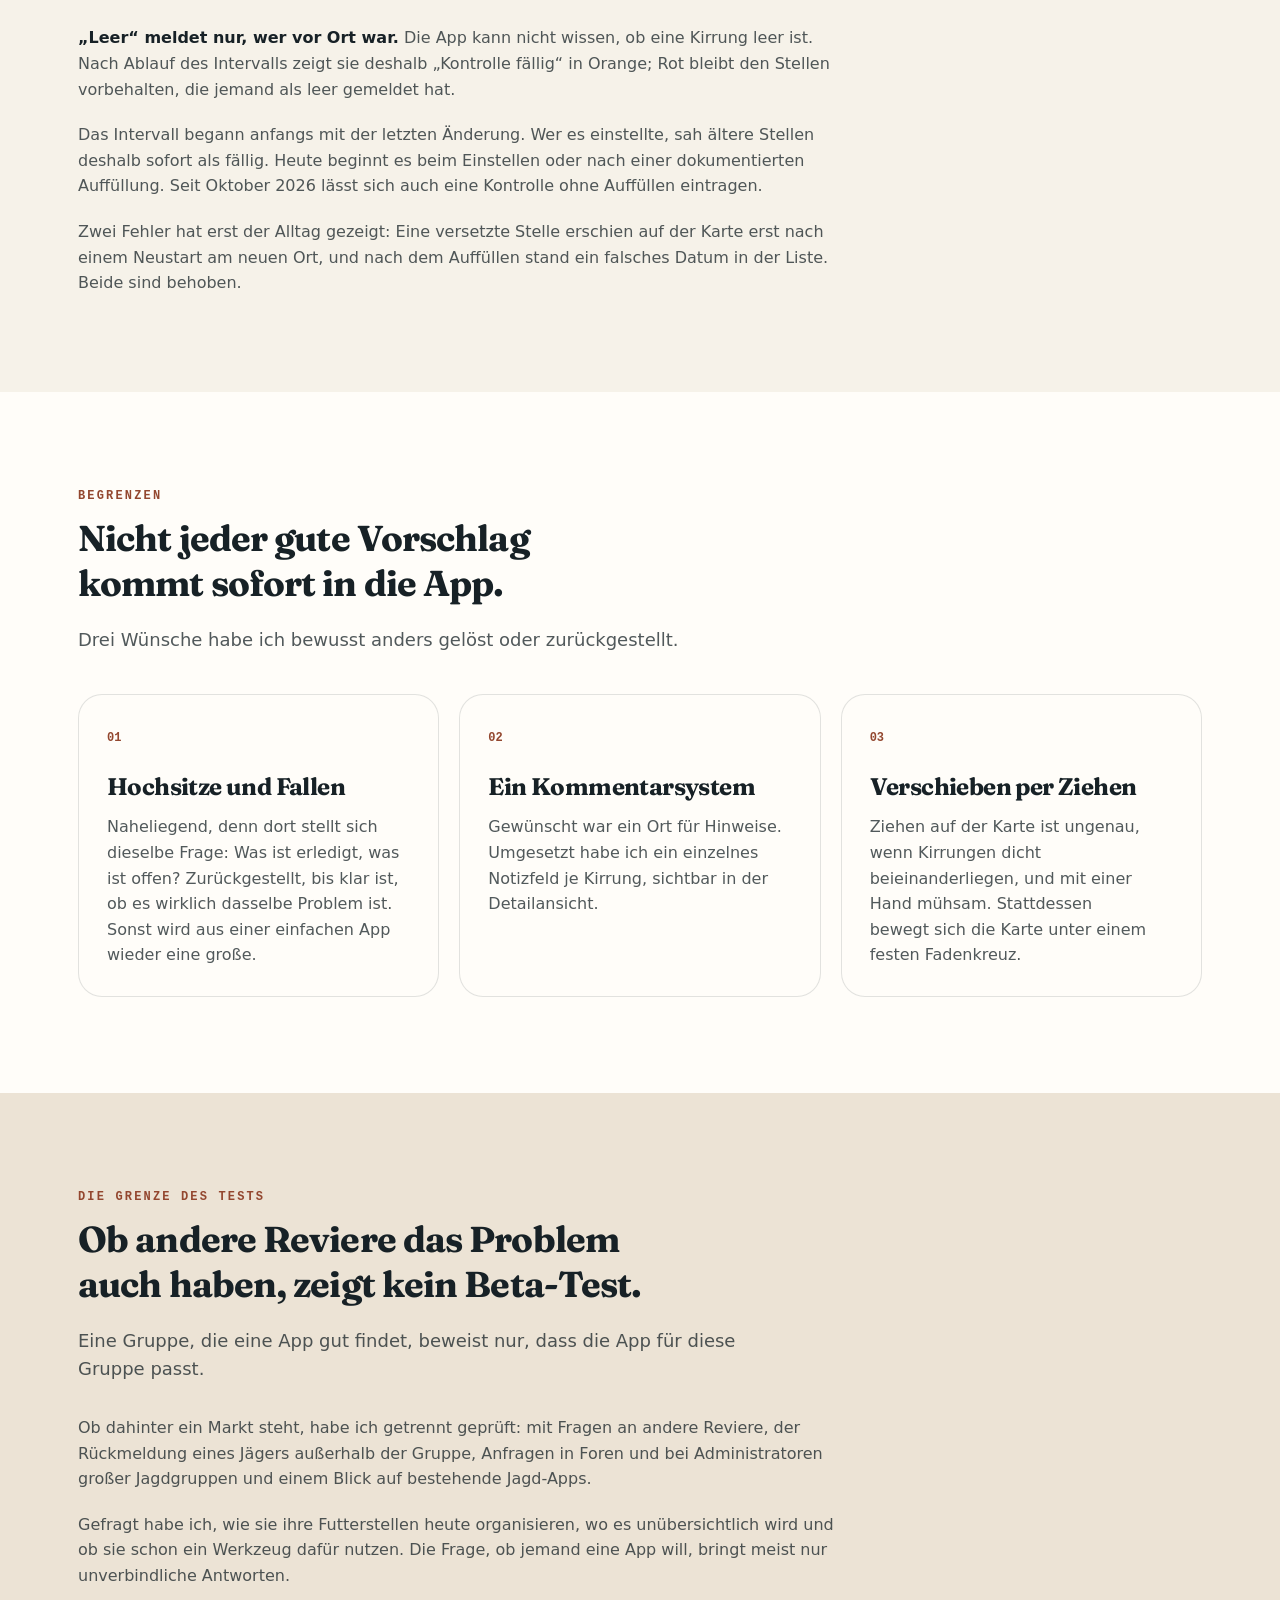
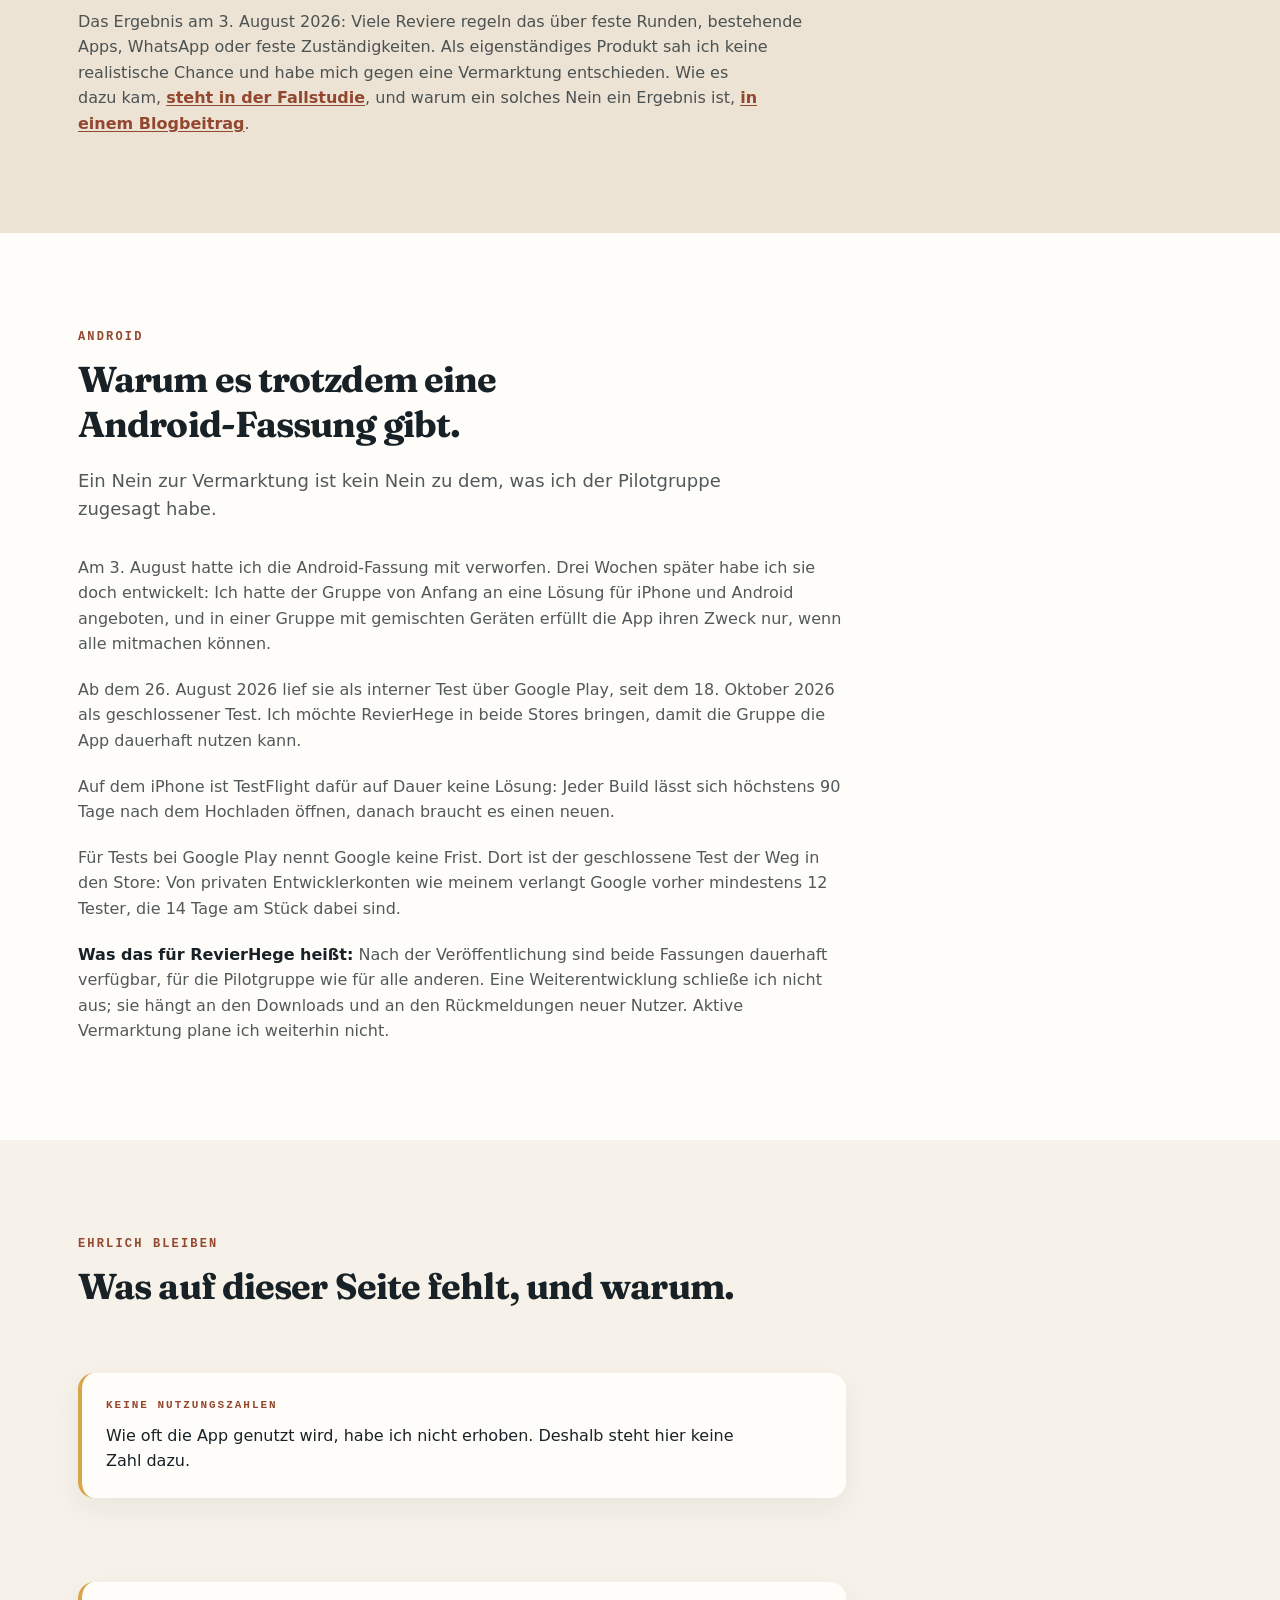
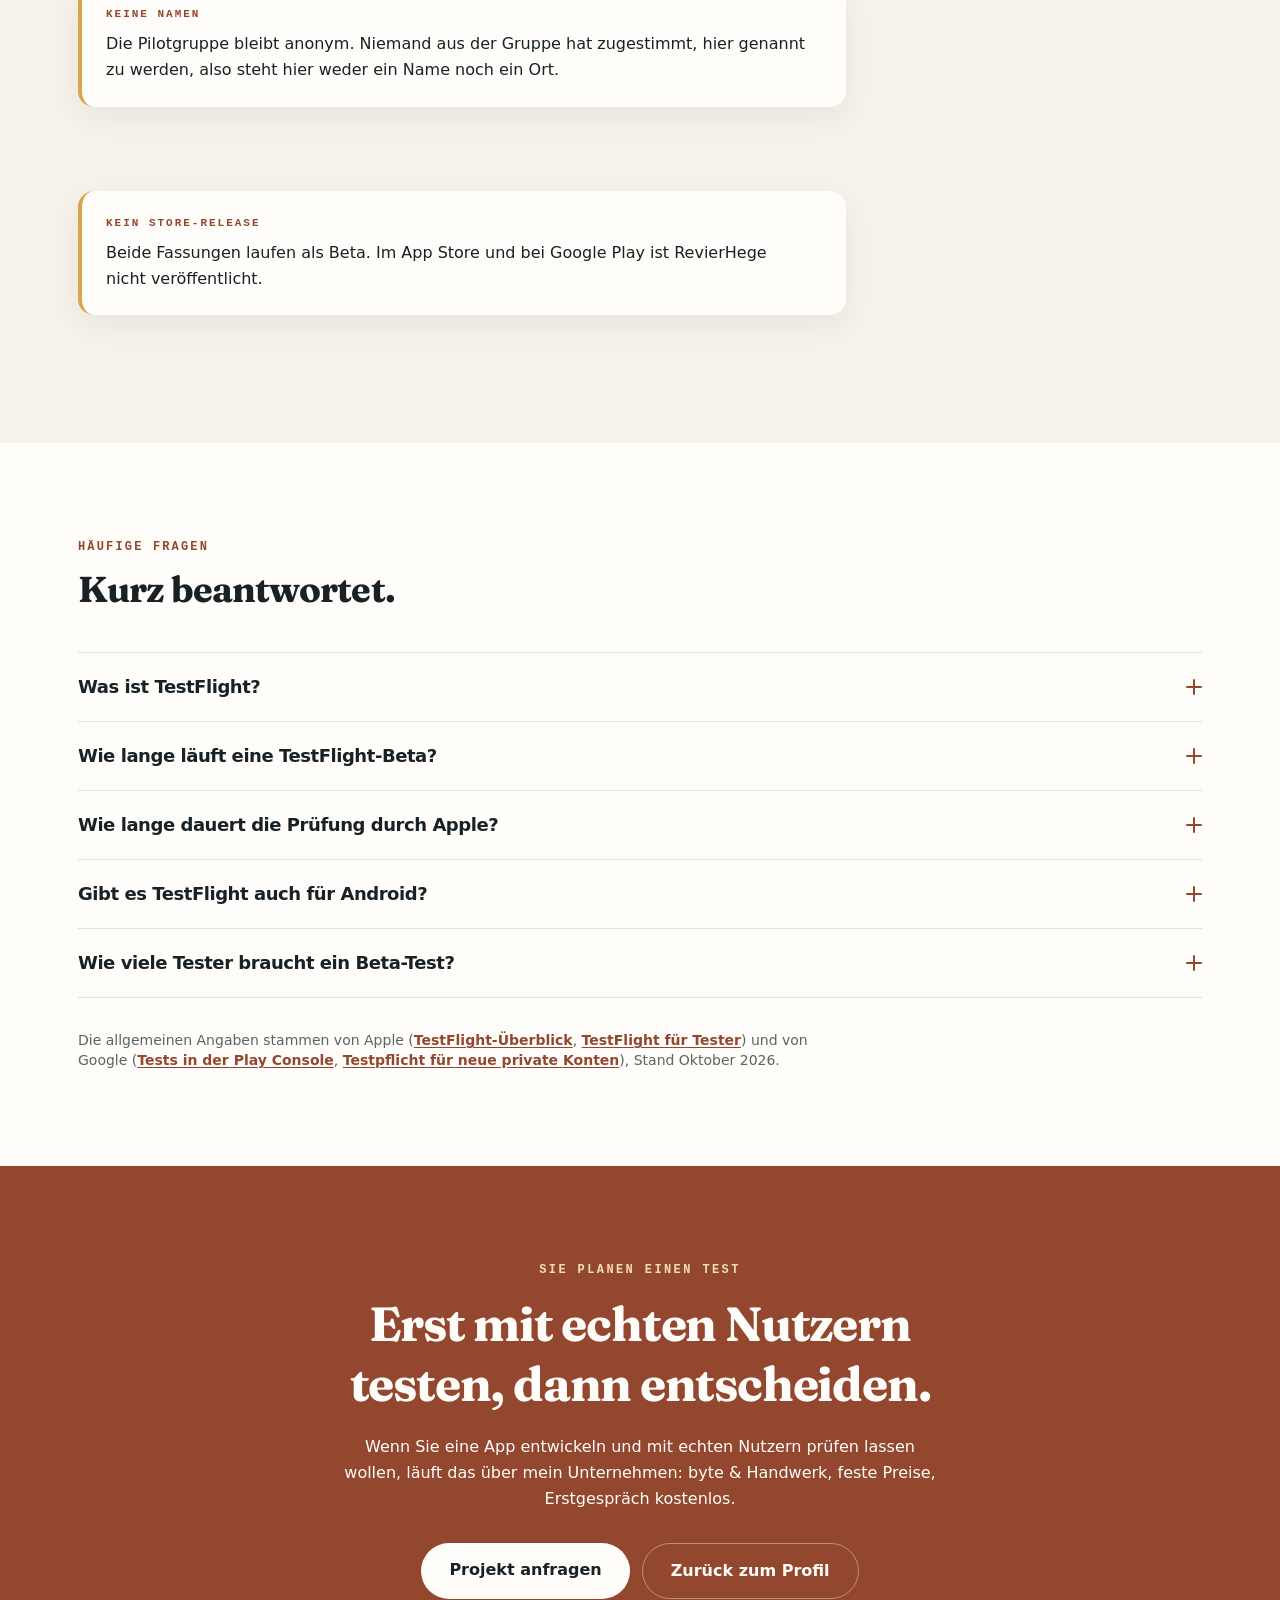
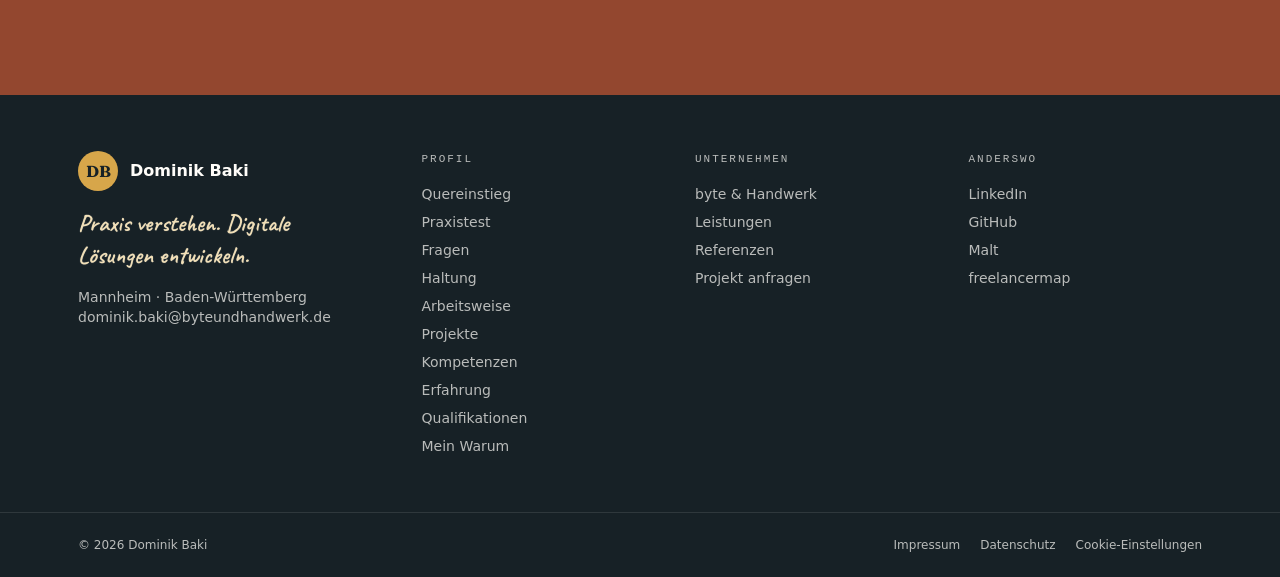
<file: testflight-praxistest.html>
<!DOCTYPE html><html lang="de"><head><meta charset="utf-8"><meta name="viewport" content="width=device-width, initial-scale=1"><title>TestFlight in der Praxis: mein Beta-Test | Dominik Baki</title><meta name="description" content="Wie ein Beta-Test über TestFlight im Alltag abläuft: Einladung, Rückmeldungen, Änderungen – am Beispiel RevierHege und einer echten Pilotgruppe."><meta name="theme-color" content="#f6f2e9"><link rel="canonical" href="https://dominikbaki.com/testflight-praxistest"><meta property="og:type" content="website"><meta property="og:locale" content="de_DE"><meta property="og:site_name" content="Dominik Baki"><meta property="og:url" content="https://dominikbaki.com/testflight-praxistest"><meta property="og:title" content="TestFlight in der Praxis: mein Beta-Test | Dominik Baki"><meta property="og:description" content="Wie ein Beta-Test über TestFlight im Alltag abläuft: Einladung, Rückmeldungen, Änderungen – am Beispiel RevierHege und einer echten Pilotgruppe."><meta property="og:image" content="https://dominikbaki.com/assets/og/testflight-praxistest.png"><meta property="og:image:width" content="1200"><meta property="og:image:height" content="630"><meta property="og:image:alt" content="TestFlight in der Praxis: mein Beta-Test – Dominik Baki"><meta name="twitter:card" content="summary_large_image"><meta name="twitter:title" content="TestFlight in der Praxis: mein Beta-Test | Dominik Baki"><meta name="twitter:description" content="Wie ein Beta-Test über TestFlight im Alltag abläuft: Einladung, Rückmeldungen, Änderungen – am Beispiel RevierHege und einer echten Pilotgruppe."><meta name="twitter:image" content="https://dominikbaki.com/assets/og/testflight-praxistest.png"><meta name="twitter:image:alt" content="TestFlight in der Praxis: mein Beta-Test – Dominik Baki"><link rel="dns-prefetch" href="//app.usercentrics.eu"><link rel="dns-prefetch" href="//api.usercentrics.eu"><link rel="preconnect" href="//privacy-proxy.usercentrics.eu"><script id="usercentrics-cmp" data-eu-mode="true" data-settings-id="vC1A9YPEa2XgYq" src="https://app.eu.usercentrics.eu/browser-ui/latest/loader.js" async></script><script src="https://privacy-proxy.usercentrics.eu/latest/uc-block.bundle.js"></script><script type="text/plain" data-usercentrics="Google Analytics 4" async src="https://www.googletagmanager.com/gtag/js?id=G-72ZE2LZPZM"></script><script type="text/plain" data-usercentrics="Google Analytics 4" src="/js/analytics.js"></script><style>@font-face{font-family:Fraunces-a4d5d08373048a4e;src:url("/_astro/fonts/fb24b5285e1543be.woff2") format("woff2");font-display:swap;unicode-range:U+0000-00FF,U+0131,U+0152-0153,U+02BB-02BC,U+02C6,U+02DA,U+02DC,U+0304,U+0308,U+0329,U+2000-206F,U+20AC,U+2122,U+2191,U+2193,U+2212,U+2215,U+FEFF,U+FFFD;font-weight:700;font-style:normal;}@font-face{font-family:Fraunces-a4d5d08373048a4e;src:url("/_astro/fonts/ffe131efe71a994d.woff2") format("woff2");font-display:swap;unicode-range:U+0000-00FF,U+0131,U+0152-0153,U+02BB-02BC,U+02C6,U+02DA,U+02DC,U+0304,U+0308,U+0329,U+2000-206F,U+20AC,U+2122,U+2191,U+2193,U+2212,U+2215,U+FEFF,U+FFFD;font-weight:800;font-style:normal;}@font-face{font-family:"Fraunces-a4d5d08373048a4e fallback: Times New Roman Bold";src:local("Times New Roman Bold");font-display:swap;font-weight:700;font-style:normal;size-adjust:115.5756%;ascent-override:84.6199%;descent-override:22.0635%;line-gap-override:0%;}@font-face{font-family:"Fraunces-a4d5d08373048a4e fallback: Times New Roman Bold";src:local("Times New Roman Bold");font-display:swap;font-weight:800;font-style:normal;size-adjust:115.5756%;ascent-override:84.6199%;descent-override:22.0635%;line-gap-override:0%;}:root{--font-fraunces:Fraunces-a4d5d08373048a4e,"Fraunces-a4d5d08373048a4e fallback: Times New Roman Bold",Georgia,serif;}</style><link rel="preload" href="/_astro/fonts/fb24b5285e1543be.woff2" as="font" type="font/woff2" crossorigin><style>@font-face{font-family:Caveat-528d0b49339669be;src:url("/_astro/fonts/db3a053d8f679fdc.woff2") format("woff2");font-display:swap;unicode-range:U+0000-00FF,U+0131,U+0152-0153,U+02BB-02BC,U+02C6,U+02DA,U+02DC,U+0304,U+0308,U+0329,U+2000-206F,U+20AC,U+2122,U+2191,U+2193,U+2212,U+2215,U+FEFF,U+FFFD;font-weight:600;font-style:normal;}:root{--font-caveat:Caveat-528d0b49339669be,cursive;}</style><script>
  document.documentElement.classList.add('js');
  setTimeout(function () {
    document.documentElement.classList.add('bewegung-fertig');
  }, 4000);
</script><script type="module">var e=document.querySelectorAll(`[data-reveal]`),t=e=>e.classList.add(`is-sichtbar`);if(!(`IntersectionObserver`in window))e.forEach(t);else{let n=new IntersectionObserver(e=>{for(let r of e)r.isIntersecting&&(t(r.target),n.unobserve(r.target))},{threshold:.15,rootMargin:`0px 0px -5% 0px`});e.forEach(e=>n.observe(e))}</script><link rel="icon" type="image/png" href="/favicon-96x96.png" sizes="96x96"><link rel="icon" type="image/svg+xml" href="/favicon.svg"><link rel="shortcut icon" href="/favicon.ico"><link rel="apple-touch-icon" sizes="180x180" href="/apple-touch-icon.png"><script type="application/ld+json">{"@context":"https://schema.org","@graph":[{"@type":"WebPage","@id":"https://dominikbaki.com/testflight-praxistest","url":"https://dominikbaki.com/testflight-praxistest","name":"TestFlight in der Praxis: mein Beta-Test","description":"Wie ein Beta-Test über TestFlight im Alltag abläuft: Einladung, Rückmeldungen, Änderungen – am Beispiel RevierHege und einer echten Pilotgruppe.","about":{"@id":"https://dominikbaki.com/#person"}},{"@type":"BreadcrumbList","itemListElement":[{"@type":"ListItem","position":1,"name":"Dominik Baki","item":"https://dominikbaki.com/"},{"@type":"ListItem","position":2,"name":"Praxistest","item":"https://dominikbaki.com/testflight-praxistest"}]}]}</script><link rel="stylesheet" href="/_astro/Seite.CKxK9mWF.css"></head><body><a href="#inhalt" class="sr-only z-50 rounded-full bg-ink px-5 py-3 font-bold text-cream focus:not-sr-only focus:fixed focus:top-3 focus:left-3">Zum Inhalt springen</a><header class="site-header sticky top-0 z-40 border-b border-ink/10 bg-paper/92 backdrop-blur"><div class="mx-auto flex max-w-content items-center justify-between gap-6 px-4 py-4 sm:px-6 lg:px-12"><a href="/" class="flex items-center gap-3"><span class="grid size-11 place-items-center rounded-full bg-gold text-ink"><span class="font-display text-lg leading-none font-bold">DB</span></span><span class="grid leading-tight"><span class="text-base font-bold whitespace-nowrap">Dominik Baki</span><small class="hidden font-mono text-[11px] tracking-wider text-ink/70 uppercase sm:block">Produkt &amp; App-Entwicklung</small></span></a><nav class="desktop-nav hidden gap-6 text-sm font-semibold xl:flex" aria-label="Hauptnavigation"><a href="/#haltung" class="hover:text-clay-dark">Haltung</a><a href="/#arbeitsweise" class="hover:text-clay-dark">Arbeitsweise</a><a href="/#projekte" class="hover:text-clay-dark">Projekte</a><a href="/#erfahrung" class="hover:text-clay-dark">Erfahrung</a><a href="/#qualifikationen" class="hover:text-clay-dark">Qualifikationen</a></nav><div class="flex items-center gap-2"><a href="https://byteundhandwerk.de/projektanfrage" class="hidden rounded-full bg-ink px-5 py-2.5 text-sm font-bold text-cream transition hover:bg-clay-dark sm:inline-flex">Projekt anfragen</a><details class="group relative size-11 [&amp;:not(:has(>summary))]:invisible xl:hidden"><summary class="grid size-11 cursor-pointer list-none place-items-center rounded-full border border-ink/20 [&amp;::-webkit-details-marker]:hidden" aria-label="Menü"><span aria-hidden="true" class="grid gap-1"><span class="block h-0.5 w-5 bg-ink transition group-open:translate-y-1.5 group-open:rotate-45"></span><span class="block h-0.5 w-5 bg-ink transition group-open:opacity-0"></span><span class="block h-0.5 w-5 bg-ink transition group-open:-translate-y-1.5 group-open:-rotate-45"></span></span></summary><nav class="mobile-nav absolute right-0 mt-3 grid w-64 gap-1 rounded-2xl border border-ink/12 bg-cream p-3 shadow-karte" aria-label="Mobile Navigation"><a href="/#haltung" class="rounded-lg px-3 py-2.5 font-semibold hover:bg-paper-deep">Haltung</a><a href="/#arbeitsweise" class="rounded-lg px-3 py-2.5 font-semibold hover:bg-paper-deep">Arbeitsweise</a><a href="/#projekte" class="rounded-lg px-3 py-2.5 font-semibold hover:bg-paper-deep">Projekte</a><a href="/#erfahrung" class="rounded-lg px-3 py-2.5 font-semibold hover:bg-paper-deep">Erfahrung</a><a href="/#qualifikationen" class="rounded-lg px-3 py-2.5 font-semibold hover:bg-paper-deep">Qualifikationen</a><a href="https://byteundhandwerk.de/projektanfrage" class="mt-1 rounded-full bg-ink px-4 py-2.5 text-center font-bold text-cream sm:hidden">Projekt anfragen</a></nav></details></div></div></header><main id="inhalt"><section class="mehlstaub relative overflow-hidden border-b border-ink/10"><div class="absolute inset-0 bg-[radial-gradient(circle_at_85%_-10%,rgba(215,166,74,0.3),transparent_50%)]"></div><div class="relative mx-auto grid max-w-content items-center gap-12 px-4 py-16 sm:px-6 lg:px-12 lg:py-24 "><div><p class="font-mono text-xs font-bold tracking-[0.18em] text-clay-dark uppercase" data-eyebrow>Praxistest</p><h1 class="mt-4 text-4xl leading-[1.05] font-bold tracking-tight sm:text-5xl lg:text-6xl">Wie funktioniert ein Beta-Test mit TestFlight? <span class="mt-2 block text-clay-dark">So lief er bei RevierHege.</span></h1><p class="mt-6 max-w-2xl text-lg text-ink/75">TestFlight ist Apples Weg, eine App vor der Veröffentlichung an Tester zu verteilen. Wie das technisch geht, erklärt Apple. Was dabei im Alltag passiert, zeigt ein echter Test: RevierHege mit einer Reviergemeinschaft, seit Juli 2026 über TestFlight und seit Ende August auch als Android-Beta.</p><div class="hero-actions mt-8 flex flex-wrap gap-3"><a href="https://byteundhandwerk.de/referenz-revierhege" class="rounded-full bg-clay-dark px-7 py-3.5 font-bold text-cream transition hover:bg-ink">Fallstudie RevierHege</a><a href="https://byteundhandwerk.de/projektanfrage" class="rounded-full border border-ink/25 px-7 py-3.5 font-bold transition hover:border-ink hover:bg-ink hover:text-cream">Projekt anfragen</a></div></div></div><span id="kopf-ende" hidden></span></section><div class="mx-auto w-full max-w-content px-4 sm:px-6 lg:px-12 py-10"><dl class="grid gap-px overflow-hidden rounded-2xl sm:grid-cols-2 lg:grid-cols-4 bg-ink/12 "><div class="px-6 py-5 bg-cream"><dt class="font-display text-2xl font-bold text-clay-dark">4–5</dt><dd class="mt-1 text-sm text-ink/70">Personen in der Pilotgruppe</dd></div><div class="px-6 py-5 bg-cream"><dt class="font-display text-2xl font-bold text-clay-dark">rund 30</dt><dd class="mt-1 text-sm text-ink/70">Futterstellen im Revier</dd></div><div class="px-6 py-5 bg-cream"><dt class="font-display text-2xl font-bold text-clay-dark">Build 16</dt><dd class="mt-1 text-sm text-ink/70">iOS-Beta im September 2026</dd></div><div class="px-6 py-5 bg-cream"><dt class="font-display text-2xl font-bold text-clay-dark">2 Betas</dt><dd class="mt-1 text-sm text-ink/70">iOS und Android, nicht im Store</dd></div></dl></div><section class="scroll-mt-32 bg-cream "><div class="mx-auto max-w-content px-4 py-16 sm:px-6 lg:px-12 lg:py-24"><div class="max-w-3xl"><p class="font-mono text-xs font-bold tracking-[0.18em] uppercase text-clay-dark">Der Ablauf</p><h2 class="mt-3 text-3xl leading-tight font-bold tracking-tight sm:text-4xl">Fünf Schritte bis zum ersten Tester.</h2><p class="mt-5 text-lg text-ink/75">Die Schritte gelten für jede App, die über TestFlight verteilt wird. Die Daten sind die von RevierHege.</p></div><ol class="mt-10 grid gap-3"><li class="grid gap-2 rounded-2xl border border-ink/12 bg-paper px-6 py-5 sm:grid-cols-[13rem_1fr] sm:gap-6"><span><span class="font-mono text-xs font-bold text-clay-dark">01</span><b class="mt-1 block">Datenschutz klären</b></span><span class="text-ink/75">Sobald sich Menschen registrieren und Daten speichern, gehört eine Datenschutzerklärung dazu, bei mir auch schon im Test. Bei RevierHege stand sie am 29. Juni 2026, vor der ersten Einladung.</span></li><li class="grid gap-2 rounded-2xl border border-ink/12 bg-paper px-6 py-5 sm:grid-cols-[13rem_1fr] sm:gap-6"><span><span class="font-mono text-xs font-bold text-clay-dark">02</span><b class="mt-1 block">Build hochladen</b></span><span class="text-ink/75">Die App geht als Testversion zu Apple. Bei RevierHege war das erstmals am 3. Juli 2026.</span></li><li class="grid gap-2 rounded-2xl border border-ink/12 bg-paper px-6 py-5 sm:grid-cols-[13rem_1fr] sm:gap-6"><span><span class="font-mono text-xs font-bold text-clay-dark">03</span><b class="mt-1 block">Prüfung durch Apple</b></span><span class="text-ink/75">Bevor externe Tester eine Beta bekommen, prüft Apple den ersten Build. Bei mir verging vom Hochladen bis zur Freigabe am 9. Juli knapp eine Woche. Spätere Builds brauchen nicht unbedingt eine volle Prüfung.</span></li><li class="grid gap-2 rounded-2xl border border-ink/12 bg-paper px-6 py-5 sm:grid-cols-[13rem_1fr] sm:gap-6"><span><span class="font-mono text-xs font-bold text-clay-dark">04</span><b class="mt-1 block">Einladen</b></span><span class="text-ink/75">Tester bekommen eine Einladung per E-Mail oder über einen öffentlichen Link und installieren die Beta über die TestFlight-App.</span></li><li class="grid gap-2 rounded-2xl border border-ink/12 bg-paper px-6 py-5 sm:grid-cols-[13rem_1fr] sm:gap-6"><span><span class="font-mono text-xs font-bold text-clay-dark">05</span><b class="mt-1 block">Nachliefern</b></span><span class="text-ink/75">Jede neue Version kommt als Update mit Hinweisen, was neu ist. Ein Build lässt sich bis zu 90 Tage testen, danach braucht es einen neuen. Am 11. September 2026 stand RevierHege bei Build 16.</span></li></ol><div class="mt-6 grid max-w-3xl gap-5 text-ink/75"><p><b class="text-ink">Android funktioniert ähnlich, heißt aber anders.</b> RevierHege lief dort zuerst als interner Test in der Google Play Console: Tester wurden über ihre E-Mail-Adressen eingetragen und traten über einen Link bei.</p><p>Anders als bei TestFlight verschickt Google dabei keine Einladung: Wer auf der Liste steht, tritt über den Link bei, den ich weitergebe. Das wusste ich anfangs nicht, deshalb wartete der erste Tester vergeblich auf eine E-Mail.</p><p>Seit dem 18. Oktober 2026 ist es ein geschlossener Test: Wer mitmachen will, tritt einer Google-Gruppe bei und meldet sich danach bei Google Play als Tester an.</p></div></div></section><section class="scroll-mt-32 bg-paper "><div class="mx-auto max-w-content px-4 py-16 sm:px-6 lg:px-12 lg:py-24"><div class="max-w-3xl"><p class="font-mono text-xs font-bold tracking-[0.18em] uppercase text-clay-dark">Die Pilotgruppe</p><h2 class="mt-3 text-3xl leading-tight font-bold tracking-tight sm:text-4xl">Getestet hat, wer das Problem hat.</h2><p class="mt-5 text-lg text-ink/75">Vor allem die Gruppe, für die RevierHege entstanden ist.</p></div><div class="mt-8 grid max-w-3xl gap-5 text-ink/75"><p>Eine Reviergemeinschaft, in der vier bis fünf Personen rund 30 Futterstellen betreuen, in der App Kirrungen genannt. Einer von ihnen ist Ansprechpartner und in der App Admin des Reviers.</p><p>In der ersten Runde testeten die beiden iPhone-Nutzer der Gruppe. Ich selbst bin als normales Mitglied beigetreten, um das Wichtigste zwischen zwei echten Konten zu prüfen: Beitritt über die Revier-ID, Anfrage, Freigabe durch den Admin, Benachrichtigung aufs Telefon. Der Rest der Gruppe nutzt Android und konnte erst ab Ende August mitmachen. Dazu kamen einzelne Tester außerhalb der Gruppe.</p><aside class="my-8 rounded-2xl border-l-4 border-gold bg-cream p-6 shadow-[0_10px_30px_rgba(23,33,38,0.06)] [&amp;_p]:my-2 [&amp;_p:last-child]:mb-0"><p class="!mt-0 font-mono text-[11px] font-bold tracking-[0.18em] text-clay-dark uppercase">Meine Einschätzung</p><p>Für die Fehlersuche wären zehn bis zwanzig Tester besser gewesen. Mehr Menschen finden mehr von den Fehlern, die mir allein nicht auffallen.</p></aside></div></div></section><section class="scroll-mt-32 bg-cream "><div class="mx-auto max-w-content px-4 py-16 sm:px-6 lg:px-12 lg:py-24"><div class="max-w-3xl"><p class="font-mono text-xs font-bold tracking-[0.18em] uppercase text-clay-dark">Rückmeldungen</p><h2 class="mt-3 text-3xl leading-tight font-bold tracking-tight sm:text-4xl">Den Weg wählen die Tester, nicht ich.</h2><p class="mt-5 text-lg text-ink/75">TestFlight hat einen eigenen Feedback-Knopf. Im Revieralltag kam trotzdem das meiste auf anderen Wegen an.</p></div><div class="mt-10 grid gap-5 md:grid-cols-2 "><article class="rounded-3xl border p-7 border-ink/12 bg-cream" data-reveal="auftauchen" style="--verzoegerung:0ms"><span class="font-mono text-xs font-bold text-clay-dark">01</span><h3 class="mt-6 text-2xl leading-tight font-bold tracking-tight">Feedback in TestFlight</h3><p class="mt-3 text-ink/75">Screenshot aus der App, markieren, abschicken. Gut für alles, was man zeigen kann.</p></article><article class="rounded-3xl border p-7 border-ink/12 bg-cream" data-reveal="auftauchen" style="--verzoegerung:80ms"><span class="font-mono text-xs font-bold text-clay-dark">02</span><h3 class="mt-6 text-2xl leading-tight font-bold tracking-tight">Sprachnachrichten</h3><p class="mt-3 text-ink/75">Die ausführlichsten Rückmeldungen kamen gesprochen, nicht geschrieben.</p></article><article class="rounded-3xl border p-7 border-ink/12 bg-cream" data-reveal="auftauchen" style="--verzoegerung:160ms"><span class="font-mono text-xs font-bold text-clay-dark">03</span><h3 class="mt-6 text-2xl leading-tight font-bold tracking-tight">Anruf beim Ansprechpartner</h3><p class="mt-3 text-ink/75">Ein Teil der Gruppe schreibt ungern. Wer ein Problem hat, ruft den Ansprechpartner an, und der gibt es an mich weiter.</p></article><article class="rounded-3xl border p-7 border-ink/12 bg-cream" data-reveal="auftauchen" style="--verzoegerung:240ms"><span class="font-mono text-xs font-bold text-clay-dark">04</span><h3 class="mt-6 text-2xl leading-tight font-bold tracking-tight">Diagnose in der App</h3><p class="mt-3 text-ink/75">Seit Ende August haben beide Fassungen eine Diagnose und einen Support-Kontakt. So lassen sich Fehler auf Geräten eingrenzen, die ich nie in der Hand habe.</p></article></div><p class="mt-8 max-w-3xl text-ink/75">Eine gemeinsame Chatgruppe habe ich im Juli vorgeschlagen. Der Ansprechpartner hielt sie für wenig sinnvoll, weil die anderen lieber anrufen. Im September hat er selbst eine gegründet.</p><div class="mt-6 max-w-3xl"><aside class="my-8 rounded-2xl border-l-4 border-gold bg-cream p-6 shadow-[0_10px_30px_rgba(23,33,38,0.06)] [&amp;_p]:my-2 [&amp;_p:last-child]:mb-0"><p class="!mt-0 font-mono text-[11px] font-bold tracking-[0.18em] text-clay-dark uppercase">Versionshinweise reichen nicht</p><p>Jede neue Version kommt mit Hinweisen, was sich geändert hat. Mindestens einmal wurden sie ungelesen weggedrückt. Wichtige Änderungen erkläre ich deshalb zusätzlich direkt, das Kontrollintervall zum Beispiel ausführlich in der Chatgruppe.</p></aside></div></div></section><section class="scroll-mt-32 bg-paper "><div class="mx-auto max-w-content px-4 py-16 sm:px-6 lg:px-12 lg:py-24"><div class="max-w-3xl"><p class="font-mono text-xs font-bold tracking-[0.18em] uppercase text-clay-dark">Was sich geändert hat</p><h2 class="mt-3 text-3xl leading-tight font-bold tracking-tight sm:text-4xl">Was die Pilotgruppe verändert hat.</h2><p class="mt-5 text-lg text-ink/75">Jede dieser Änderungen geht auf eine Rückmeldung aus der Gruppe zurück.</p></div><div class="mt-10 grid gap-5 md:grid-cols-3 "><article class="rounded-3xl border p-7 border-ink/12 bg-cream" data-reveal="auftauchen" style="--verzoegerung:0ms"><span class="font-mono text-xs font-bold text-clay-dark">01</span><h3 class="mt-6 text-2xl leading-tight font-bold tracking-tight">Notizen je Kirrung</h3><p class="mt-3 text-ink/75">Damit ein Hinweis wie „kaputt“ nicht per Telefon die Runde machen muss, sondern für alle sichtbar an der Stelle steht.</p></article><article class="rounded-3xl border p-7 border-ink/12 bg-cream" data-reveal="auftauchen" style="--verzoegerung:80ms"><span class="font-mono text-xs font-bold text-clay-dark">02</span><h3 class="mt-6 text-2xl leading-tight font-bold tracking-tight">Satellitenansicht</h3><p class="mt-3 text-ink/75">Auf der normalen Karte sind keine Sträucher zu sehen. Um eine Kirrung genau zu setzen, braucht es das Luftbild.</p></article><article class="rounded-3xl border p-7 border-ink/12 bg-cream" data-reveal="auftauchen" style="--verzoegerung:160ms"><span class="font-mono text-xs font-bold text-clay-dark">03</span><h3 class="mt-6 text-2xl leading-tight font-bold tracking-tight">Karte bleibt stehen</h3><p class="mt-3 text-ink/75">Beim Anlegen sprang die Karte zur eigenen Position zurück. Das war Absicht – und im Revier falsch, wenn man gezielt anderswo anlegen will.</p></article><article class="rounded-3xl border p-7 border-ink/12 bg-cream" data-reveal="auftauchen" style="--verzoegerung:240ms"><span class="font-mono text-xs font-bold text-clay-dark">04</span><h3 class="mt-6 text-2xl leading-tight font-bold tracking-tight">Standort ändern</h3><p class="mt-3 text-ink/75">Wird eine Kirrung versetzt, muss sie nicht neu angelegt werden. Das Logbuch hält fest, wer sie wann verschoben hat.</p></article><article class="rounded-3xl border p-7 border-ink/12 bg-cream" data-reveal="auftauchen" style="--verzoegerung:320ms"><span class="font-mono text-xs font-bold text-clay-dark">05</span><h3 class="mt-6 text-2xl leading-tight font-bold tracking-tight">Löschen, Umbenennen, Archiv</h3><p class="mt-3 text-ink/75">Falsch gesetzte Stellen lassen sich löschen, Namen korrigieren. Was gerade nicht genutzt wird, kommt ins Archiv und behält sein Logbuch.</p></article><article class="rounded-3xl border p-7 border-ink/12 bg-cream" data-reveal="auftauchen" style="--verzoegerung:400ms"><span class="font-mono text-xs font-bold text-clay-dark">06</span><h3 class="mt-6 text-2xl leading-tight font-bold tracking-tight">Kontrollintervalle</h3><p class="mt-3 text-ink/75">Nach einer festen Zahl von Tagen zeigt die App „Kontrolle fällig“, mit Countdown bis dahin. Auffüllen geht jederzeit, auch ohne vorherige Leermeldung.</p></article></div><div class="mt-8 grid max-w-3xl gap-5 text-ink/75"><p><b class="text-ink">„Leer“ meldet nur, wer vor Ort war.</b> Die App kann nicht wissen, ob eine Kirrung leer ist. Nach Ablauf des Intervalls zeigt sie deshalb „Kontrolle fällig“ in Orange; Rot bleibt den Stellen vorbehalten, die jemand als leer gemeldet hat.</p><p>Das Intervall begann anfangs mit der letzten Änderung. Wer es einstellte, sah ältere Stellen deshalb sofort als fällig. Heute beginnt es beim Einstellen oder nach einer dokumentierten Auffüllung. Seit Oktober 2026 lässt sich auch eine Kontrolle ohne Auffüllen eintragen.</p><p>Zwei Fehler hat erst der Alltag gezeigt: Eine versetzte Stelle erschien auf der Karte erst nach einem Neustart am neuen Ort, und nach dem Auffüllen stand ein falsches Datum in der Liste. Beide sind behoben.</p></div></div></section><section class="scroll-mt-32 bg-cream "><div class="mx-auto max-w-content px-4 py-16 sm:px-6 lg:px-12 lg:py-24"><div class="max-w-3xl"><p class="font-mono text-xs font-bold tracking-[0.18em] uppercase text-clay-dark">Begrenzen</p><h2 class="mt-3 text-3xl leading-tight font-bold tracking-tight sm:text-4xl">Nicht jeder gute Vorschlag kommt sofort in die App.</h2><p class="mt-5 text-lg text-ink/75">Drei Wünsche habe ich bewusst anders gelöst oder zurückgestellt.</p></div><div class="mt-10 grid gap-5 md:grid-cols-3 "><article class="rounded-3xl border p-7 border-ink/12 bg-cream" data-reveal="auftauchen" style="--verzoegerung:0ms"><span class="font-mono text-xs font-bold text-clay-dark">01</span><h3 class="mt-6 text-2xl leading-tight font-bold tracking-tight">Hochsitze und Fallen</h3><p class="mt-3 text-ink/75">Naheliegend, denn dort stellt sich dieselbe Frage: Was ist erledigt, was ist offen? Zurückgestellt, bis klar ist, ob es wirklich dasselbe Problem ist. Sonst wird aus einer einfachen App wieder eine große.</p></article><article class="rounded-3xl border p-7 border-ink/12 bg-cream" data-reveal="auftauchen" style="--verzoegerung:80ms"><span class="font-mono text-xs font-bold text-clay-dark">02</span><h3 class="mt-6 text-2xl leading-tight font-bold tracking-tight">Ein Kommentarsystem</h3><p class="mt-3 text-ink/75">Gewünscht war ein Ort für Hinweise. Umgesetzt habe ich ein einzelnes Notizfeld je Kirrung, sichtbar in der Detailansicht.</p></article><article class="rounded-3xl border p-7 border-ink/12 bg-cream" data-reveal="auftauchen" style="--verzoegerung:160ms"><span class="font-mono text-xs font-bold text-clay-dark">03</span><h3 class="mt-6 text-2xl leading-tight font-bold tracking-tight">Verschieben per Ziehen</h3><p class="mt-3 text-ink/75">Ziehen auf der Karte ist ungenau, wenn Kirrungen dicht beieinanderliegen, und mit einer Hand mühsam. Stattdessen bewegt sich die Karte unter einem festen Fadenkreuz.</p></article></div></div></section><section class="scroll-mt-32 bg-paper-deep "><div class="mx-auto max-w-content px-4 py-16 sm:px-6 lg:px-12 lg:py-24"><div class="max-w-3xl"><p class="font-mono text-xs font-bold tracking-[0.18em] uppercase text-clay-dark">Die Grenze des Tests</p><h2 class="mt-3 text-3xl leading-tight font-bold tracking-tight sm:text-4xl">Ob andere Reviere das Problem auch haben, zeigt kein Beta-Test.</h2><p class="mt-5 text-lg text-ink/75">Eine Gruppe, die eine App gut findet, beweist nur, dass die App für diese Gruppe passt.</p></div><div class="mt-8 grid max-w-3xl gap-5 text-ink/75"><p>Ob dahinter ein Markt steht, habe ich getrennt geprüft: mit Fragen an andere Reviere, der Rückmeldung eines Jägers außerhalb der Gruppe, Anfragen in Foren und bei Administratoren großer Jagdgruppen und einem Blick auf bestehende Jagd-Apps.</p><p>Gefragt habe ich, wie sie ihre Futterstellen heute organisieren, wo es unübersichtlich wird und ob sie schon ein Werkzeug dafür nutzen. Die Frage, ob jemand eine App will, bringt meist nur unverbindliche Antworten.</p><p>Das Ergebnis am 3. August 2026: Viele Reviere regeln das über feste Runden, bestehende Apps, WhatsApp oder feste Zuständigkeiten. Als eigenständiges Produkt sah ich keine realistische Chance und habe mich gegen eine Vermarktung entschieden. Wie es dazu kam, <a href="https://byteundhandwerk.de/referenz-revierhege#ergebnis" class="font-semibold text-clay-dark underline underline-offset-2">steht in der Fallstudie</a>, und warum ein solches Nein ein Ergebnis ist, <a href="https://byteundhandwerk.de/blog-begruendetes-nein" class="font-semibold text-clay-dark underline underline-offset-2">in einem Blogbeitrag</a>.</p></div></div></section><section class="scroll-mt-32 bg-cream "><div class="mx-auto max-w-content px-4 py-16 sm:px-6 lg:px-12 lg:py-24"><div class="max-w-3xl"><p class="font-mono text-xs font-bold tracking-[0.18em] uppercase text-clay-dark">Android</p><h2 class="mt-3 text-3xl leading-tight font-bold tracking-tight sm:text-4xl">Warum es trotzdem eine Android-Fassung gibt.</h2><p class="mt-5 text-lg text-ink/75">Ein Nein zur Vermarktung ist kein Nein zu dem, was ich der Pilotgruppe zugesagt habe.</p></div><div class="mt-8 grid max-w-3xl gap-5 text-ink/75"><p>Am 3. August hatte ich die Android-Fassung mit verworfen. Drei Wochen später habe ich sie doch entwickelt: Ich hatte der Gruppe von Anfang an eine Lösung für iPhone und Android angeboten, und in einer Gruppe mit gemischten Geräten erfüllt die App ihren Zweck nur, wenn alle mitmachen können.</p><p>Ab dem 26. August 2026 lief sie als interner Test über Google Play, seit dem 18. Oktober 2026 als geschlossener Test. Ich möchte RevierHege in beide Stores bringen, damit die Gruppe die App dauerhaft nutzen kann.</p><p>Auf dem iPhone ist TestFlight dafür auf Dauer keine Lösung: Jeder Build lässt sich höchstens 90 Tage nach dem Hochladen öffnen, danach braucht es einen neuen.</p><p>Für Tests bei Google Play nennt Google keine Frist. Dort ist der geschlossene Test der Weg in den Store: Von privaten Entwicklerkonten wie meinem verlangt Google vorher mindestens 12 Tester, die 14 Tage am Stück dabei sind.</p><p><b class="text-ink">Was das für RevierHege heißt:</b> Nach der Veröffentlichung sind beide Fassungen dauerhaft verfügbar, für die Pilotgruppe wie für alle anderen. Eine Weiterentwicklung schließe ich nicht aus; sie hängt an den Downloads und an den Rückmeldungen neuer Nutzer. Aktive Vermarktung plane ich weiterhin nicht.</p></div></div></section><section class="scroll-mt-32 bg-paper "><div class="mx-auto max-w-content px-4 py-16 sm:px-6 lg:px-12 lg:py-24"><div class="max-w-3xl"><p class="font-mono text-xs font-bold tracking-[0.18em] uppercase text-clay-dark">Ehrlich bleiben</p><h2 class="mt-3 text-3xl leading-tight font-bold tracking-tight sm:text-4xl">Was auf dieser Seite fehlt, und warum.</h2></div><div class="mt-8 grid max-w-3xl gap-5"><aside class="my-8 rounded-2xl border-l-4 border-gold bg-cream p-6 shadow-[0_10px_30px_rgba(23,33,38,0.06)] [&amp;_p]:my-2 [&amp;_p:last-child]:mb-0"><p class="!mt-0 font-mono text-[11px] font-bold tracking-[0.18em] text-clay-dark uppercase">Keine Nutzungszahlen</p><p>Wie oft die App genutzt wird, habe ich nicht erhoben. Deshalb steht hier keine Zahl dazu.</p></aside><aside class="my-8 rounded-2xl border-l-4 border-gold bg-cream p-6 shadow-[0_10px_30px_rgba(23,33,38,0.06)] [&amp;_p]:my-2 [&amp;_p:last-child]:mb-0"><p class="!mt-0 font-mono text-[11px] font-bold tracking-[0.18em] text-clay-dark uppercase">Keine Namen</p><p>Die Pilotgruppe bleibt anonym. Niemand aus der Gruppe hat zugestimmt, hier genannt zu werden, also steht hier weder ein Name noch ein Ort.</p></aside><aside class="my-8 rounded-2xl border-l-4 border-gold bg-cream p-6 shadow-[0_10px_30px_rgba(23,33,38,0.06)] [&amp;_p]:my-2 [&amp;_p:last-child]:mb-0"><p class="!mt-0 font-mono text-[11px] font-bold tracking-[0.18em] text-clay-dark uppercase">Kein Store-Release</p><p>Beide Fassungen laufen als Beta. Im App Store und bei Google Play ist RevierHege nicht veröffentlicht.</p></aside></div></div></section><section class="scroll-mt-32 bg-cream "><div class="mx-auto max-w-content px-4 py-16 sm:px-6 lg:px-12 lg:py-24"><div class="max-w-3xl"><p class="font-mono text-xs font-bold tracking-[0.18em] uppercase text-clay-dark">Häufige Fragen</p><h2 class="mt-3 text-3xl leading-tight font-bold tracking-tight sm:text-4xl">Kurz beantwortet.</h2></div><div class="divide-y divide-ink/12 border-y border-ink/12 mt-10" data-faq><details class="group"><summary class="flex cursor-pointer list-none items-center justify-between gap-6 py-5 text-lg font-semibold tracking-tight transition-colors duration-200 hover:text-clay-dark [&amp;::-webkit-details-marker]:hidden"><span>Was ist TestFlight?</span><span aria-hidden="true" class="relative size-4 shrink-0"><span class="absolute inset-x-0 top-1/2 h-0.5 -translate-y-1/2 rounded bg-clay-dark"></span><span class="absolute inset-y-0 left-1/2 w-0.5 -translate-x-1/2 rounded bg-clay-dark transition-transform duration-200 group-open:scale-y-0"></span></span></summary><div class="prosa max-w-3xl pb-6">Apples Dienst, um iPhone-Apps vor der Veröffentlichung an Tester zu verteilen. Tester installieren die TestFlight-App und darüber die Beta. Rückmeldungen mit Screenshot und Absturzberichte landen direkt beim Entwickler.</div></details><details class="group"><summary class="flex cursor-pointer list-none items-center justify-between gap-6 py-5 text-lg font-semibold tracking-tight transition-colors duration-200 hover:text-clay-dark [&amp;::-webkit-details-marker]:hidden"><span>Wie lange läuft eine TestFlight-Beta?</span><span aria-hidden="true" class="relative size-4 shrink-0"><span class="absolute inset-x-0 top-1/2 h-0.5 -translate-y-1/2 rounded bg-clay-dark"></span><span class="absolute inset-y-0 left-1/2 w-0.5 -translate-x-1/2 rounded bg-clay-dark transition-transform duration-200 group-open:scale-y-0"></span></span></summary><div class="prosa max-w-3xl pb-6">Jeder Build lässt sich bis zu 90 Tage nach dem Hochladen testen, danach lässt er sich nicht mehr öffnen. Ein neuer Build hat wieder 90 Tage. Wer länger testet, muss also regelmäßig nachliefern.</div></details><details class="group"><summary class="flex cursor-pointer list-none items-center justify-between gap-6 py-5 text-lg font-semibold tracking-tight transition-colors duration-200 hover:text-clay-dark [&amp;::-webkit-details-marker]:hidden"><span>Wie lange dauert die Prüfung durch Apple?</span><span aria-hidden="true" class="relative size-4 shrink-0"><span class="absolute inset-x-0 top-1/2 h-0.5 -translate-y-1/2 rounded bg-clay-dark"></span><span class="absolute inset-y-0 left-1/2 w-0.5 -translate-x-1/2 rounded bg-clay-dark transition-transform duration-200 group-open:scale-y-0"></span></span></summary><div class="prosa max-w-3xl pb-6">Apple prüft den ersten Build, bevor externe Tester ihn bekommen. Bei RevierHege verging vom Hochladen am 3. Juli bis zur Freigabe am 9. Juli 2026 knapp eine Woche. Das war die Prüfung für die Beta, nicht die für den App Store. Spätere Builds brauchen nicht unbedingt eine volle Prüfung.</div></details><details class="group"><summary class="flex cursor-pointer list-none items-center justify-between gap-6 py-5 text-lg font-semibold tracking-tight transition-colors duration-200 hover:text-clay-dark [&amp;::-webkit-details-marker]:hidden"><span>Gibt es TestFlight auch für Android?</span><span aria-hidden="true" class="relative size-4 shrink-0"><span class="absolute inset-x-0 top-1/2 h-0.5 -translate-y-1/2 rounded bg-clay-dark"></span><span class="absolute inset-y-0 left-1/2 w-0.5 -translate-x-1/2 rounded bg-clay-dark transition-transform duration-200 group-open:scale-y-0"></span></span></summary><div class="prosa max-w-3xl pb-6">Nein. Google Play hat eigene Testwege in der Play Console: interne, geschlossene und offene Tests. Die Android-Fassung von RevierHege lief ab dem 26. August 2026 als interner Test: bis zu 100 Tester, eingetragen über ihre E-Mail-Adressen, Beitritt über einen Link. Seit dem 18. Oktober 2026 ist es ein geschlossener Test, dem man über eine Google-Gruppe beitritt.</div></details><details class="group"><summary class="flex cursor-pointer list-none items-center justify-between gap-6 py-5 text-lg font-semibold tracking-tight transition-colors duration-200 hover:text-clay-dark [&amp;::-webkit-details-marker]:hidden"><span>Wie viele Tester braucht ein Beta-Test?</span><span aria-hidden="true" class="relative size-4 shrink-0"><span class="absolute inset-x-0 top-1/2 h-0.5 -translate-y-1/2 rounded bg-clay-dark"></span><span class="absolute inset-y-0 left-1/2 w-0.5 -translate-x-1/2 rounded bg-clay-dark transition-transform duration-200 group-open:scale-y-0"></span></span></summary><div class="prosa max-w-3xl pb-6">Das hängt vom Store ab. Apple schreibt keine Mindestzahl vor: TestFlight ist freiwillig und erlaubt bis zu 100 interne und 10.000 externe Tester. Google Play verlangt von privaten Entwicklerkonten, die nach dem 13. November 2023 angelegt wurden, vor der Veröffentlichung einen geschlossenen Test mit mindestens 12 Testern, die 14 Tage ohne Unterbrechung dabei sind. Ein interner Test zählt dafür nicht, deshalb läuft RevierHege seit dem 18. Oktober 2026 als geschlossener Test. Für die Fehlersuche hätte ich mir bei RevierHege zehn bis zwanzig Tester gewünscht; anfangs waren es zwei iPhones und ich.</div></details></div><p class="mt-8 max-w-3xl text-sm text-ink/70">Die allgemeinen Angaben stammen von Apple (<a href="https://developer.apple.com/help/app-store-connect/test-a-beta-version/testflight-overview" class="font-semibold text-clay-dark underline underline-offset-2" target="_blank" rel="noopener noreferrer">TestFlight-Überblick</a>, <a href="https://testflight.apple.com/" class="font-semibold text-clay-dark underline underline-offset-2" target="_blank" rel="noopener noreferrer">TestFlight für Tester</a>) und von Google (<a href="https://support.google.com/googleplay/android-developer/answer/9845334?hl=de" class="font-semibold text-clay-dark underline underline-offset-2" target="_blank" rel="noopener noreferrer">Tests in der Play Console</a>, <a href="https://support.google.com/googleplay/android-developer/answer/14151465?hl=de" class="font-semibold text-clay-dark underline underline-offset-2" target="_blank" rel="noopener noreferrer">Testpflicht für neue private Konten</a>), Stand Oktober 2026.</p></div></section><section class="cta bg-clay-dark text-cream"><div class="mx-auto max-w-content px-4 py-20 text-center sm:px-6 lg:px-12 lg:py-24"><p class="font-mono text-xs font-bold tracking-[0.2em] text-gold-soft uppercase">Sie planen einen Test</p><h2 class="mx-auto mt-4 max-w-3xl text-3xl leading-tight font-bold tracking-tight sm:text-5xl">Erst mit echten Nutzern testen, dann entscheiden.</h2><p class="mx-auto mt-5 max-w-2xl text-cream">Wenn Sie eine App entwickeln und mit echten Nutzern prüfen lassen wollen, läuft das über mein Unternehmen: byte &amp; Handwerk, feste Preise, Erstgespräch kostenlos.</p><div class="mt-8 flex flex-wrap justify-center gap-3"><a href="https://byteundhandwerk.de/projektanfrage" class="rounded-full bg-cream px-7 py-3.5 font-bold text-ink transition hover:bg-gold-soft">Projekt anfragen</a><a href="/" class="rounded-full border border-cream/40 px-7 py-3.5 font-bold text-cream transition hover:border-cream hover:bg-cream hover:text-ink">Zurück zum Profil</a></div></div></section></main><footer class="site-footer bg-ink text-cream/70"><div class="mx-auto grid max-w-content gap-y-10 px-4 py-14 sm:px-6 md:grid-cols-[1.3fr_repeat(3,minmax(1rem,2.5rem)_1fr)] lg:px-12"><div><p class="flex items-center gap-3 text-cream md:min-w-[14.375rem]"><span class="grid size-10 place-items-center rounded-full bg-gold text-ink"><span class="font-display text-base leading-none font-bold">DB</span></span><span class="font-bold">Dominik Baki</span></p><p class="kreideschrift mt-4 text-2xl text-gold-soft">Praxis verstehen. Digitale Lösungen entwickeln.</p><p class="mt-4 text-sm">Mannheim · Baden-Württemberg<br><a href="mailto:dominik.baki@byteundhandwerk.de" class="hover:text-gold-soft">dominik.baki@byteundhandwerk.de</a></p></div><nav aria-label="Profil" class="md:col-start-3"><p class="font-mono text-[11px] tracking-[0.18em] text-cream/70 uppercase">Profil</p><ul class="mt-4 grid gap-2 text-sm"><li><a href="/quereinstieg-app-entwickler" class="hover:text-gold-soft">Quereinstieg</a></li><li><a href="/testflight-praxistest" class="hover:text-gold-soft">Praxistest</a></li><li><a href="/fragen" class="hover:text-gold-soft">Fragen</a></li><li><a href="/#haltung" class="hover:text-gold-soft">Haltung</a></li><li><a href="/#arbeitsweise" class="hover:text-gold-soft">Arbeitsweise</a></li><li><a href="/#projekte" class="hover:text-gold-soft">Projekte</a></li><li><a href="/#kompetenzen" class="hover:text-gold-soft">Kompetenzen</a></li><li><a href="/#erfahrung" class="hover:text-gold-soft">Erfahrung</a></li><li><a href="/#qualifikationen" class="hover:text-gold-soft">Qualifikationen</a></li><li><a href="/#warum" class="hover:text-gold-soft">Mein Warum</a></li></ul></nav><nav aria-label="Unternehmen" class="md:col-start-5"><p class="font-mono text-[11px] tracking-[0.18em] text-cream/70 uppercase">Unternehmen</p><ul class="mt-4 grid gap-2 text-sm"><li><a href="https://byteundhandwerk.de" class="hover:text-gold-soft">byte &amp; Handwerk</a></li><li><a href="https://byteundhandwerk.de/leistungen" class="hover:text-gold-soft">Leistungen</a></li><li><a href="https://byteundhandwerk.de/referenzen" class="hover:text-gold-soft">Referenzen</a></li><li><a href="https://byteundhandwerk.de/projektanfrage" class="hover:text-gold-soft">Projekt anfragen</a></li></ul></nav><nav aria-label="Anderswo" class="md:col-start-7"><p class="font-mono text-[11px] tracking-[0.18em] text-cream/70 uppercase">Anderswo</p><ul class="mt-4 grid gap-2 text-sm"><li><a href="https://www.linkedin.com/in/dominik-baki" class="hover:text-gold-soft">LinkedIn</a></li><li><a href="https://github.com/Code-Noob82" class="hover:text-gold-soft">GitHub</a></li><li><a href="https://www.malt.com/de-de/profile/dominikbaki1" class="hover:text-gold-soft">Malt</a></li><li><a href="https://www.freelancermap.de/profil/dominik-baki" class="hover:text-gold-soft">freelancermap</a></li></ul></nav></div><div class="border-t border-cream/10"><div class="mx-auto flex max-w-content flex-wrap items-center justify-between gap-4 px-4 py-6 text-xs text-cream/70 sm:px-6 lg:px-12"><p>© 2026 Dominik Baki</p><ul class="flex flex-wrap items-center gap-x-5 gap-y-2"><li><a href="https://byteundhandwerk.de/impressum" class="hover:text-gold-soft">Impressum</a></li><li><a href="https://byteundhandwerk.de/datenschutz" class="hover:text-gold-soft">Datenschutz</a></li><li><button type="button" class="hover:text-gold-soft" data-open-consent hidden>Cookie-Einstellungen</button><script type="module">for(let e of document.querySelectorAll(`[data-open-consent]`))e.hidden=!1,e.addEventListener(`click`,()=>{let e=window;if(e.__ucCmp?.showSecondLayer)return e.__ucCmp.showSecondLayer();if(e.UC_UI?.showSecondLayer)return e.UC_UI.showSecondLayer();document.querySelector(`#usercentrics-root`)?.shadowRoot?.querySelector(`[data-testid="uc-privacy-button"]`)?.click()});</script></li></ul></div></div></footer></body></html>
</file>
<file: _astro/Seite.CKxK9mWF.css>
/*! tailwindcss v4.3.3 | MIT License | https://tailwindcss.com */
@layer properties{@supports (((-webkit-hyphens:none)) and (not (margin-trim:inline))) or ((-moz-orient:inline) and (not (color:rgb(from red r g b)))){*,:before,:after,::backdrop{--tw-translate-x:0;--tw-translate-y:0;--tw-translate-z:0;--tw-rotate-x:initial;--tw-rotate-y:initial;--tw-rotate-z:initial;--tw-skew-x:initial;--tw-skew-y:initial;--tw-space-y-reverse:0;--tw-divide-y-reverse:0;--tw-border-style:solid;--tw-leading:initial;--tw-font-weight:initial;--tw-tracking:initial;--tw-ordinal:initial;--tw-slashed-zero:initial;--tw-numeric-figure:initial;--tw-numeric-spacing:initial;--tw-numeric-fraction:initial;--tw-shadow:0 0 #0000;--tw-shadow-color:initial;--tw-shadow-alpha:100%;--tw-inset-shadow:0 0 #0000;--tw-inset-shadow-color:initial;--tw-inset-shadow-alpha:100%;--tw-ring-color:initial;--tw-ring-shadow:0 0 #0000;--tw-inset-ring-color:initial;--tw-inset-ring-shadow:0 0 #0000;--tw-ring-inset:initial;--tw-ring-offset-width:0px;--tw-ring-offset-color:#fff;--tw-ring-offset-shadow:0 0 #0000;--tw-outline-style:solid;--tw-blur:initial;--tw-brightness:initial;--tw-contrast:initial;--tw-grayscale:initial;--tw-hue-rotate:initial;--tw-invert:initial;--tw-opacity:initial;--tw-saturate:initial;--tw-sepia:initial;--tw-drop-shadow:initial;--tw-drop-shadow-color:initial;--tw-drop-shadow-alpha:100%;--tw-drop-shadow-size:initial;--tw-backdrop-blur:initial;--tw-backdrop-brightness:initial;--tw-backdrop-contrast:initial;--tw-backdrop-grayscale:initial;--tw-backdrop-hue-rotate:initial;--tw-backdrop-invert:initial;--tw-backdrop-opacity:initial;--tw-backdrop-saturate:initial;--tw-backdrop-sepia:initial;--tw-duration:initial;--tw-scale-x:1;--tw-scale-y:1;--tw-scale-z:1}}}@layer theme{:root,:host{--font-sans:ui-sans-serif, system-ui, -apple-system, BlinkMacSystemFont, "Segoe UI", sans-serif;--font-mono:ui-monospace, SFMono-Regular, Menlo, Monaco, Consolas, monospace;--spacing:.25rem;--container-sm:24rem;--container-2xl:42rem;--container-3xl:48rem;--text-xs:.75rem;--text-xs--line-height:calc(1 / .75);--text-sm:.875rem;--text-sm--line-height:calc(1.25 / .875);--text-base:1rem;--text-base--line-height:calc(1.5 / 1);--text-lg:1.125rem;--text-lg--line-height:calc(1.75 / 1.125);--text-xl:1.25rem;--text-xl--line-height:calc(1.75 / 1.25);--text-2xl:1.5rem;--text-2xl--line-height:calc(2 / 1.5);--text-3xl:1.875rem;--text-3xl--line-height:calc(2.25 / 1.875);--text-4xl:2.25rem;--text-4xl--line-height:calc(2.5 / 2.25);--text-5xl:3rem;--text-5xl--line-height:1;--text-6xl:3.75rem;--text-6xl--line-height:1;--font-weight-semibold:600;--font-weight-bold:700;--tracking-tight:-.025em;--tracking-normal:0em;--tracking-wide:.025em;--tracking-wider:.05em;--leading-tight:1.25;--leading-snug:1.375;--leading-relaxed:1.625;--radius-md:.375rem;--radius-lg:.5rem;--radius-xl:.75rem;--radius-2xl:1rem;--radius-3xl:1.5rem;--default-transition-duration:.15s;--default-transition-timing-function:cubic-bezier(.4, 0, .2, 1);--default-font-family:var(--font-sans);--default-mono-font-family:var(--font-mono);--color-ink:#172126;--color-paper:#f6f2e9;--color-paper-deep:#ece3d5;--color-cream:#fffdf9;--color-clay:#b95f43;--color-clay-dark:#93472f;--color-gold:#d7a64a;--color-gold-soft:#f1dfb7;--color-green:#456552;--color-tafel:#1d2a24;--color-holz:#8a5a33;--color-kreide:#f4f1e8;--font-display:var(--font-fraunces,Georgia, serif);--font-kreide:var(--font-caveat,cursive);--container-content:76.25rem;--ease-ofen:cubic-bezier(.22, 1, .36, 1)}}@layer base{*,:after,:before,::backdrop{box-sizing:border-box;border:0 solid;margin:0;padding:0}::file-selector-button{box-sizing:border-box;border:0 solid;margin:0;padding:0}html,:host{-webkit-text-size-adjust:100%;tab-size:4;line-height:1.5;font-family:var(--default-font-family,-apple-system, BlinkMacSystemFont, "Segoe UI", Roboto, "Helvetica Neue", "Noto Sans", Arial, sans-serif, "Apple Color Emoji", "Segoe UI Emoji", "Segoe UI Symbol", "Noto Color Emoji");font-feature-settings:var(--default-font-feature-settings,normal);font-variation-settings:var(--default-font-variation-settings,normal);-webkit-tap-highlight-color:transparent}hr{height:0;color:inherit;border-top-width:1px}abbr:where([title]){text-decoration:underline dotted}h1,h2,h3,h4,h5,h6{font-size:inherit;font-weight:inherit}a{color:inherit;-webkit-text-decoration:inherit;-webkit-text-decoration:inherit;-webkit-text-decoration:inherit;text-decoration:inherit}b,strong{font-weight:bolder}code,kbd,samp,pre{font-family:var(--default-mono-font-family,ui-monospace, SFMono-Regular, Menlo, Monaco, Consolas, "Liberation Mono", "Courier New", monospace);font-feature-settings:var(--default-mono-font-feature-settings,normal);font-variation-settings:var(--default-mono-font-variation-settings,normal);font-size:1em}small{font-size:80%}sub,sup{vertical-align:baseline;font-size:75%;line-height:0;position:relative}sub{bottom:-.25em}sup{top:-.5em}table{text-indent:0;border-color:inherit;border-collapse:collapse}:-moz-focusring:where(:not(iframe)){outline:auto}progress{vertical-align:baseline}summary{display:list-item}ol,ul,menu{list-style:none}img,svg,video,canvas,audio,iframe,embed,object{vertical-align:middle;display:block}img,video{max-width:100%;height:auto}button,input,select,optgroup,textarea{font:inherit;font-feature-settings:inherit;font-variation-settings:inherit;letter-spacing:inherit;color:inherit;opacity:1;background-color:#0000;border-radius:0}::file-selector-button{font:inherit;font-feature-settings:inherit;font-variation-settings:inherit;letter-spacing:inherit;color:inherit;opacity:1;background-color:#0000;border-radius:0}:where(select:is([multiple],[size])) optgroup{font-weight:bolder}:where(select:is([multiple],[size])) optgroup option{padding-inline-start:20px}::file-selector-button{margin-inline-end:4px}::placeholder{opacity:1}@supports (not ((-webkit-appearance:-apple-pay-button))) or (contain-intrinsic-size:1px){::placeholder{color:currentColor}@supports (color:color-mix(in lab, red, red)){::placeholder{color:color-mix(in oklab, currentcolor 50%, transparent)}}}textarea{resize:vertical}::-webkit-search-decoration{-webkit-appearance:none}::-webkit-date-and-time-value{min-height:1lh;text-align:inherit}::-webkit-datetime-edit{display:inline-flex}::-webkit-datetime-edit-fields-wrapper{padding:0}::-webkit-datetime-edit{padding-block:0}::-webkit-datetime-edit-year-field{padding-block:0}::-webkit-datetime-edit-month-field{padding-block:0}::-webkit-datetime-edit-day-field{padding-block:0}::-webkit-datetime-edit-hour-field{padding-block:0}::-webkit-datetime-edit-minute-field{padding-block:0}::-webkit-datetime-edit-second-field{padding-block:0}::-webkit-datetime-edit-millisecond-field{padding-block:0}::-webkit-datetime-edit-meridiem-field{padding-block:0}::-webkit-calendar-picker-indicator{line-height:1}:-moz-ui-invalid{box-shadow:none}button,input:where([type=button],[type=reset],[type=submit]){appearance:button}::file-selector-button{appearance:button}::-webkit-inner-spin-button{height:auto}::-webkit-outer-spin-button{height:auto}[hidden]:where(:not([hidden=until-found])){display:none!important}html{-webkit-text-size-adjust:100%}body{background-color:var(--color-paper);color:var(--color-ink);font-family:var(--font-sans);line-height:1.6}h1,h2,h3,.wie-h2,.wie-h3{font-family:var(--font-display);font-optical-sizing:auto;overflow-wrap:break-word}h3,.wie-h3{-webkit-hyphens:auto;hyphens:auto;hyphenate-limit-chars:16 6 6}@media not all and (width>=40rem){h1,h2,.wie-h2{-webkit-hyphens:auto;hyphens:auto;hyphenate-limit-chars:16 6 6}}:focus-visible{outline:3px solid var(--color-gold);outline-offset:4px}p,blockquote{text-wrap:pretty}h1,h2,h3{text-wrap:balance}:is(a,button):hover{text-decoration-thickness:2px}a,button,summary,label,input,select,textarea{touch-action:manipulation}}@layer components{.mehlstaub{background-image:radial-gradient(#1721260f 1px,#0000 1px);background-size:22px 22px}.kassenbon-papier{--zahn-breite:12px;--zahn-hoehe:12px;--maske:linear-gradient(135deg, transparent 50%, black 0), linear-gradient(-135deg, transparent 50%, black 0), linear-gradient(black, black), linear-gradient(135deg, black 50%, transparent 0), linear-gradient(-135deg, black 50%, transparent 0);-webkit-mask-image:var(--maske);-webkit-mask-image:var(--maske);-webkit-mask-image:var(--maske);mask-image:var(--maske);-webkit-mask-size:var(--zahn-breite) var(--zahn-hoehe), var(--zahn-breite) var(--zahn-hoehe), 100% calc(100% - var(--zahn-hoehe)), var(--zahn-breite) var(--zahn-hoehe), var(--zahn-breite) var(--zahn-hoehe);-webkit-mask-size:var(--zahn-breite) var(--zahn-hoehe), var(--zahn-breite) var(--zahn-hoehe), 100% calc(100% - var(--zahn-hoehe)), var(--zahn-breite) var(--zahn-hoehe), var(--zahn-breite) var(--zahn-hoehe);-webkit-mask-size:var(--zahn-breite) var(--zahn-hoehe), var(--zahn-breite) var(--zahn-hoehe), 100% calc(100% - var(--zahn-hoehe)), var(--zahn-breite) var(--zahn-hoehe), var(--zahn-breite) var(--zahn-hoehe);mask-size:var(--zahn-breite) var(--zahn-hoehe), var(--zahn-breite) var(--zahn-hoehe), 100% calc(100% - var(--zahn-hoehe)), var(--zahn-breite) var(--zahn-hoehe), var(--zahn-breite) var(--zahn-hoehe);-webkit-mask-position:0 0, 0 0, 0 calc(var(--zahn-hoehe) / 2), 0 100%, 0 100%;-webkit-mask-position:0 0, 0 0, 0 calc(var(--zahn-hoehe) / 2), 0 100%, 0 100%;-webkit-mask-position:0 0, 0 0, 0 calc(var(--zahn-hoehe) / 2), 0 100%, 0 100%;mask-position:0 0, 0 0, 0 calc(var(--zahn-hoehe) / 2), 0 100%, 0 100%;background-image:repeating-linear-gradient(currentColor 0 1px,#0000 1px 4px);-webkit-mask-repeat:repeat-x,repeat-x,no-repeat,repeat-x,repeat-x;mask-repeat:repeat-x,repeat-x,no-repeat,repeat-x,repeat-x}@supports (color:color-mix(in lab, red, red)){.kassenbon-papier{background-image:repeating-linear-gradient(180deg, color-mix(in oklab, currentColor 5%, transparent) 0 1px, transparent 1px 4px)}}.kreideschrift{font-family:var(--font-kreide);text-shadow:0 0 1px #f4f1e873}.knet-buchstabe{white-space:pre;cursor:default;display:inline-block}.knet-wort{white-space:nowrap;display:inline-block}@media (forced-colors:active){.logo{color:inherit!important;--logo-zeile:currentColor!important}}.prosa{color:#172126e0}@supports (color:color-mix(in lab, red, red)){.prosa{color:color-mix(in oklab, var(--color-ink) 88%, transparent)}}.prosa{font-size:1.075rem;line-height:1.75}.prosa>*+*{margin-top:1.1em}.prosa h1,.prosa h2,.prosa h3,.prosa h4{color:var(--color-ink);font-family:var(--font-display);letter-spacing:-.01em;font-weight:700;line-height:1.2}.prosa h1{font-size:2.4rem}.prosa h2{margin-top:2.2em;font-size:1.85rem}.prosa h3{margin-top:1.8em;font-size:1.3rem}.prosa h4{margin-top:1.5em;font-size:1.1rem}.prosa ul{padding-left:1.35em;list-style:outside}.prosa ol{padding-left:1.45em;list-style:decimal}.prosa li+li{margin-top:.45em}.prosa li::marker{color:var(--color-clay-dark)}.prosa a{color:var(--color-clay-dark);text-underline-offset:3px;text-decoration-line:underline}.prosa strong{color:var(--color-ink);font-weight:700}.prosa small{font-size:.875em}.prosa table{border-collapse:collapse;width:100%;font-size:.95em}.prosa th,.prosa td{border-bottom:1px solid #17212626}@supports (color:color-mix(in lab, red, red)){.prosa th,.prosa td{border-bottom:1px solid color-mix(in oklab, var(--color-ink) 15%, transparent)}}.prosa th,.prosa td{text-align:left;padding:.5em .4em}.prosa .article-callout{border-left:4px solid var(--color-gold);background:var(--color-cream);border-radius:1rem;padding:1.25rem 1.5rem}.prosa .article-intro{color:#172126cc;font-size:1.2rem}@supports (color:color-mix(in lab, red, red)){.prosa .article-intro{color:color-mix(in oklab, var(--color-ink) 80%, transparent)}}}@layer utilities{.pointer-events-none{pointer-events:none}.invisible{visibility:hidden}.visible{visibility:visible}.sr-only{clip-path:inset(50%);white-space:nowrap;border-width:0;width:1px;height:1px;margin:-1px;padding:0;position:absolute;overflow:hidden}.absolute{position:absolute}.relative{position:relative}.sticky{position:sticky}.inset-0{inset:0}.inset-x-0{inset-inline:0}.inset-y-0{inset-block:0}.-top-3{top:calc(var(--spacing) * -3)}.-top-3\.5{top:calc(var(--spacing) * -3.5)}.top-0{top:0}.top-1{top:var(--spacing)}.top-1\/2{top:50%}.top-3{top:calc(var(--spacing) * 3)}.top-4{top:calc(var(--spacing) * 4)}.-right-\[12\%\]{right:-12%}.right-0{right:0}.right-3{right:calc(var(--spacing) * 3)}.right-6{right:calc(var(--spacing) * 6)}.bottom-0{bottom:0}.-left-\[3\.65rem\]{left:-3.65rem}.-left-\[9999px\]{left:-9999px}.left-1\/2{left:50%}.left-4{left:calc(var(--spacing) * 4)}.left-6{left:calc(var(--spacing) * 6)}.left-\[46\.5rem\]{left:46.5rem}.left-\[48rem\]{left:48rem}.z-40{z-index:40}.z-50{z-index:50}.m-auto{margin:auto}.mx-1{margin-inline:var(--spacing)}.mx-auto{margin-inline:auto}.my-8{margin-block:calc(var(--spacing) * 8)}.my-10{margin-block:calc(var(--spacing) * 10)}.\!mt-0{margin-top:0!important}.mt-0\.5{margin-top:calc(var(--spacing) * .5)}.mt-1{margin-top:var(--spacing)}.mt-1\.5{margin-top:calc(var(--spacing) * 1.5)}.mt-2{margin-top:calc(var(--spacing) * 2)}.mt-3{margin-top:calc(var(--spacing) * 3)}.mt-4{margin-top:calc(var(--spacing) * 4)}.mt-5{margin-top:calc(var(--spacing) * 5)}.mt-6{margin-top:calc(var(--spacing) * 6)}.mt-8{margin-top:calc(var(--spacing) * 8)}.mt-10{margin-top:calc(var(--spacing) * 10)}.mt-12{margin-top:calc(var(--spacing) * 12)}.mt-auto{margin-top:auto}.mb-10{margin-bottom:calc(var(--spacing) * 10)}.block{display:block}.flex{display:flex}.grid{display:grid}.hidden{display:none}.inline-flex{display:inline-flex}.size-2{width:calc(var(--spacing) * 2);height:calc(var(--spacing) * 2)}.size-4{width:calc(var(--spacing) * 4);height:calc(var(--spacing) * 4)}.size-5{width:calc(var(--spacing) * 5);height:calc(var(--spacing) * 5)}.size-6{width:calc(var(--spacing) * 6);height:calc(var(--spacing) * 6)}.size-9{width:calc(var(--spacing) * 9);height:calc(var(--spacing) * 9)}.size-10{width:calc(var(--spacing) * 10);height:calc(var(--spacing) * 10)}.size-11{width:calc(var(--spacing) * 11);height:calc(var(--spacing) * 11)}.h-0\.5{height:calc(var(--spacing) * .5)}.h-9{height:calc(var(--spacing) * 9)}.h-full{height:100%}.max-h-\[36rem\]{max-height:36rem}.max-h-\[88vh\]{max-height:88vh}.max-h-\[92vh\]{max-height:92vh}.min-h-6{min-height:calc(var(--spacing) * 6)}.min-h-12{min-height:calc(var(--spacing) * 12)}.min-h-36{min-height:calc(var(--spacing) * 36)}.w-0\.5{width:calc(var(--spacing) * .5)}.w-5{width:calc(var(--spacing) * 5)}.w-64{width:calc(var(--spacing) * 64)}.w-auto{width:auto}.w-fit{width:fit-content}.w-full{width:100%}.max-w-2xl{max-width:var(--container-2xl)}.max-w-3xl{max-width:var(--container-3xl)}.max-w-\[92vw\]{max-width:92vw}.max-w-content{max-width:var(--container-content)}.max-w-sm{max-width:var(--container-sm)}.min-w-3{min-width:calc(var(--spacing) * 3)}.min-w-4{min-width:calc(var(--spacing) * 4)}.flex-1{flex:1}.shrink-0{flex-shrink:0}.basis-full{flex-basis:100%}.-translate-x-1\/2{--tw-translate-x:calc(calc(1 / 2 * 100%) * -1);translate:var(--tw-translate-x) var(--tw-translate-y)}.-translate-y-1\/2{--tw-translate-y:calc(calc(1 / 2 * 100%) * -1);translate:var(--tw-translate-x) var(--tw-translate-y)}.-translate-y-\[0\.3rem\]{--tw-translate-y:calc(.3rem * -1);translate:var(--tw-translate-x) var(--tw-translate-y)}.-translate-y-\[0\.28em\]{--tw-translate-y:calc(.28em * -1);translate:var(--tw-translate-x) var(--tw-translate-y)}.rotate-\[-0\.8deg\]{rotate:-.8deg}.transform{transform:var(--tw-rotate-x,) var(--tw-rotate-y,) var(--tw-rotate-z,) var(--tw-skew-x,) var(--tw-skew-y,)}.cursor-pointer{cursor:pointer}.scroll-mt-32{scroll-margin-top:calc(var(--spacing) * 32)}.list-none{list-style-type:none}.grid-cols-1{grid-template-columns:repeat(1,minmax(0,1fr))}.flex-col{flex-direction:column}.flex-wrap{flex-wrap:wrap}.place-items-center{place-items:center}.items-baseline{align-items:baseline}.items-baseline-last{align-items:last baseline}.items-center{align-items:center}.items-start{align-items:flex-start}.items-stretch{align-items:stretch}.justify-between{justify-content:space-between}.justify-center{justify-content:center}.gap-1{gap:var(--spacing)}.gap-1\.5{gap:calc(var(--spacing) * 1.5)}.gap-2{gap:calc(var(--spacing) * 2)}.gap-2\.5{gap:calc(var(--spacing) * 2.5)}.gap-3{gap:calc(var(--spacing) * 3)}.gap-4{gap:calc(var(--spacing) * 4)}.gap-5{gap:calc(var(--spacing) * 5)}.gap-6{gap:calc(var(--spacing) * 6)}.gap-8{gap:calc(var(--spacing) * 8)}.gap-10{gap:calc(var(--spacing) * 10)}.gap-12{gap:calc(var(--spacing) * 12)}.gap-px{gap:1px}:where(.space-y-2>:not(:last-child)){--tw-space-y-reverse:0;margin-block-start:calc(calc(var(--spacing) * 2) * var(--tw-space-y-reverse));margin-block-end:calc(calc(var(--spacing) * 2) * calc(1 - var(--tw-space-y-reverse)))}.gap-x-3{column-gap:calc(var(--spacing) * 3)}.gap-x-4{column-gap:calc(var(--spacing) * 4)}.gap-x-5{column-gap:calc(var(--spacing) * 5)}.gap-x-6{column-gap:calc(var(--spacing) * 6)}.gap-y-1{row-gap:var(--spacing)}.gap-y-2{row-gap:calc(var(--spacing) * 2)}.gap-y-10{row-gap:calc(var(--spacing) * 10)}:where(.divide-y>:not(:last-child)){--tw-divide-y-reverse:0;border-bottom-style:var(--tw-border-style);border-top-style:var(--tw-border-style);border-top-width:calc(1px * var(--tw-divide-y-reverse));border-bottom-width:calc(1px * calc(1 - var(--tw-divide-y-reverse)))}:where(.divide-ink\/12>:not(:last-child)){border-color:#1721261f}@supports (color:color-mix(in lab, red, red)){:where(.divide-ink\/12>:not(:last-child)){border-color:color-mix(in oklab, var(--color-ink) 12%, transparent)}}.self-start{align-self:flex-start}.overflow-hidden{overflow:hidden}.overscroll-contain{overscroll-behavior:contain}.rounded{border-radius:.25rem}.rounded-2xl{border-radius:var(--radius-2xl)}.rounded-3xl{border-radius:var(--radius-3xl)}.rounded-\[18px\]{border-radius:18px}.rounded-\[28px\]{border-radius:28px}.rounded-full{border-radius:2147483647px}.rounded-lg{border-radius:var(--radius-lg)}.rounded-md{border-radius:var(--radius-md)}.rounded-xl{border-radius:var(--radius-xl)}.border{border-style:var(--tw-border-style);border-width:1px}.border-\[10px\]{border-style:var(--tw-border-style);border-width:10px}.border-y{border-block-style:var(--tw-border-style);border-block-width:1px}.border-t{border-top-style:var(--tw-border-style);border-top-width:1px}.border-t-\[3px\]{border-top-style:var(--tw-border-style);border-top-width:3px}.border-b{border-bottom-style:var(--tw-border-style);border-bottom-width:1px}.border-b-2{border-bottom-style:var(--tw-border-style);border-bottom-width:2px}.border-l{border-left-style:var(--tw-border-style);border-left-width:1px}.border-l-4{border-left-style:var(--tw-border-style);border-left-width:4px}.border-dashed{--tw-border-style:dashed;border-style:dashed}.border-dotted{--tw-border-style:dotted;border-style:dotted}.border-double{--tw-border-style:double;border-style:double}.border-clay-dark{border-color:var(--color-clay-dark)}.border-clay\/35{border-color:#b95f4359}@supports (color:color-mix(in lab, red, red)){.border-clay\/35{border-color:color-mix(in oklab, var(--color-clay) 35%, transparent)}}.border-cream\/10{border-color:#fffdf91a}@supports (color:color-mix(in lab, red, red)){.border-cream\/10{border-color:color-mix(in oklab, var(--color-cream) 10%, transparent)}}.border-cream\/12{border-color:#fffdf91f}@supports (color:color-mix(in lab, red, red)){.border-cream\/12{border-color:color-mix(in oklab, var(--color-cream) 12%, transparent)}}.border-cream\/15{border-color:#fffdf926}@supports (color:color-mix(in lab, red, red)){.border-cream\/15{border-color:color-mix(in oklab, var(--color-cream) 15%, transparent)}}.border-cream\/25{border-color:#fffdf940}@supports (color:color-mix(in lab, red, red)){.border-cream\/25{border-color:color-mix(in oklab, var(--color-cream) 25%, transparent)}}.border-cream\/40{border-color:#fffdf966}@supports (color:color-mix(in lab, red, red)){.border-cream\/40{border-color:color-mix(in oklab, var(--color-cream) 40%, transparent)}}.border-gold{border-color:var(--color-gold)}.border-gold\/50{border-color:#d7a64a80}@supports (color:color-mix(in lab, red, red)){.border-gold\/50{border-color:color-mix(in oklab, var(--color-gold) 50%, transparent)}}.border-holz{border-color:var(--color-holz)}.border-ink{border-color:var(--color-ink)}.border-ink\/10{border-color:#1721261a}@supports (color:color-mix(in lab, red, red)){.border-ink\/10{border-color:color-mix(in oklab, var(--color-ink) 10%, transparent)}}.border-ink\/12{border-color:#1721261f}@supports (color:color-mix(in lab, red, red)){.border-ink\/12{border-color:color-mix(in oklab, var(--color-ink) 12%, transparent)}}.border-ink\/15{border-color:#17212626}@supports (color:color-mix(in lab, red, red)){.border-ink\/15{border-color:color-mix(in oklab, var(--color-ink) 15%, transparent)}}.border-ink\/20{border-color:#17212633}@supports (color:color-mix(in lab, red, red)){.border-ink\/20{border-color:color-mix(in oklab, var(--color-ink) 20%, transparent)}}.border-ink\/25{border-color:#17212640}@supports (color:color-mix(in lab, red, red)){.border-ink\/25{border-color:color-mix(in oklab, var(--color-ink) 25%, transparent)}}.border-ink\/30{border-color:#1721264d}@supports (color:color-mix(in lab, red, red)){.border-ink\/30{border-color:color-mix(in oklab, var(--color-ink) 30%, transparent)}}.border-ink\/40{border-color:#17212666}@supports (color:color-mix(in lab, red, red)){.border-ink\/40{border-color:color-mix(in oklab, var(--color-ink) 40%, transparent)}}.border-kreide\/25{border-color:#f4f1e840}@supports (color:color-mix(in lab, red, red)){.border-kreide\/25{border-color:color-mix(in oklab, var(--color-kreide) 25%, transparent)}}.bg-clay-dark{background-color:var(--color-clay-dark)}.bg-cream{background-color:var(--color-cream)}.bg-cream\/5{background-color:#fffdf90d}@supports (color:color-mix(in lab, red, red)){.bg-cream\/5{background-color:color-mix(in oklab, var(--color-cream) 5%, transparent)}}.bg-cream\/15{background-color:#fffdf926}@supports (color:color-mix(in lab, red, red)){.bg-cream\/15{background-color:color-mix(in oklab, var(--color-cream) 15%, transparent)}}.bg-cream\/\[0\.04\]{background-color:#fffdf90a}@supports (color:color-mix(in lab, red, red)){.bg-cream\/\[0\.04\]{background-color:color-mix(in oklab, var(--color-cream) 4%, transparent)}}.bg-gold{background-color:var(--color-gold)}.bg-gold-soft{background-color:var(--color-gold-soft)}.bg-gold\/15{background-color:#d7a64a26}@supports (color:color-mix(in lab, red, red)){.bg-gold\/15{background-color:color-mix(in oklab, var(--color-gold) 15%, transparent)}}.bg-green{background-color:var(--color-green)}.bg-ink{background-color:var(--color-ink)}.bg-ink\/12{background-color:#1721261f}@supports (color:color-mix(in lab, red, red)){.bg-ink\/12{background-color:color-mix(in oklab, var(--color-ink) 12%, transparent)}}.bg-ink\/80{background-color:#172126cc}@supports (color:color-mix(in lab, red, red)){.bg-ink\/80{background-color:color-mix(in oklab, var(--color-ink) 80%, transparent)}}.bg-paper{background-color:var(--color-paper)}.bg-paper-deep{background-color:var(--color-paper-deep)}.bg-paper-deep\/60{background-color:#ece3d599}@supports (color:color-mix(in lab, red, red)){.bg-paper-deep\/60{background-color:color-mix(in oklab, var(--color-paper-deep) 60%, transparent)}}.bg-paper\/92{background-color:#f6f2e9eb}@supports (color:color-mix(in lab, red, red)){.bg-paper\/92{background-color:color-mix(in oklab, var(--color-paper) 92%, transparent)}}.bg-tafel{background-color:var(--color-tafel)}.bg-transparent{background-color:#0000}.bg-\[linear-gradient\(135deg\,\#fffdf9\,\#f1dfb7\)\]{background-image:linear-gradient(135deg,#fffdf9,#f1dfb7)}.bg-\[radial-gradient\(circle_at_85\%_-10\%\,rgba\(215\,166\,74\,0\.3\)\,transparent_50\%\)\]{background-image:radial-gradient(circle at 85% -10%,#d7a64a4d,#0000 50%)}.bg-\[radial-gradient\(ellipse_at_30\%_20\%\,rgba\(244\,241\,232\,0\.07\)\,transparent_60\%\)\]{background-image:radial-gradient(at 30% 20%,#f4f1e812,#0000 60%)}.p-0{padding:0}.p-3{padding:calc(var(--spacing) * 3)}.p-5{padding:calc(var(--spacing) * 5)}.p-6{padding:calc(var(--spacing) * 6)}.p-7{padding:calc(var(--spacing) * 7)}.p-8{padding:calc(var(--spacing) * 8)}.px-3{padding-inline:calc(var(--spacing) * 3)}.px-4{padding-inline:calc(var(--spacing) * 4)}.px-5{padding-inline:calc(var(--spacing) * 5)}.px-6{padding-inline:calc(var(--spacing) * 6)}.px-7{padding-inline:calc(var(--spacing) * 7)}.px-8{padding-inline:calc(var(--spacing) * 8)}.py-1{padding-block:var(--spacing)}.py-1\.5{padding-block:calc(var(--spacing) * 1.5)}.py-2{padding-block:calc(var(--spacing) * 2)}.py-2\.5{padding-block:calc(var(--spacing) * 2.5)}.py-3{padding-block:calc(var(--spacing) * 3)}.py-3\.5{padding-block:calc(var(--spacing) * 3.5)}.py-4{padding-block:calc(var(--spacing) * 4)}.py-5{padding-block:calc(var(--spacing) * 5)}.py-6{padding-block:calc(var(--spacing) * 6)}.py-10{padding-block:calc(var(--spacing) * 10)}.py-12{padding-block:calc(var(--spacing) * 12)}.py-14{padding-block:calc(var(--spacing) * 14)}.py-16{padding-block:calc(var(--spacing) * 16)}.py-20{padding-block:calc(var(--spacing) * 20)}.pt-3{padding-top:calc(var(--spacing) * 3)}.pt-4{padding-top:calc(var(--spacing) * 4)}.pt-6{padding-top:calc(var(--spacing) * 6)}.pt-8{padding-top:calc(var(--spacing) * 8)}.pt-9{padding-top:calc(var(--spacing) * 9)}.pr-4{padding-right:calc(var(--spacing) * 4)}.pb-1\.5{padding-bottom:calc(var(--spacing) * 1.5)}.pb-3{padding-bottom:calc(var(--spacing) * 3)}.pb-4{padding-bottom:calc(var(--spacing) * 4)}.pb-6{padding-bottom:calc(var(--spacing) * 6)}.pb-9{padding-bottom:calc(var(--spacing) * 9)}.pl-10{padding-left:calc(var(--spacing) * 10)}.text-center{text-align:center}.font-display{font-family:var(--font-display)}.font-mono{font-family:var(--font-mono)}.text-2xl{font-size:var(--text-2xl);line-height:var(--tw-leading,var(--text-2xl--line-height))}.text-3xl{font-size:var(--text-3xl);line-height:var(--tw-leading,var(--text-3xl--line-height))}.text-4xl{font-size:var(--text-4xl);line-height:var(--tw-leading,var(--text-4xl--line-height))}.text-5xl{font-size:var(--text-5xl);line-height:var(--tw-leading,var(--text-5xl--line-height))}.text-base{font-size:var(--text-base);line-height:var(--tw-leading,var(--text-base--line-height))}.text-lg{font-size:var(--text-lg);line-height:var(--tw-leading,var(--text-lg--line-height))}.text-sm{font-size:var(--text-sm);line-height:var(--tw-leading,var(--text-sm--line-height))}.text-xl{font-size:var(--text-xl);line-height:var(--tw-leading,var(--text-xl--line-height))}.text-xs{font-size:var(--text-xs);line-height:var(--tw-leading,var(--text-xs--line-height))}.text-\[10px\]{font-size:10px}.text-\[11px\]{font-size:11px}.text-\[12px\]{font-size:12px}.text-\[13px\]{font-size:13px}.text-\[15px\]{font-size:15px}.leading-\[1\.05\]{--tw-leading:1.05;line-height:1.05}.leading-\[18px\]{--tw-leading:18px;line-height:18px}.leading-none{--tw-leading:1;line-height:1}.leading-relaxed{--tw-leading:var(--leading-relaxed);line-height:var(--leading-relaxed)}.leading-snug{--tw-leading:var(--leading-snug);line-height:var(--leading-snug)}.leading-tight{--tw-leading:var(--leading-tight);line-height:var(--leading-tight)}.font-bold{--tw-font-weight:var(--font-weight-bold);font-weight:var(--font-weight-bold)}.font-semibold{--tw-font-weight:var(--font-weight-semibold);font-weight:var(--font-weight-semibold)}.tracking-\[0\.1em\]{--tw-tracking:.1em;letter-spacing:.1em}.tracking-\[0\.2em\]{--tw-tracking:.2em;letter-spacing:.2em}.tracking-\[0\.3em\]{--tw-tracking:.3em;letter-spacing:.3em}.tracking-\[0\.04em\]{--tw-tracking:.04em;letter-spacing:.04em}.tracking-\[0\.06em\]{--tw-tracking:.06em;letter-spacing:.06em}.tracking-\[0\.14em\]{--tw-tracking:.14em;letter-spacing:.14em}.tracking-\[0\.16em\]{--tw-tracking:.16em;letter-spacing:.16em}.tracking-\[0\.18em\]{--tw-tracking:.18em;letter-spacing:.18em}.tracking-\[0\.24em\]{--tw-tracking:.24em;letter-spacing:.24em}.tracking-\[0\.25em\]{--tw-tracking:.25em;letter-spacing:.25em}.tracking-\[0\.34em\]{--tw-tracking:.34em;letter-spacing:.34em}.tracking-normal{--tw-tracking:var(--tracking-normal);letter-spacing:var(--tracking-normal)}.tracking-tight{--tw-tracking:var(--tracking-tight);letter-spacing:var(--tracking-tight)}.tracking-wide{--tw-tracking:var(--tracking-wide);letter-spacing:var(--tracking-wide)}.tracking-wider{--tw-tracking:var(--tracking-wider);letter-spacing:var(--tracking-wider)}.wrap-anywhere{overflow-wrap:anywhere}.whitespace-nowrap{white-space:nowrap}.text-clay{color:var(--color-clay)}.text-clay-dark{color:var(--color-clay-dark)}.text-cream{color:var(--color-cream)}.text-cream\/65{color:#fffdf9a6}@supports (color:color-mix(in lab, red, red)){.text-cream\/65{color:color-mix(in oklab, var(--color-cream) 65%, transparent)}}.text-cream\/70{color:#fffdf9b3}@supports (color:color-mix(in lab, red, red)){.text-cream\/70{color:color-mix(in oklab, var(--color-cream) 70%, transparent)}}.text-cream\/90{color:#fffdf9e6}@supports (color:color-mix(in lab, red, red)){.text-cream\/90{color:color-mix(in oklab, var(--color-cream) 90%, transparent)}}.text-gold{color:var(--color-gold)}.text-gold-soft{color:var(--color-gold-soft)}.text-gold\/80{color:#d7a64acc}@supports (color:color-mix(in lab, red, red)){.text-gold\/80{color:color-mix(in oklab, var(--color-gold) 80%, transparent)}}.text-green{color:var(--color-green)}.text-ink{color:var(--color-ink)}.text-ink\/70{color:#172126b3}@supports (color:color-mix(in lab, red, red)){.text-ink\/70{color:color-mix(in oklab, var(--color-ink) 70%, transparent)}}.text-ink\/75{color:#172126bf}@supports (color:color-mix(in lab, red, red)){.text-ink\/75{color:color-mix(in oklab, var(--color-ink) 75%, transparent)}}.text-ink\/80{color:#172126cc}@supports (color:color-mix(in lab, red, red)){.text-ink\/80{color:color-mix(in oklab, var(--color-ink) 80%, transparent)}}.text-ink\/\[0\.09\]{color:#17212617}@supports (color:color-mix(in lab, red, red)){.text-ink\/\[0\.09\]{color:color-mix(in oklab, var(--color-ink) 9%, transparent)}}.text-kreide{color:var(--color-kreide)}.text-kreide\/70{color:#f4f1e8b3}@supports (color:color-mix(in lab, red, red)){.text-kreide\/70{color:color-mix(in oklab, var(--color-kreide) 70%, transparent)}}.normal-case{text-transform:none}.uppercase{text-transform:uppercase}.tabular-nums{--tw-numeric-spacing:tabular-nums;font-variant-numeric:var(--tw-ordinal,) var(--tw-slashed-zero,) var(--tw-numeric-figure,) var(--tw-numeric-spacing,) var(--tw-numeric-fraction,)}.underline{text-decoration-line:underline}.decoration-clay-dark\/40{text-decoration-color:#93472f66}@supports (color:color-mix(in lab, red, red)){.decoration-clay-dark\/40{-webkit-text-decoration-color:color-mix(in oklab, var(--color-clay-dark) 40%, transparent);-webkit-text-decoration-color:color-mix(in oklab, var(--color-clay-dark) 40%, transparent);text-decoration-color:color-mix(in oklab, var(--color-clay-dark) 40%, transparent)}}.underline-offset-2{text-underline-offset:2px}.underline-offset-4{text-underline-offset:4px}.shadow-\[0_10px_30px_rgba\(23\,33\,38\,0\.06\)\]{--tw-shadow:0 10px 30px var(--tw-shadow-color,#1721260f);box-shadow:var(--tw-inset-shadow), var(--tw-inset-ring-shadow), var(--tw-ring-offset-shadow), var(--tw-ring-shadow), var(--tw-shadow)}.shadow-\[0_22px_50px_rgba\(23\,33\,38\,0\.12\)\]{--tw-shadow:0 22px 50px var(--tw-shadow-color,#1721261f);box-shadow:var(--tw-inset-shadow), var(--tw-inset-ring-shadow), var(--tw-ring-offset-shadow), var(--tw-ring-shadow), var(--tw-shadow)}.shadow-karte{--tw-shadow:0 24px 60px var(--tw-shadow-color,#1721261f);box-shadow:var(--tw-inset-shadow), var(--tw-inset-ring-shadow), var(--tw-ring-offset-shadow), var(--tw-ring-shadow), var(--tw-shadow)}.shadow-sm{--tw-shadow:0 1px 3px 0 var(--tw-shadow-color,#0000001a), 0 1px 2px -1px var(--tw-shadow-color,#0000001a);box-shadow:var(--tw-inset-shadow), var(--tw-inset-ring-shadow), var(--tw-ring-offset-shadow), var(--tw-ring-shadow), var(--tw-shadow)}.shadow-tafel{--tw-shadow:0 28px 70px var(--tw-shadow-color,#17212647);box-shadow:var(--tw-inset-shadow), var(--tw-inset-ring-shadow), var(--tw-ring-offset-shadow), var(--tw-ring-shadow), var(--tw-shadow)}.outline{outline-style:var(--tw-outline-style);outline-width:1px}.filter{filter:var(--tw-blur,) var(--tw-brightness,) var(--tw-contrast,) var(--tw-grayscale,) var(--tw-hue-rotate,) var(--tw-invert,) var(--tw-saturate,) var(--tw-sepia,) var(--tw-drop-shadow,)}.backdrop-blur{--tw-backdrop-blur:blur(8px);backdrop-filter:var(--tw-backdrop-blur,) var(--tw-backdrop-brightness,) var(--tw-backdrop-contrast,) var(--tw-backdrop-grayscale,) var(--tw-backdrop-hue-rotate,) var(--tw-backdrop-invert,) var(--tw-backdrop-opacity,) var(--tw-backdrop-saturate,) var(--tw-backdrop-sepia,)}.transition{transition-property:color,background-color,border-color,outline-color,text-decoration-color,fill,stroke,--tw-gradient-from,--tw-gradient-via,--tw-gradient-to,opacity,box-shadow,transform,translate,scale,rotate,filter,-webkit-backdrop-filter,backdrop-filter,display,content-visibility,overlay,pointer-events;transition-timing-function:var(--tw-ease,var(--default-transition-timing-function));transition-duration:var(--tw-duration,var(--default-transition-duration))}.transition-colors{transition-property:color,background-color,border-color,outline-color,text-decoration-color,fill,stroke,--tw-gradient-from,--tw-gradient-via,--tw-gradient-to;transition-timing-function:var(--tw-ease,var(--default-transition-timing-function));transition-duration:var(--tw-duration,var(--default-transition-duration))}.transition-transform{transition-property:transform,translate,scale,rotate;transition-timing-function:var(--tw-ease,var(--default-transition-timing-function));transition-duration:var(--tw-duration,var(--default-transition-duration))}.duration-200{--tw-duration:.2s;transition-duration:.2s}.duration-300{--tw-duration:.3s;transition-duration:.3s}.group-open\:-translate-y-1\.5:is(:where(.group):is([open],:popover-open,:open) *){--tw-translate-y:calc(var(--spacing) * -1.5);translate:var(--tw-translate-x) var(--tw-translate-y)}.group-open\:translate-y-1\.5:is(:where(.group):is([open],:popover-open,:open) *){--tw-translate-y:calc(var(--spacing) * 1.5);translate:var(--tw-translate-x) var(--tw-translate-y)}.group-open\:scale-y-0:is(:where(.group):is([open],:popover-open,:open) *){--tw-scale-y:0%;scale:var(--tw-scale-x) var(--tw-scale-y)}.group-open\:-rotate-45:is(:where(.group):is([open],:popover-open,:open) *){rotate:-45deg}.group-open\:rotate-45:is(:where(.group):is([open],:popover-open,:open) *){rotate:45deg}.group-open\:opacity-0:is(:where(.group):is([open],:popover-open,:open) *){opacity:0}.placeholder\:text-ink\/70::placeholder{color:#172126b3}@supports (color:color-mix(in lab, red, red)){.placeholder\:text-ink\/70::placeholder{color:color-mix(in oklab, var(--color-ink) 70%, transparent)}}.backdrop\:bg-ink\/80::backdrop{background-color:#172126cc}@supports (color:color-mix(in lab, red, red)){.backdrop\:bg-ink\/80::backdrop{background-color:color-mix(in oklab, var(--color-ink) 80%, transparent)}}@media (hover:hover){.hover\:-translate-y-0\.5:hover{--tw-translate-y:calc(var(--spacing) * -.5);translate:var(--tw-translate-x) var(--tw-translate-y)}.hover\:-translate-y-1:hover{--tw-translate-y:calc(var(--spacing) * -1);translate:var(--tw-translate-x) var(--tw-translate-y)}.hover\:border-cream:hover{border-color:var(--color-cream)}.hover\:border-ink:hover{border-color:var(--color-ink)}.hover\:border-ink\/30:hover{border-color:#1721264d}@supports (color:color-mix(in lab, red, red)){.hover\:border-ink\/30:hover{border-color:color-mix(in oklab, var(--color-ink) 30%, transparent)}}.hover\:bg-clay-dark:hover{background-color:var(--color-clay-dark)}.hover\:bg-cream:hover{background-color:var(--color-cream)}.hover\:bg-gold-soft:hover{background-color:var(--color-gold-soft)}.hover\:bg-ink:hover{background-color:var(--color-ink)}.hover\:bg-paper-deep:hover{background-color:var(--color-paper-deep)}.hover\:text-clay-dark:hover{color:var(--color-clay-dark)}.hover\:text-cream:hover{color:var(--color-cream)}.hover\:text-gold-soft:hover{color:var(--color-gold-soft)}.hover\:text-ink:hover{color:var(--color-ink)}.hover\:underline:hover{text-decoration-line:underline}.hover\:shadow-karte:hover{--tw-shadow:0 24px 60px var(--tw-shadow-color,#1721261f);box-shadow:var(--tw-inset-shadow), var(--tw-inset-ring-shadow), var(--tw-ring-offset-shadow), var(--tw-ring-shadow), var(--tw-shadow)}}.focus\:not-sr-only:focus{clip-path:none;white-space:normal;width:auto;height:auto;margin:0;padding:0;position:static;overflow:visible}.focus\:fixed:focus{position:fixed}.focus\:top-3:focus{top:calc(var(--spacing) * 3)}.focus\:left-3:focus{left:calc(var(--spacing) * 3)}.focus\:border-clay:focus{border-color:var(--color-clay)}.focus\:outline-none:focus{--tw-outline-style:none;outline-style:none}.focus-visible\:outline-2:focus-visible{outline-style:var(--tw-outline-style);outline-width:2px}.focus-visible\:outline-gold:focus-visible{outline-color:var(--color-gold)}.disabled\:cursor-not-allowed:disabled{cursor:not-allowed}.disabled\:opacity-50:disabled{opacity:.5}.aria-disabled\:cursor-wait[aria-disabled=true]{cursor:wait}.aria-disabled\:opacity-60[aria-disabled=true]{opacity:.6}@media (hover:hover){.aria-disabled\:hover\:bg-clay-dark[aria-disabled=true]:hover{background-color:var(--color-clay-dark)}}@media (prefers-reduced-motion:no-preference){@media (hover:hover){.motion-safe\:hover\:-translate-y-1:hover{--tw-translate-y:calc(var(--spacing) * -1);translate:var(--tw-translate-x) var(--tw-translate-y)}}}@media not all and (width>=64rem){.max-lg\:hidden{display:none}}@media (width>=40rem){.sm\:-left-\[4\.15rem\]{left:-4.15rem}.sm\:block{display:block}.sm\:hidden{display:none}.sm\:inline-flex{display:inline-flex}.sm\:basis-auto{flex-basis:auto}.sm\:grid-cols-2{grid-template-columns:repeat(2,minmax(0,1fr))}.sm\:grid-cols-3{grid-template-columns:repeat(3,minmax(0,1fr))}.sm\:grid-cols-\[0\.8fr_1\.2fr\]{grid-template-columns:.8fr 1.2fr}.sm\:grid-cols-\[11rem_1fr\]{grid-template-columns:11rem 1fr}.sm\:grid-cols-\[13rem_1fr\]{grid-template-columns:13rem 1fr}.sm\:gap-6{gap:calc(var(--spacing) * 6)}.sm\:p-8{padding:calc(var(--spacing) * 8)}.sm\:p-9{padding:calc(var(--spacing) * 9)}.sm\:p-12{padding:calc(var(--spacing) * 12)}.sm\:px-6{padding-inline:calc(var(--spacing) * 6)}.sm\:px-16{padding-inline:calc(var(--spacing) * 16)}.sm\:pl-12{padding-left:calc(var(--spacing) * 12)}.sm\:text-3xl{font-size:var(--text-3xl);line-height:var(--tw-leading,var(--text-3xl--line-height))}.sm\:text-4xl{font-size:var(--text-4xl);line-height:var(--tw-leading,var(--text-4xl--line-height))}.sm\:text-5xl{font-size:var(--text-5xl);line-height:var(--tw-leading,var(--text-5xl--line-height))}.sm\:text-6xl{font-size:var(--text-6xl);line-height:var(--tw-leading,var(--text-6xl--line-height))}}@media (width>=48rem){.md\:col-start-3{grid-column-start:3}.md\:col-start-5{grid-column-start:5}.md\:col-start-7{grid-column-start:7}.md\:flex{display:flex}.md\:grid{display:grid}.md\:hidden{display:none}.md\:min-w-\[14\.375rem\]{min-width:14.375rem}.md\:grid-cols-2{grid-template-columns:repeat(2,minmax(0,1fr))}.md\:grid-cols-3{grid-template-columns:repeat(3,minmax(0,1fr))}.md\:grid-cols-\[1\.3fr_repeat\(3\,minmax\(1rem\,2\.5rem\)_1fr\)\]{grid-template-columns:1.3fr repeat(3,minmax(1rem,2.5rem) 1fr)}.md\:px-10{padding-inline:calc(var(--spacing) * 10)}.md\:py-9{padding-block:calc(var(--spacing) * 9)}}@media (width>=64rem){.lg\:grid-cols-4{grid-template-columns:repeat(4,minmax(0,1fr))}.lg\:grid-cols-\[1\.2fr_0\.8fr\]{grid-template-columns:1.2fr .8fr}.lg\:grid-cols-\[1\.15fr_0\.85fr\]{grid-template-columns:1.15fr .85fr}.lg\:px-12{padding-inline:calc(var(--spacing) * 12)}.lg\:py-24{padding-block:calc(var(--spacing) * 24)}.lg\:text-6xl{font-size:var(--text-6xl);line-height:var(--tw-leading,var(--text-6xl--line-height))}}@media (width>=80rem){.xl\:right-\[4\%\]{right:4%}.xl\:left-auto{left:auto}.xl\:flex{display:flex}.xl\:grid{display:grid}.xl\:hidden{display:none}}@media print{.print\:hidden{display:none}}@media (forced-colors:active){.forced-colors\:hidden{display:none}}.\[\&_\*\]\:\[vector-effect\:non-scaling-stroke\] *{vector-effect:non-scaling-stroke}.\[\&_a\]\:font-semibold a{--tw-font-weight:var(--font-weight-semibold);font-weight:var(--font-weight-semibold)}.\[\&_a\]\:text-clay-dark a{color:var(--color-clay-dark)}.\[\&_a\]\:underline a{text-decoration-line:underline}.\[\&_a\]\:underline-offset-2 a{text-underline-offset:2px}.\[\&_p\]\:m-0 p{margin:0}.\[\&_p\]\:my-2 p{margin-block:calc(var(--spacing) * 2)}.\[\&_p\:last-child\]\:mb-0 p:last-child{margin-bottom:0}.\[\&\:\:-webkit-details-marker\]\:hidden::-webkit-details-marker{display:none}.\[\&\:not\(\:first-child\)\]\:mt-6:not(:first-child){margin-top:calc(var(--spacing) * 6)}.\[\&\:not\(\:has\(\>summary\)\)\]\:invisible:not(:has(>summary)){visibility:hidden}}@media (prefers-reduced-motion:no-preference){.js:not(.bewegung-fertig) [data-reveal=auftauchen]:not(.is-sichtbar){opacity:0;transform:translateY(18px)}[data-reveal=auftauchen]{transition:opacity .7s var(--ease-ofen) var(--verzoegerung,0s), transform .7s var(--ease-ofen) var(--verzoegerung,0s)}[data-reveal=druck] .kassenbon-schlitz{overflow:clip}.js:not(.bewegung-fertig) [data-reveal=druck]:not(.is-sichtbar) .kassenbon-schlitz{transform:translateY(-100%)}.js:not(.bewegung-fertig) [data-reveal=druck]:not(.is-sichtbar) .kassenbon-papier{transform:translateY(100%)}[data-reveal=druck] :is(.kassenbon-schlitz,.kassenbon-papier){transition:transform 1.1s var(--ease-ofen) var(--verzoegerung,0s)}[data-reveal=kreide] .kreide-zeile{overflow:clip}.js:not(.bewegung-fertig) [data-reveal=kreide]:not(.is-sichtbar) .kreide-zeile{transform:translate(-100%)}.js:not(.bewegung-fertig) [data-reveal=kreide]:not(.is-sichtbar) .kreide-strich{transform:translate(100%)}[data-reveal=kreide] :is(.kreide-zeile,.kreide-strich){transition:transform .9s var(--ease-ofen) calc(var(--i,0) * .14s + .15s)}.knet-buchstabe{animation:knet-rein .65s var(--ease-ofen) both;animation-delay:calc(var(--i,0) * 32ms)}.knet-buchstabe.ist-da{animation:none}.knet-buchstabe.is-geknetet[data-knet="1"]{animation:.8s ease-in-out knet-gummi}.knet-buchstabe.is-geknetet[data-knet="2"]{transform-origin:50% 100%;animation:.65s ease-out knet-springen}.knet-buchstabe.is-geknetet[data-knet="3"]{animation:.55s ease-in-out knet-aufgehen}.knet-buchstabe.is-geknetet[data-knet="4"]{animation:1.1s ease-in-out knet-schweben}.knet-buchstabe.is-geknetet[data-knet="5"]{animation:.8s ease-in-out knet-federn}.knet-buchstabe.is-geknetet[data-knet="6"]{animation:.5s linear knet-wackeln}@supports (animation-timeline:view()){.wasserturm-buehne{view-timeline-name:--wasserturm;view-timeline-axis:block}.wasserturm-parallaxe{animation-name:wasserturm-wandert;animation-duration:auto;animation-timing-function:linear;animation-fill-mode:both;animation-timeline:--wasserturm;animation-range:cover}}}@keyframes wasserturm-wandert{0%{transform:translateY(-5rem)}to{transform:translateY(7rem)}}@keyframes knet-rein{0%{opacity:0;transform:translateY(.35em)scale(.8)}to{opacity:1;transform:none}}@keyframes knet-gummi{0%{transform:scale(1)}17%{transform:scale(1.25,.75)}33%{transform:scale(.75,1.25)}50%{transform:scale(1.15,.85)}67%{transform:scale(.95,1.05)}83%{transform:scale(1.05,.95)}to{transform:scale(1)}}@keyframes knet-springen{0%{transform:translateY(0)scaleY(1)}30%{transform:translateY(.12em)scaleY(.6)}65%{transform:translateY(-.35em)scaleY(1.2)}to{transform:translateY(0)scaleY(1)}}@keyframes knet-aufgehen{0%{transform:scale(1)}50%{transform:scale(1.35)}to{transform:scale(1)}}@keyframes knet-schweben{0%{text-shadow:0 0 #0000;transform:translateY(0)scale(1)}50%{text-shadow:0 .2em .2em #17212633;transform:translateY(-.28em)scale(1.1)}to{text-shadow:0 0 #0000;transform:translateY(0)scale(1)}}@keyframes knet-federn{0%{transform:translate(0)}20%{transform:translate(-.18em)}40%{transform:translate(.14em)}60%{transform:translate(-.09em)}80%{transform:translate(.05em)}to{transform:translate(0)}}@keyframes knet-wackeln{0%,to{transform:translate(0)rotate(0)}15%{transform:translate(-.05em,-.02em)rotate(-1deg)}30%{transform:translate(.05em,.02em)rotate(1deg)}45%{transform:translate(-.05em,-.01em)rotate(-.5deg)}60%{transform:translate(.05em,.01em)rotate(.5deg)}75%{transform:translate(-.02em)rotate(0)}}@media (prefers-reduced-motion:reduce){html{scroll-behavior:auto}.knet-buchstabe,.knet-buchstabe.is-geknetet{animation:none!important}[data-reveal],[data-reveal] .kreide-zeile,[data-reveal] .kreide-strich,[data-reveal] .kassenbon-schlitz,[data-reveal] .kassenbon-papier{clip-path:none!important;opacity:1!important;transition:none!important;transform:none!important}}@property --tw-translate-x{syntax:"*";inherits:false;initial-value:0}@property --tw-translate-y{syntax:"*";inherits:false;initial-value:0}@property --tw-translate-z{syntax:"*";inherits:false;initial-value:0}@property --tw-rotate-x{syntax:"*";inherits:false}@property --tw-rotate-y{syntax:"*";inherits:false}@property --tw-rotate-z{syntax:"*";inherits:false}@property --tw-skew-x{syntax:"*";inherits:false}@property --tw-skew-y{syntax:"*";inherits:false}@property --tw-space-y-reverse{syntax:"*";inherits:false;initial-value:0}@property --tw-divide-y-reverse{syntax:"*";inherits:false;initial-value:0}@property --tw-border-style{syntax:"*";inherits:false;initial-value:solid}@property --tw-leading{syntax:"*";inherits:false}@property --tw-font-weight{syntax:"*";inherits:false}@property --tw-tracking{syntax:"*";inherits:false}@property --tw-ordinal{syntax:"*";inherits:false}@property --tw-slashed-zero{syntax:"*";inherits:false}@property --tw-numeric-figure{syntax:"*";inherits:false}@property --tw-numeric-spacing{syntax:"*";inherits:false}@property --tw-numeric-fraction{syntax:"*";inherits:false}@property --tw-shadow{syntax:"*";inherits:false;initial-value:0 0 #0000}@property --tw-shadow-color{syntax:"*";inherits:false}@property --tw-shadow-alpha{syntax:"<percentage>";inherits:false;initial-value:100%}@property --tw-inset-shadow{syntax:"*";inherits:false;initial-value:0 0 #0000}@property --tw-inset-shadow-color{syntax:"*";inherits:false}@property --tw-inset-shadow-alpha{syntax:"<percentage>";inherits:false;initial-value:100%}@property --tw-ring-color{syntax:"*";inherits:false}@property --tw-ring-shadow{syntax:"*";inherits:false;initial-value:0 0 #0000}@property --tw-inset-ring-color{syntax:"*";inherits:false}@property --tw-inset-ring-shadow{syntax:"*";inherits:false;initial-value:0 0 #0000}@property --tw-ring-inset{syntax:"*";inherits:false}@property --tw-ring-offset-width{syntax:"<length>";inherits:false;initial-value:0}@property --tw-ring-offset-color{syntax:"*";inherits:false;initial-value:#fff}@property --tw-ring-offset-shadow{syntax:"*";inherits:false;initial-value:0 0 #0000}@property --tw-outline-style{syntax:"*";inherits:false;initial-value:solid}@property --tw-blur{syntax:"*";inherits:false}@property --tw-brightness{syntax:"*";inherits:false}@property --tw-contrast{syntax:"*";inherits:false}@property --tw-grayscale{syntax:"*";inherits:false}@property --tw-hue-rotate{syntax:"*";inherits:false}@property --tw-invert{syntax:"*";inherits:false}@property --tw-opacity{syntax:"*";inherits:false}@property --tw-saturate{syntax:"*";inherits:false}@property --tw-sepia{syntax:"*";inherits:false}@property --tw-drop-shadow{syntax:"*";inherits:false}@property --tw-drop-shadow-color{syntax:"*";inherits:false}@property --tw-drop-shadow-alpha{syntax:"<percentage>";inherits:false;initial-value:100%}@property --tw-drop-shadow-size{syntax:"*";inherits:false}@property --tw-backdrop-blur{syntax:"*";inherits:false}@property --tw-backdrop-brightness{syntax:"*";inherits:false}@property --tw-backdrop-contrast{syntax:"*";inherits:false}@property --tw-backdrop-grayscale{syntax:"*";inherits:false}@property --tw-backdrop-hue-rotate{syntax:"*";inherits:false}@property --tw-backdrop-invert{syntax:"*";inherits:false}@property --tw-backdrop-opacity{syntax:"*";inherits:false}@property --tw-backdrop-saturate{syntax:"*";inherits:false}@property --tw-backdrop-sepia{syntax:"*";inherits:false}@property --tw-duration{syntax:"*";inherits:false}@property --tw-scale-x{syntax:"*";inherits:false;initial-value:1}@property --tw-scale-y{syntax:"*";inherits:false;initial-value:1}@property --tw-scale-z{syntax:"*";inherits:false;initial-value:1}
</file>
